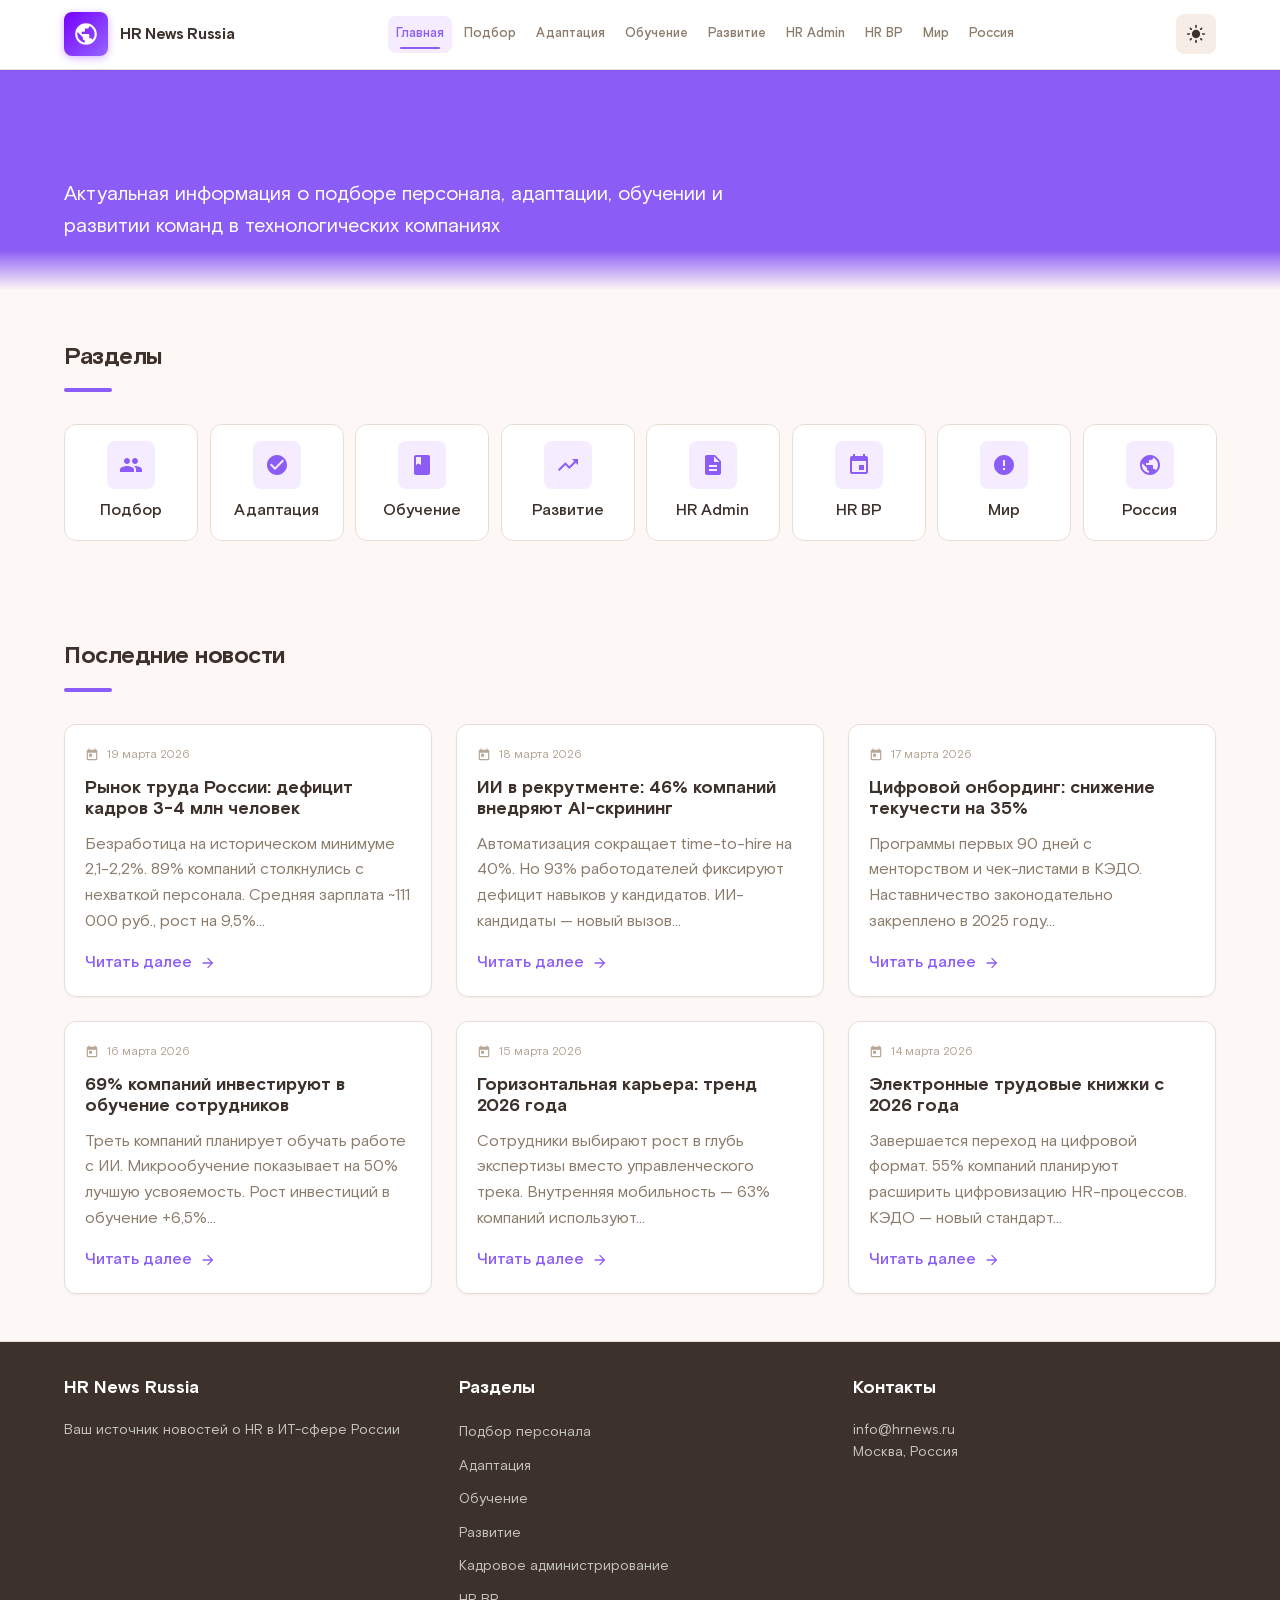
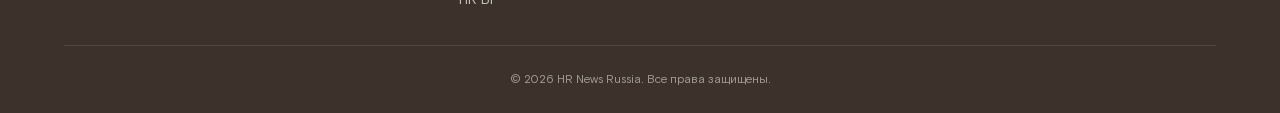
<file: index.html>
<!DOCTYPE html>
<html lang="ru">
<head>
    <meta charset="UTF-8">
    <meta name="viewport" content="width=device-width, initial-scale=1.0">
    <title>HR News Russia — Новости HR в ИТ</title>
    <link rel="stylesheet" href="styles/main.css">
    <link rel="stylesheet" href="styles/animations.css">
    <link rel="preconnect" href="https://fonts.googleapis.com">
    <link rel="preconnect" href="https://fonts.gstatic.com" crossorigin>
    <link href="https://fonts.googleapis.com/css2?family=Inter:wght@300;400;500;600;700&display=swap" rel="stylesheet">
</head>
<body>
    <!-- Header -->
    <header class="header">
        <div class="container">
            <div class="header-content">
                <div class="logo">
                    <div class="logo-icon">
                        <svg viewBox="0 0 24 24" xmlns="http://www.w3.org/2000/svg">
                            <path d="M12 2C6.48 2 2 6.48 2 12s4.48 10 10 10 10-4.48 10-10S17.52 2 12 2zm-1 17.93c-3.95-.49-7-3.85-7-7.93 0-.62.08-1.21.21-1.79L9 15v1c0 1.1.9 2 2 2v1.93zm6.9-2.54c-.26-.81-1-1.39-1.9-1.39h-1v-3c0-.55-.45-1-1-1H8v-2h2c.55 0 1-.45 1-1V7h2c1.1 0 2-.9 2-2v-.41c2.93 1.19 5 4.06 5 7.41 0 2.08-.8 3.97-2.1 5.39z"/>
                        </svg>
                    </div>
                    <span class="logo-text">HR News Russia</span>
                </div>
                <div class="nav-wrapper">
                    <nav class="nav">
                        <a href="index.html" class="nav-link active">Главная</a>
                        <a href="pages/recruitment.html" class="nav-link">Подбор</a>
                        <a href="pages/adaptation.html" class="nav-link">Адаптация</a>
                        <a href="pages/training.html" class="nav-link">Обучение</a>
                        <a href="pages/development.html" class="nav-link">Развитие</a>
                        <a href="pages/hr-admin.html" class="nav-link">HR Admin</a>
                        <a href="pages/hr-bp.html" class="nav-link">HR BP</a>
                        <a href="pages/research.html" class="nav-link">Мир</a>
                        <a href="pages/ru-research.html" class="nav-link">Россия</a>
                    </nav>
                </div>
                <div style="display: flex; gap: 8px; align-items: center;">
                    <button class="theme-toggle" id="themeToggle" aria-label="Переключить тему">
                        <svg class="sun-icon" viewBox="0 0 24 24" xmlns="http://www.w3.org/2000/svg">
                            <path d="M12 7c-2.76 0-5 2.24-5 5s2.24 5 5 5 5-2.24 5-5-2.24-5-5-5zM2 13h2c.55 0 1-.45 1-1s-.45-1-1-1H2c-.55 0-1 .45-1 1s.45 1 1 1zm18 0h2c.55 0 1-.45 1-1s-.45-1-1-1h-2c-.55 0-1 .45-1 1s.45 1 1 1zM11 2v2c0 .55.45 1 1 1s1-.45 1-1V2c0-.55-.45-1-1-1s-1 .45-1 1zm0 18v2c0 .55.45 1 1 1s1-.45 1-1v-2c0-.55-.45-1-1-1s-1 .45-1 1zM5.99 4.58c-.39-.39-1.03-.39-1.41 0-.39.39-.39 1.03 0 1.41l1.06 1.06c.39.39 1.03.39 1.41 0s.39-1.03 0-1.41L5.99 4.58zm12.37 12.37c-.39-.39-1.03-.39-1.41 0-.39.39-.39 1.03 0 1.41l1.06 1.06c.39.39 1.03.39 1.41 0 .39-.39.39-1.03 0-1.41l-1.06-1.06zm1.06-10.96c.39-.39.39-1.03 0-1.41-.39-.39-1.03-.39-1.41 0l-1.06 1.06c-.39.39-.39 1.03 0 1.41s1.03.39 1.41 0l1.06-1.06zM7.05 18.36c.39-.39.39-1.03 0-1.41-.39-.39-1.03-.39-1.41 0l-1.06 1.06c-.39.39-.39 1.03 0 1.41s1.03.39 1.41 0l1.06-1.06z"/>
                        </svg>
                        <svg class="moon-icon" viewBox="0 0 24 24" xmlns="http://www.w3.org/2000/svg" style="display: none;">
                            <path d="M12 3c-4.97 0-9 4.03-9 9s4.03 9 9 9 9-4.03 9-9c0-.46-.04-.92-.1-1.36-.98 1.37-2.58 2.26-4.4 2.26-2.98 0-5.4-2.42-5.4-5.4 0-1.81.89-3.42 2.26-4.4-.44-.06-.9-.1-1.36-.1z"/>
                        </svg>
                    </button>
                    <button class="mobile-menu-btn" aria-label="Меню">
                        <span></span>
                        <span></span>
                        <span></span>
                    </button>
                </div>
            </div>
        </div>
    </header>

    <!-- Hero Section -->
    <section class="hero scroll-animate">
        <div class="container">
            <div class="hero-content">
                <h1 class="hero-title animate-fade-in-up">Новости HR в ИТ-сфере России</h1>
                <p class="hero-subtitle animate-fade-in-up">Актуальная информация о подборе персонала, адаптации, обучении и развитии команд в технологических компаниях</p>
            </div>
        </div>
    </section>

    <!-- Categories Grid -->
    <section class="categories scroll-animate">
        <div class="container">
            <h2 class="section-title animate-fade-in-left">Разделы</h2>
            <div class="categories-grid grid-stagger">
                <a href="pages/recruitment.html" class="category-card">
                    <div class="category-icon">
                        <svg viewBox="0 0 24 24" xmlns="http://www.w3.org/2000/svg">
                            <path d="M16 11c1.66 0 2.99-1.34 2.99-3S17.66 5 16 5c-1.66 0-3 1.34-3 3s1.34 3 3 3zm-8 0c1.66 0 2.99-1.34 2.99-3S9.66 5 8 5C6.34 5 5 6.34 5 8s1.34 3 3 3zm0 2c-2.33 0-7 1.17-7 3.5V19h14v-2.5c0-2.33-4.67-3.5-7-3.5zm8 0c-.29 0-.62.02-.97.05 1.16.84 1.97 1.97 1.97 3.45V19h6v-2.5c0-2.33-4.67-3.5-7-3.5z"/>
                        </svg>
                    </div>
                    <h3 class="category-title">Подбор</h3>
                </a>
                <a href="pages/adaptation.html" class="category-card">
                    <div class="category-icon">
                        <svg viewBox="0 0 24 24" xmlns="http://www.w3.org/2000/svg">
                            <path d="M12 2C6.48 2 2 6.48 2 12s4.48 10 10 10 10-4.48 10-10S17.52 2 12 2zm-2 15l-5-5 1.41-1.41L10 14.17l7.59-7.59L19 8l-9 9z"/>
                        </svg>
                    </div>
                    <h3 class="category-title">Адаптация</h3>
                </a>
                <a href="pages/training.html" class="category-card">
                    <div class="category-icon">
                        <svg viewBox="0 0 24 24" xmlns="http://www.w3.org/2000/svg">
                            <path d="M18 2H6c-1.1 0-2 .9-2 2v16c0 1.1.9 2 2 2h12c1.1 0 2-.9 2-2V4c0-1.1-.9-2-2-2zM6 4h5v8l-2.5-1.5L6 12V4z"/>
                        </svg>
                    </div>
                    <h3 class="category-title">Обучение</h3>
                </a>
                <a href="pages/development.html" class="category-card">
                    <div class="category-icon">
                        <svg viewBox="0 0 24 24" xmlns="http://www.w3.org/2000/svg">
                            <path d="M16 6l2.29 2.29-4.88 4.88-4-4L2 16.59 3.41 18l6-6 4 4 6.3-6.29L22 12V6z"/>
                        </svg>
                    </div>
                    <h3 class="category-title">Развитие</h3>
                </a>
                <a href="pages/hr-admin.html" class="category-card">
                    <div class="category-icon">
                        <svg viewBox="0 0 24 24" xmlns="http://www.w3.org/2000/svg">
                            <path d="M14 2H6c-1.1 0-1.99.9-1.99 2L4 20c0 1.1.89 2 1.99 2H18c1.1 0 2-.9 2-2V8l-6-6zm2 16H8v-2h8v2zm0-4H8v-2h8v2zm-3-5V3.5L18.5 9H13z"/>
                        </svg>
                    </div>
                    <h3 class="category-title">HR Admin</h3>
                </a>
                <a href="pages/hr-bp.html" class="category-card">
                    <div class="category-icon">
                        <svg viewBox="0 0 24 24" xmlns="http://www.w3.org/2000/svg">
                            <path d="M17 12h-5v5h5v-5zM16 1v2H8V1H6v2H5c-1.11 0-1.99.9-1.99 2L3 19c0 1.1.89 2 2 2h14c1.1 0 2-.9 2-2V5c0-1.1-.9-2-2-2h-1V1h-2zm1 18H5V8h14v11z"/>
                        </svg>
                    </div>
                    <h3 class="category-title">HR BP</h3>
                </a>
                <a href="pages/research.html" class="category-card">
                    <div class="category-icon">
                        <svg viewBox="0 0 24 24" xmlns="http://www.w3.org/2000/svg">
                            <path d="M12 2C6.48 2 2 6.48 2 12s4.48 10 10 10 10-4.48 10-10S17.52 2 12 2zm1 15h-2v-2h2v2zm0-4h-2V7h2v6z"/>
                        </svg>
                    </div>
                    <h3 class="category-title">Мир</h3>
                </a>
                <a href="pages/ru-research.html" class="category-card">
                    <div class="category-icon">
                        <svg viewBox="0 0 24 24" xmlns="http://www.w3.org/2000/svg">
                            <path d="M12 2C6.48 2 2 6.48 2 12s4.48 10 10 10 10-4.48 10-10S17.52 2 12 2zm-1 17.93c-3.95-.49-7-3.85-7-7.93 0-.62.08-1.21.21-1.79L9 15v1c0 1.1.9 2 2 2v1.93zm6.9-2.54c-.26-.81-1-1.39-1.9-1.39h-1v-3c0-.55-.45-1-1-1H8v-2h2c.55 0 1-.45 1-1V7h2c1.1 0 2-.9 2-2v-.41c2.93 1.19 5 4.06 5 7.41 0 2.08-.8 3.97-2.1 5.39z"/>
                        </svg>
                    </div>
                    <h3 class="category-title">Россия</h3>
                </a>
            </div>
        </div>
    </section>

    <!-- Latest News -->
    <section class="latest-news scroll-animate">
        <div class="container">
            <h2 class="section-title animate-fade-in-left">Последние новости</h2>
            <div class="news-grid grid-stagger">
                <article class="news-card hover-lift">
                    <div class="news-date">
                        <svg viewBox="0 0 24 24" xmlns="http://www.w3.org/2000/svg">
                            <path d="M19 3h-1V1h-2v2H8V1H6v2H5c-1.11 0-1.99.9-1.99 2L3 19c0 1.1.89 2 2 2h14c1.1 0 2-.9 2-2V5c0-1.1-.9-2-2-2zm0 16H5V8h14v11zM7 10h5v5H7z"/>
                        </svg>
                        19 марта 2026
                    </div>
                    <h3 class="news-title hover-text-gradient">Рынок труда России: дефицит кадров 3-4 млн человек</h3>
                    <p class="news-excerpt">Безработица на историческом минимуме 2,1-2,2%. 89% компаний столкнулись с нехваткой персонала. Средняя зарплата ~111 000 руб., рост на 9,5%...</p>
                    <a href="pages/recruitment.html" class="news-link">
                        Читать далее
                        <svg viewBox="0 0 24 24" xmlns="http://www.w3.org/2000/svg">
                            <path d="M12 4l-1.41 1.41L16.17 11H4v2h12.17l-5.58 5.59L12 20l8-8z"/>
                        </svg>
                    </a>
                </article>
                <article class="news-card hover-lift">
                    <div class="news-date">
                        <svg viewBox="0 0 24 24" xmlns="http://www.w3.org/2000/svg">
                            <path d="M19 3h-1V1h-2v2H8V1H6v2H5c-1.11 0-1.99.9-1.99 2L3 19c0 1.1.89 2 2 2h14c1.1 0 2-.9 2-2V5c0-1.1-.9-2-2-2zm0 16H5V8h14v11zM7 10h5v5H7z"/>
                        </svg>
                        18 марта 2026
                    </div>
                    <h3 class="news-title hover-text-gradient">ИИ в рекрутменте: 46% компаний внедряют AI-скрининг</h3>
                    <p class="news-excerpt">Автоматизация сокращает time-to-hire на 40%. Но 93% работодателей фиксируют дефицит навыков у кандидатов. ИИ-кандидаты — новый вызов...</p>
                    <a href="pages/recruitment.html" class="news-link">
                        Читать далее
                        <svg viewBox="0 0 24 24" xmlns="http://www.w3.org/2000/svg">
                            <path d="M12 4l-1.41 1.41L16.17 11H4v2h12.17l-5.58 5.59L12 20l8-8z"/>
                        </svg>
                    </a>
                </article>
                <article class="news-card hover-lift">
                    <div class="news-date">
                        <svg viewBox="0 0 24 24" xmlns="http://www.w3.org/2000/svg">
                            <path d="M19 3h-1V1h-2v2H8V1H6v2H5c-1.11 0-1.99.9-1.99 2L3 19c0 1.1.89 2 2 2h14c1.1 0 2-.9 2-2V5c0-1.1-.9-2-2-2zm0 16H5V8h14v11zM7 10h5v5H7z"/>
                        </svg>
                        17 марта 2026
                    </div>
                    <h3 class="news-title hover-text-gradient">Цифровой онбординг: снижение текучести на 35%</h3>
                    <p class="news-excerpt">Программы первых 90 дней с менторством и чек-листами в КЭДО. Наставничество законодательно закреплено в 2025 году...</p>
                    <a href="pages/adaptation.html" class="news-link">
                        Читать далее
                        <svg viewBox="0 0 24 24" xmlns="http://www.w3.org/2000/svg">
                            <path d="M12 4l-1.41 1.41L16.17 11H4v2h12.17l-5.58 5.59L12 20l8-8z"/>
                        </svg>
                    </a>
                </article>
                <article class="news-card hover-lift">
                    <div class="news-date">
                        <svg viewBox="0 0 24 24" xmlns="http://www.w3.org/2000/svg">
                            <path d="M19 3h-1V1h-2v2H8V1H6v2H5c-1.11 0-1.99.9-1.99 2L3 19c0 1.1.89 2 2 2h14c1.1 0 2-.9 2-2V5c0-1.1-.9-2-2-2zm0 16H5V8h14v11zM7 10h5v5H7z"/>
                        </svg>
                        16 марта 2026
                    </div>
                    <h3 class="news-title hover-text-gradient">69% компаний инвестируют в обучение сотрудников</h3>
                    <p class="news-excerpt">Треть компаний планирует обучать работе с ИИ. Микрообучение показывает на 50% лучшую усвояемость. Рост инвестиций в обучение +6,5%...</p>
                    <a href="pages/training.html" class="news-link">
                        Читать далее
                        <svg viewBox="0 0 24 24" xmlns="http://www.w3.org/2000/svg">
                            <path d="M12 4l-1.41 1.41L16.17 11H4v2h12.17l-5.58 5.59L12 20l8-8z"/>
                        </svg>
                    </a>
                </article>
                <article class="news-card hover-lift">
                    <div class="news-date">
                        <svg viewBox="0 0 24 24" xmlns="http://www.w3.org/2000/svg">
                            <path d="M19 3h-1V1h-2v2H8V1H6v2H5c-1.11 0-1.99.9-1.99 2L3 19c0 1.1.89 2 2 2h14c1.1 0 2-.9 2-2V5c0-1.1-.9-2-2-2zm0 16H5V8h14v11zM7 10h5v5H7z"/>
                        </svg>
                        15 марта 2026
                    </div>
                    <h3 class="news-title hover-text-gradient">Горизонтальная карьера: тренд 2026 года</h3>
                    <p class="news-excerpt">Сотрудники выбирают рост в глубь экспертизы вместо управленческого трека. Внутренняя мобильность — 63% компаний используют...</p>
                    <a href="pages/development.html" class="news-link">
                        Читать далее
                        <svg viewBox="0 0 24 24" xmlns="http://www.w3.org/2000/svg">
                            <path d="M12 4l-1.41 1.41L16.17 11H4v2h12.17l-5.58 5.59L12 20l8-8z"/>
                        </svg>
                    </a>
                </article>
                <article class="news-card hover-lift">
                    <div class="news-date">
                        <svg viewBox="0 0 24 24" xmlns="http://www.w3.org/2000/svg">
                            <path d="M19 3h-1V1h-2v2H8V1H6v2H5c-1.11 0-1.99.9-1.99 2L3 19c0 1.1.89 2 2 2h14c1.1 0 2-.9 2-2V5c0-1.1-.9-2-2-2zm0 16H5V8h14v11zM7 10h5v5H7z"/>
                        </svg>
                        14 марта 2026
                    </div>
                    <h3 class="news-title hover-text-gradient">Электронные трудовые книжки с 2026 года</h3>
                    <p class="news-excerpt">Завершается переход на цифровой формат. 55% компаний планируют расширить цифровизацию HR-процессов. КЭДО — новый стандарт...</p>
                    <a href="pages/hr-admin.html" class="news-link">
                        Читать далее
                        <svg viewBox="0 0 24 24" xmlns="http://www.w3.org/2000/svg">
                            <path d="M12 4l-1.41 1.41L16.17 11H4v2h12.17l-5.58 5.59L12 20l8-8z"/>
                        </svg>
                    </a>
                </article>
            </div>
        </div>
    </section>

    <!-- Footer -->
    <footer class="footer">
        <div class="container">
            <div class="footer-content">
                <div class="footer-section">
                    <h4>HR News Russia</h4>
                    <p>Ваш источник новостей о HR в ИТ-сфере России</p>
                </div>
                <div class="footer-section">
                    <h4>Разделы</h4>
                    <ul>
                        <li><a href="pages/recruitment.html">Подбор персонала</a></li>
                        <li><a href="pages/adaptation.html">Адаптация</a></li>
                        <li><a href="pages/training.html">Обучение</a></li>
                        <li><a href="pages/development.html">Развитие</a></li>
                        <li><a href="pages/hr-admin.html">Кадровое администрирование</a></li>
                        <li><a href="pages/hr-bp.html">HR BP</a></li>
                    </ul>
                </div>
                <div class="footer-section">
                    <h4>Контакты</h4>
                    <p>info@hrnews.ru</p>
                    <p>Москва, Россия</p>
                </div>
            </div>
            <div class="footer-bottom">
                <p>&copy; 2026 HR News Russia. Все права защищены.</p>
            </div>
        </div>
    </footer>

    <script src="scripts/main.js"></script>
</body>
</html>
</file>
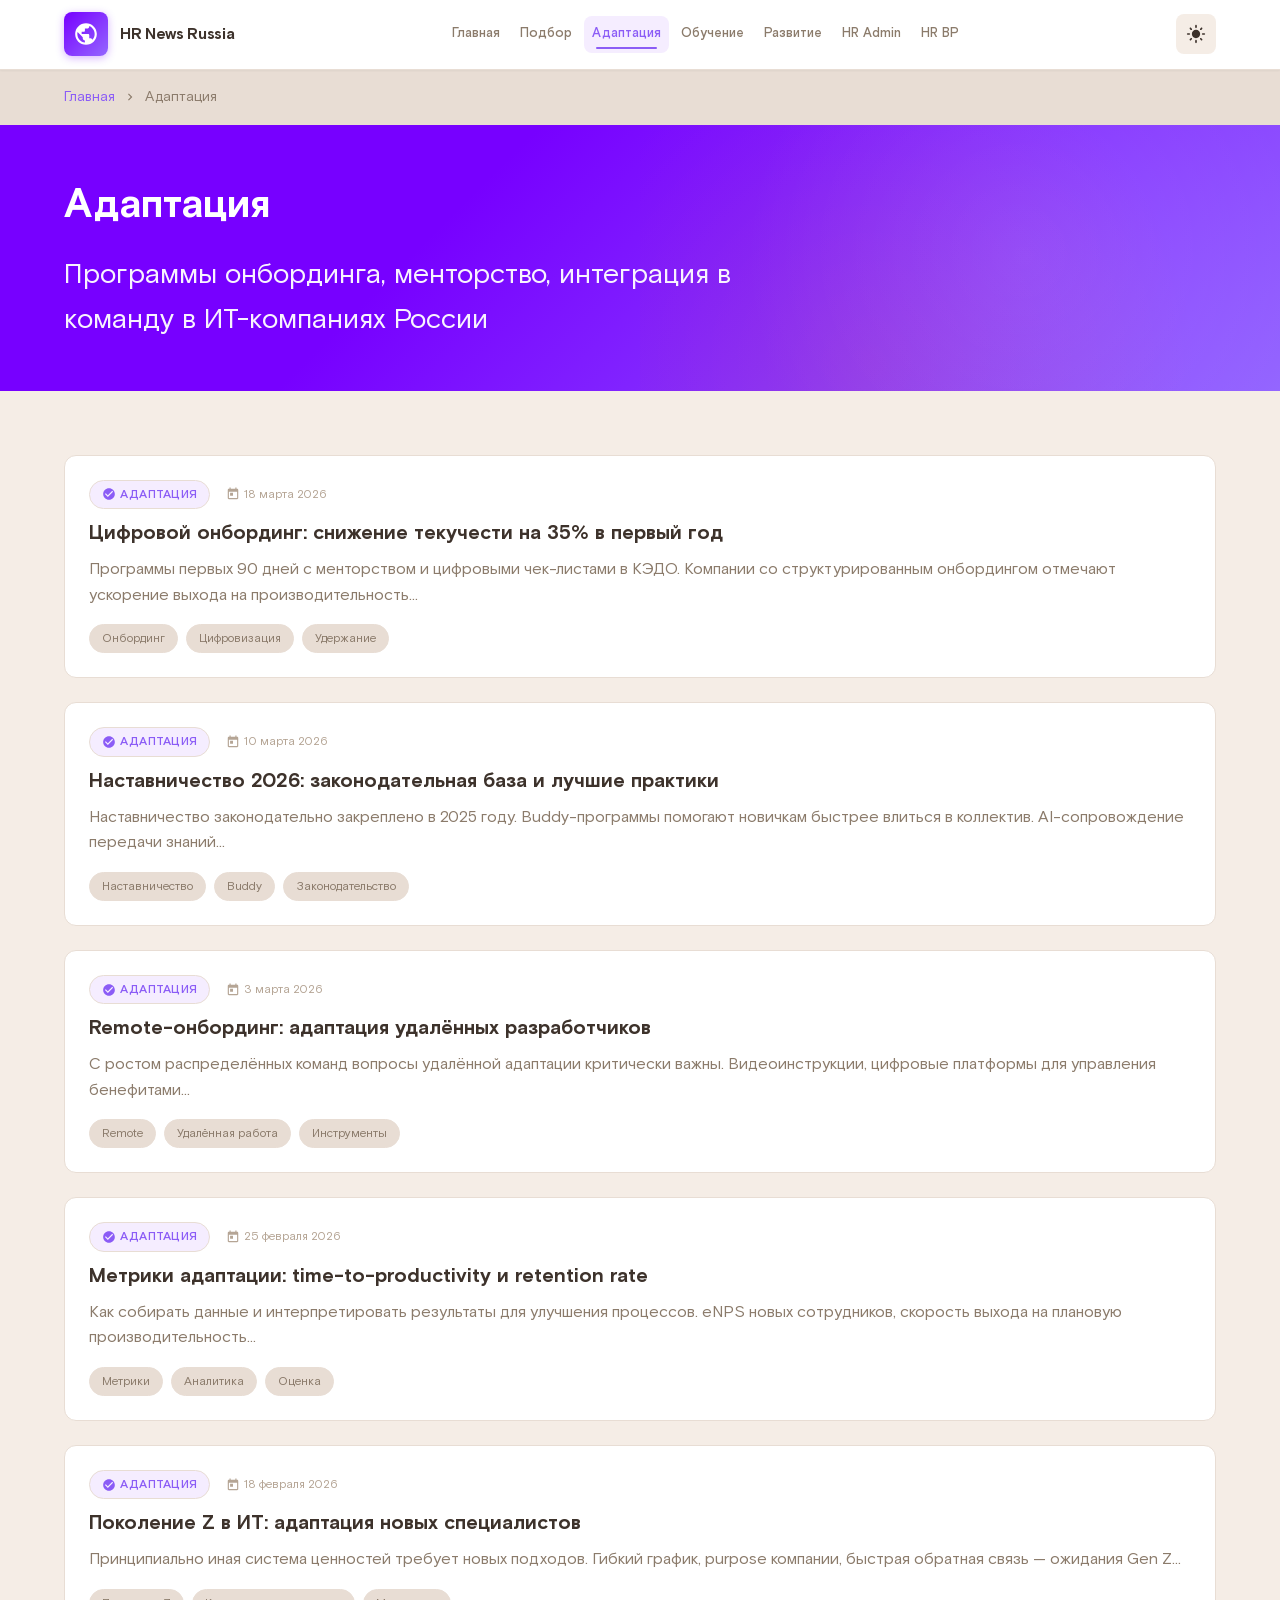
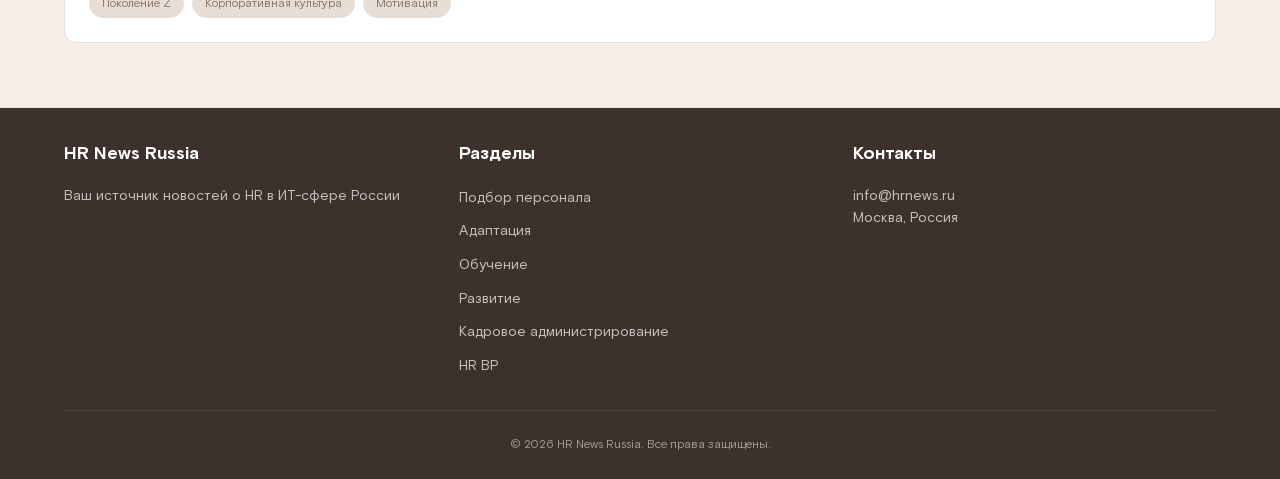
<file: pages/adaptation.html>
<!DOCTYPE html>
<html lang="ru">
<head>
    <meta charset="UTF-8">
    <meta name="viewport" content="width=device-width, initial-scale=1.0">
    <title>Адаптация — HR News Russia</title>
    <link rel="stylesheet" href="../styles/main.css">
    <link rel="preconnect" href="https://fonts.googleapis.com">
    <link rel="preconnect" href="https://fonts.gstatic.com" crossorigin>
    <link href="https://fonts.googleapis.com/css2?family=Inter:wght@300;400;500;600;700&display=swap" rel="stylesheet">
</head>
<body>
    <!-- Header -->
    <header class="header">
        <div class="container">
            <div class="header-content">
                <div class="logo" style="cursor: pointer;" onclick="window.location.href='../index.html'">
                    <div class="logo-icon">
                        <svg viewBox="0 0 24 24" xmlns="http://www.w3.org/2000/svg">
                            <path d="M12 2C6.48 2 2 6.48 2 12s4.48 10 10 10 10-4.48 10-10S17.52 2 12 2zm-1 17.93c-3.95-.49-7-3.85-7-7.93 0-.62.08-1.21.21-1.79L9 15v1c0 1.1.9 2 2 2v1.93zm6.9-2.54c-.26-.81-1-1.39-1.9-1.39h-1v-3c0-.55-.45-1-1-1H8v-2h2c.55 0 1-.45 1-1V7h2c1.1 0 2-.9 2-2v-.41c2.93 1.19 5 4.06 5 7.41 0 2.08-.8 3.97-2.1 5.39z"/>
                        </svg>
                    </div>
                    <span class="logo-text">HR News Russia</span>
                </div>
                <div class="nav-wrapper">
                    <nav class="nav">
                        <a href="../index.html" class="nav-link">Главная</a>
                        <a href="recruitment.html" class="nav-link">Подбор</a>
                        <a href="adaptation.html" class="nav-link active">Адаптация</a>
                        <a href="training.html" class="nav-link">Обучение</a>
                        <a href="development.html" class="nav-link">Развитие</a>
                        <a href="hr-admin.html" class="nav-link">HR Admin</a>
                        <a href="hr-bp.html" class="nav-link">HR BP</a>
                    </nav>
                </div>
                <div style="display: flex; gap: 8px; align-items: center;">
                    <button class="theme-toggle" id="themeToggle" aria-label="Переключить тему">
                        <svg class="sun-icon" viewBox="0 0 24 24" xmlns="http://www.w3.org/2000/svg">
                            <path d="M12 7c-2.76 0-5 2.24-5 5s2.24 5 5 5 5-2.24 5-5-2.24-5-5-5zM2 13h2c.55 0 1-.45 1-1s-.45-1-1-1H2c-.55 0-1 .45-1 1s.45 1 1 1zm18 0h2c.55 0 1-.45 1-1s-.45-1-1-1h-2c-.55 0-1 .45-1 1s.45 1 1 1zM11 2v2c0 .55.45 1 1 1s1-.45 1-1V2c0-.55-.45-1-1-1s-1 .45-1 1zm0 18v2c0 .55.45 1 1 1s1-.45 1-1v-2c0-.55-.45-1-1-1s-1 .45-1 1zM5.99 4.58c-.39-.39-1.03-.39-1.41 0-.39.39-.39 1.03 0 1.41l1.06 1.06c.39.39 1.03.39 1.41 0s.39-1.03 0-1.41L5.99 4.58zm12.37 12.37c-.39-.39-1.03-.39-1.41 0-.39.39-.39 1.03 0 1.41l1.06 1.06c.39.39 1.03.39 1.41 0 .39-.39.39-1.03 0-1.41l-1.06-1.06zm1.06-10.96c.39-.39.39-1.03 0-1.41-.39-.39-1.03-.39-1.41 0l-1.06 1.06c-.39.39-.39 1.03 0 1.41s1.03.39 1.41 0l1.06-1.06zM7.05 18.36c.39-.39.39-1.03 0-1.41-.39-.39-1.03-.39-1.41 0l-1.06 1.06c-.39.39-.39 1.03 0 1.41s1.03.39 1.41 0l1.06-1.06z"/>
                        </svg>
                        <svg class="moon-icon" viewBox="0 0 24 24" xmlns="http://www.w3.org/2000/svg" style="display: none;">
                            <path d="M12 3c-4.97 0-9 4.03-9 9s4.03 9 9 9 9-4.03 9-9c0-.46-.04-.92-.1-1.36-.98 1.37-2.58 2.26-4.4 2.26-2.98 0-5.4-2.42-5.4-5.4 0-1.81.89-3.42 2.26-4.4-.44-.06-.9-.1-1.36-.1z"/>
                        </svg>
                    </button>
                    <button class="mobile-menu-btn" aria-label="Меню">
                        <span></span>
                        <span></span>
                        <span></span>
                    </button>
                </div>
            </div>
        </div>
    </header>

    <!-- Breadcrumbs -->
    <div class="breadcrumbs">
        <div class="container">
            <ul class="breadcrumbs-list">
                <li><a href="../index.html">Главная</a></li>
                <li>
                    <svg viewBox="0 0 24 24" xmlns="http://www.w3.org/2000/svg">
                        <path d="M10 6L8.59 7.41 13.17 12l-4.58 4.59L10 18l6-6z"/>
                    </svg>
                </li>
                <li>Адаптация</li>
            </ul>
        </div>
    </div>

    <!-- Page Header -->
    <section class="page-header">
        <div class="container">
            <h1 class="page-title">Адаптация</h1>
            <p class="page-description">Программы онбординга, менторство, интеграция в команду в ИТ-компаниях России</p>
        </div>
    </section>

    <!-- Page Content -->
    <section class="page-content">
        <div class="container">
            <div class="articles-list">
                <article class="article-card animate-fade-in-up">
                    <div class="article-meta">
                        <span class="article-category">
                            <svg viewBox="0 0 24 24" xmlns="http://www.w3.org/2000/svg">
                                <path d="M12 2C6.48 2 2 6.48 2 12s4.48 10 10 10 10-4.48 10-10S17.52 2 12 2zm-2 15l-5-5 1.41-1.41L10 14.17l7.59-7.59L19 8l-9 9z"/>
                            </svg>
                            Адаптация
                        </span>
                        <span class="article-date">
                            <svg viewBox="0 0 24 24" xmlns="http://www.w3.org/2000/svg">
                                <path d="M19 3h-1V1h-2v2H8V1H6v2H5c-1.11 0-1.99.9-1.99 2L3 19c0 1.1.89 2 2 2h14c1.1 0 2-.9 2-2V5c0-1.1-.9-2-2-2zm0 16H5V8h14v11zM7 10h5v5H7z"/>
                            </svg>
                            18 марта 2026
                        </span>
                    </div>
                    <h2 class="article-title">Цифровой онбординг: снижение текучести на 35% в первый год</h2>
                    <p class="article-excerpt">Программы первых 90 дней с менторством и цифровыми чек-листами в КЭДО. Компании со структурированным онбордингом отмечают ускорение выхода на производительность...</p>
                    <div class="article-tags">
                        <span class="article-tag">Онбординг</span>
                        <span class="article-tag">Цифровизация</span>
                        <span class="article-tag">Удержание</span>
                    </div>
                </article>

                <article class="article-card animate-fade-in-up">
                    <div class="article-meta">
                        <span class="article-category">
                            <svg viewBox="0 0 24 24" xmlns="http://www.w3.org/2000/svg">
                                <path d="M12 2C6.48 2 2 6.48 2 12s4.48 10 10 10 10-4.48 10-10S17.52 2 12 2zm-2 15l-5-5 1.41-1.41L10 14.17l7.59-7.59L19 8l-9 9z"/>
                            </svg>
                            Адаптация
                        </span>
                        <span class="article-date">
                            <svg viewBox="0 0 24 24" xmlns="http://www.w3.org/2000/svg">
                                <path d="M19 3h-1V1h-2v2H8V1H6v2H5c-1.11 0-1.99.9-1.99 2L3 19c0 1.1.89 2 2 2h14c1.1 0 2-.9 2-2V5c0-1.1-.9-2-2-2zm0 16H5V8h14v11zM7 10h5v5H7z"/>
                            </svg>
                            10 марта 2026
                        </span>
                    </div>
                    <h2 class="article-title">Наставничество 2026: законодательная база и лучшие практики</h2>
                    <p class="article-excerpt">Наставничество законодательно закреплено в 2025 году. Buddy-программы помогают новичкам быстрее влиться в коллектив. AI-сопровождение передачи знаний...</p>
                    <div class="article-tags">
                        <span class="article-tag">Наставничество</span>
                        <span class="article-tag">Buddy</span>
                        <span class="article-tag">Законодательство</span>
                    </div>
                </article>

                <article class="article-card animate-fade-in-up">
                    <div class="article-meta">
                        <span class="article-category">
                            <svg viewBox="0 0 24 24" xmlns="http://www.w3.org/2000/svg">
                                <path d="M12 2C6.48 2 2 6.48 2 12s4.48 10 10 10 10-4.48 10-10S17.52 2 12 2zm-2 15l-5-5 1.41-1.41L10 14.17l7.59-7.59L19 8l-9 9z"/>
                            </svg>
                            Адаптация
                        </span>
                        <span class="article-date">
                            <svg viewBox="0 0 24 24" xmlns="http://www.w3.org/2000/svg">
                                <path d="M19 3h-1V1h-2v2H8V1H6v2H5c-1.11 0-1.99.9-1.99 2L3 19c0 1.1.89 2 2 2h14c1.1 0 2-.9 2-2V5c0-1.1-.9-2-2-2zm0 16H5V8h14v11zM7 10h5v5H7z"/>
                            </svg>
                            3 марта 2026
                        </span>
                    </div>
                    <h2 class="article-title">Remote-онбординг: адаптация удалённых разработчиков</h2>
                    <p class="article-excerpt">С ростом распределённых команд вопросы удалённой адаптации критически важны. Видеоинструкции, цифровые платформы для управления бенефитами...</p>
                    <div class="article-tags">
                        <span class="article-tag">Remote</span>
                        <span class="article-tag">Удалённая работа</span>
                        <span class="article-tag">Инструменты</span>
                    </div>
                </article>

                <article class="article-card animate-fade-in-up">
                    <div class="article-meta">
                        <span class="article-category">
                            <svg viewBox="0 0 24 24" xmlns="http://www.w3.org/2000/svg">
                                <path d="M12 2C6.48 2 2 6.48 2 12s4.48 10 10 10 10-4.48 10-10S17.52 2 12 2zm-2 15l-5-5 1.41-1.41L10 14.17l7.59-7.59L19 8l-9 9z"/>
                            </svg>
                            Адаптация
                        </span>
                        <span class="article-date">
                            <svg viewBox="0 0 24 24" xmlns="http://www.w3.org/2000/svg">
                                <path d="M19 3h-1V1h-2v2H8V1H6v2H5c-1.11 0-1.99.9-1.99 2L3 19c0 1.1.89 2 2 2h14c1.1 0 2-.9 2-2V5c0-1.1-.9-2-2-2zm0 16H5V8h14v11zM7 10h5v5H7z"/>
                            </svg>
                            25 февраля 2026
                        </span>
                    </div>
                    <h2 class="article-title">Метрики адаптации: time-to-productivity и retention rate</h2>
                    <p class="article-excerpt">Как собирать данные и интерпретировать результаты для улучшения процессов. eNPS новых сотрудников, скорость выхода на плановую производительность...</p>
                    <div class="article-tags">
                        <span class="article-tag">Метрики</span>
                        <span class="article-tag">Аналитика</span>
                        <span class="article-tag">Оценка</span>
                    </div>
                </article>

                <article class="article-card animate-fade-in-up">
                    <div class="article-meta">
                        <span class="article-category">
                            <svg viewBox="0 0 24 24" xmlns="http://www.w3.org/2000/svg">
                                <path d="M12 2C6.48 2 2 6.48 2 12s4.48 10 10 10 10-4.48 10-10S17.52 2 12 2zm-2 15l-5-5 1.41-1.41L10 14.17l7.59-7.59L19 8l-9 9z"/>
                            </svg>
                            Адаптация
                        </span>
                        <span class="article-date">
                            <svg viewBox="0 0 24 24" xmlns="http://www.w3.org/2000/svg">
                                <path d="M19 3h-1V1h-2v2H8V1H6v2H5c-1.11 0-1.99.9-1.99 2L3 19c0 1.1.89 2 2 2h14c1.1 0 2-.9 2-2V5c0-1.1-.9-2-2-2zm0 16H5V8h14v11zM7 10h5v5H7z"/>
                            </svg>
                            18 февраля 2026
                        </span>
                    </div>
                    <h2 class="article-title">Поколение Z в ИТ: адаптация новых специалистов</h2>
                    <p class="article-excerpt">Принципиально иная система ценностей требует новых подходов. Гибкий график, purpose компании, быстрая обратная связь — ожидания Gen Z...</p>
                    <div class="article-tags">
                        <span class="article-tag">Поколение Z</span>
                        <span class="article-tag">Корпоративная культура</span>
                        <span class="article-tag">Мотивация</span>
                    </div>
                </article>
            </div>
        </div>
    </section>

    <!-- Footer -->
    <footer class="footer">
        <div class="container">
            <div class="footer-content">
                <div class="footer-section">
                    <h4>HR News Russia</h4>
                    <p>Ваш источник новостей о HR в ИТ-сфере России</p>
                </div>
                <div class="footer-section">
                    <h4>Разделы</h4>
                    <ul>
                        <li><a href="recruitment.html">Подбор персонала</a></li>
                        <li><a href="adaptation.html">Адаптация</a></li>
                        <li><a href="training.html">Обучение</a></li>
                        <li><a href="development.html">Развитие</a></li>
                        <li><a href="hr-admin.html">Кадровое администрирование</a></li>
                        <li><a href="hr-bp.html">HR BP</a></li>
                    </ul>
                </div>
                <div class="footer-section">
                    <h4>Контакты</h4>
                    <p>info@hrnews.ru</p>
                    <p>Москва, Россия</p>
                </div>
            </div>
            <div class="footer-bottom">
                <p>&copy; 2026 HR News Russia. Все права защищены.</p>
            </div>
        </div>
    </footer>

    <script src="../scripts/main.js"></script>
</body>
</html>
</file>
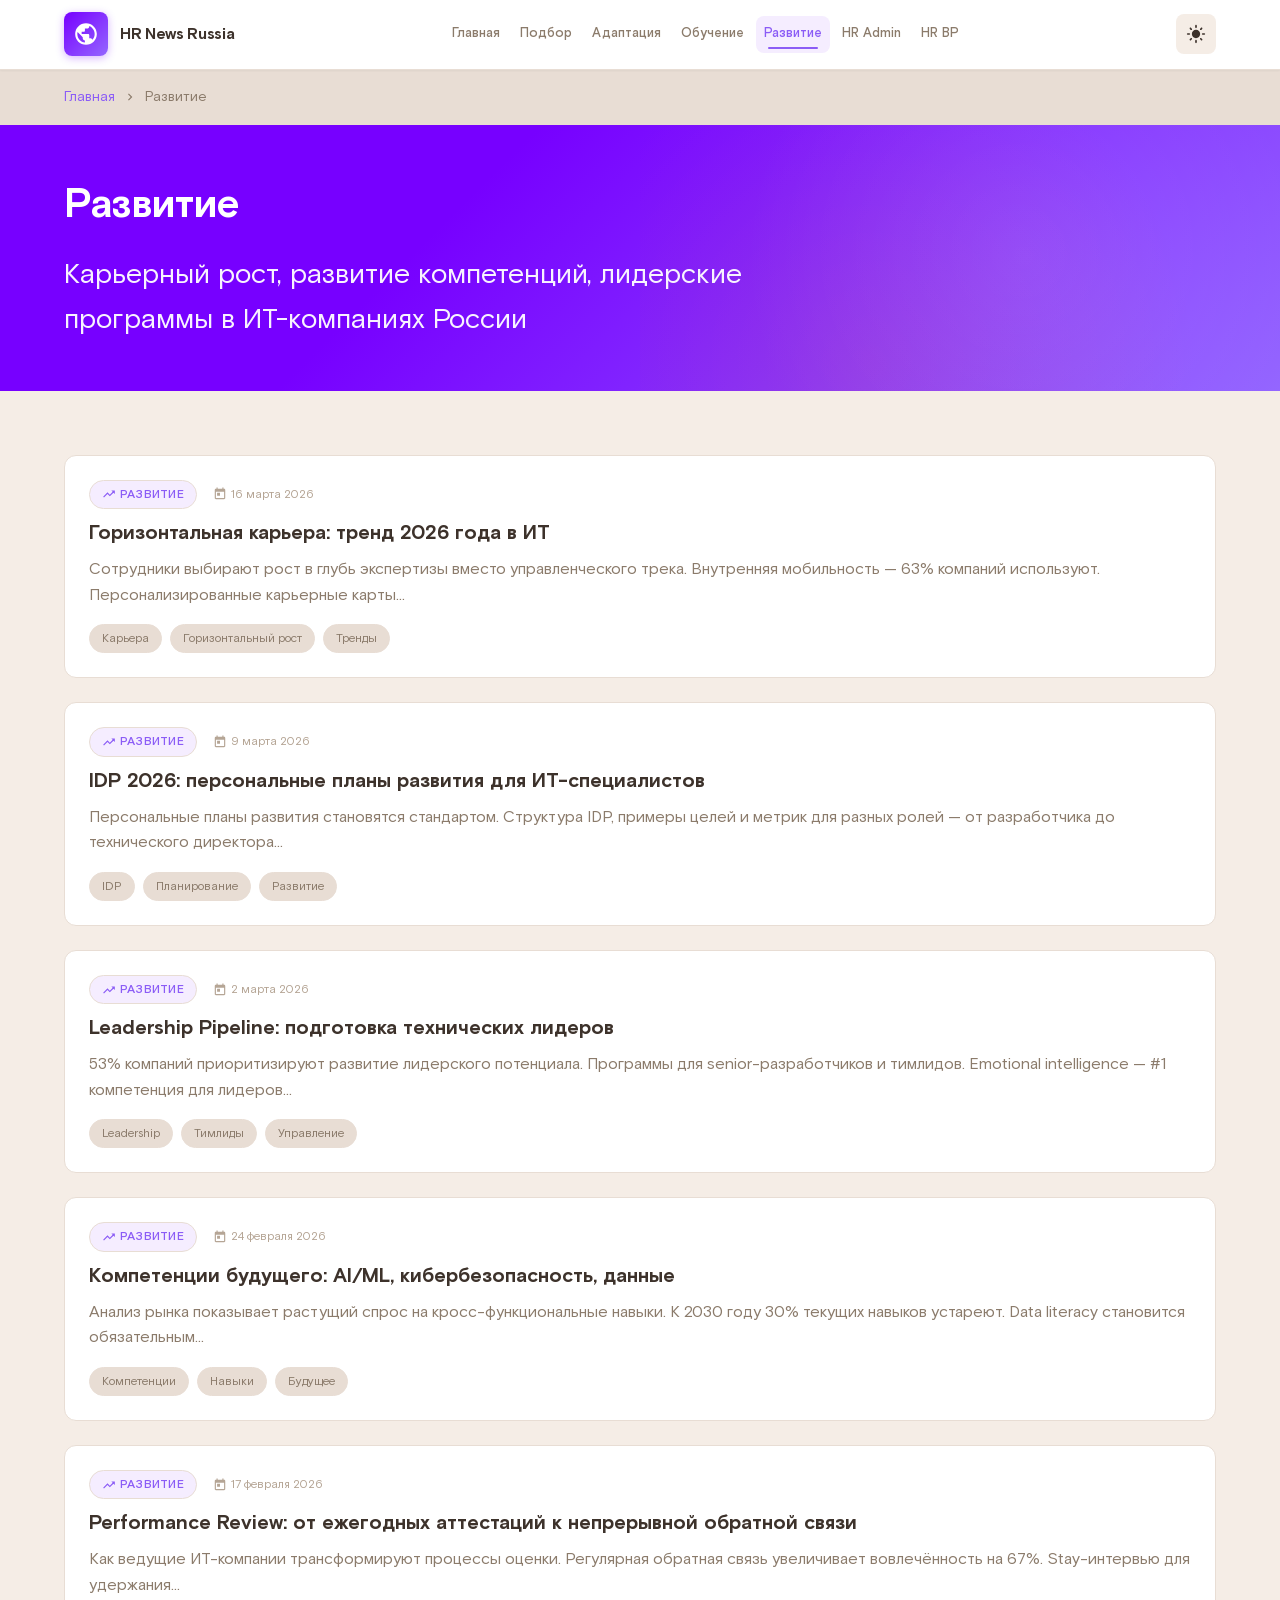
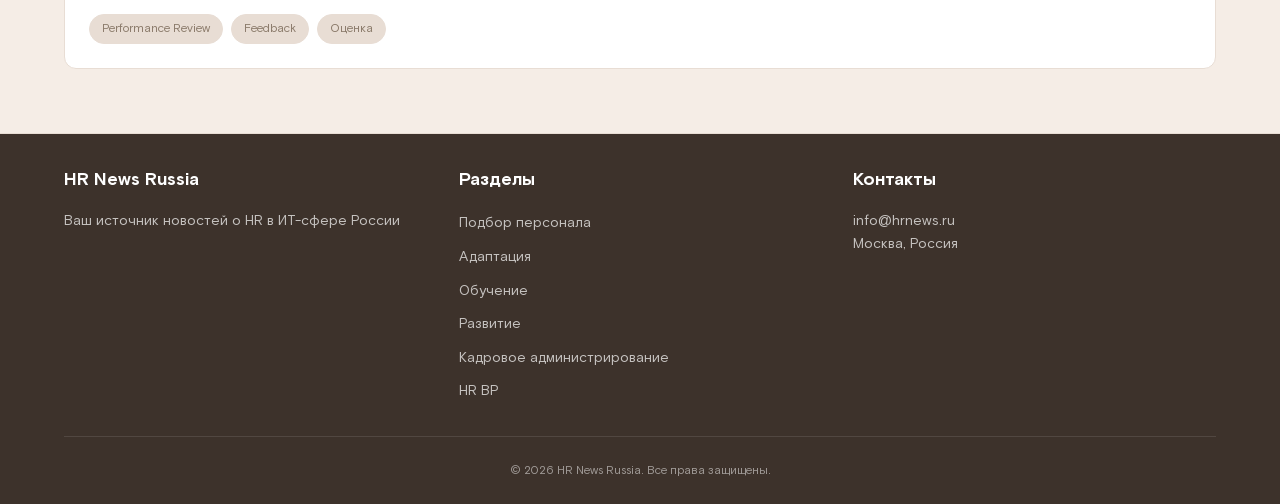
<file: pages/development.html>
<!DOCTYPE html>
<html lang="ru">
<head>
    <meta charset="UTF-8">
    <meta name="viewport" content="width=device-width, initial-scale=1.0">
    <title>Развитие — HR News Russia</title>
    <link rel="stylesheet" href="../styles/main.css">
    <link rel="preconnect" href="https://fonts.googleapis.com">
    <link rel="preconnect" href="https://fonts.gstatic.com" crossorigin>
    <link href="https://fonts.googleapis.com/css2?family=Inter:wght@300;400;500;600;700&display=swap" rel="stylesheet">
</head>
<body>
    <!-- Header -->
    <header class="header">
        <div class="container">
            <div class="header-content">
                <div class="logo" style="cursor: pointer;" onclick="window.location.href='../index.html'">
                    <div class="logo-icon">
                        <svg viewBox="0 0 24 24" xmlns="http://www.w3.org/2000/svg">
                            <path d="M12 2C6.48 2 2 6.48 2 12s4.48 10 10 10 10-4.48 10-10S17.52 2 12 2zm-1 17.93c-3.95-.49-7-3.85-7-7.93 0-.62.08-1.21.21-1.79L9 15v1c0 1.1.9 2 2 2v1.93zm6.9-2.54c-.26-.81-1-1.39-1.9-1.39h-1v-3c0-.55-.45-1-1-1H8v-2h2c.55 0 1-.45 1-1V7h2c1.1 0 2-.9 2-2v-.41c2.93 1.19 5 4.06 5 7.41 0 2.08-.8 3.97-2.1 5.39z"/>
                        </svg>
                    </div>
                    <span class="logo-text">HR News Russia</span>
                </div>
                <div class="nav-wrapper">
                    <nav class="nav">
                        <a href="../index.html" class="nav-link">Главная</a>
                        <a href="recruitment.html" class="nav-link">Подбор</a>
                        <a href="adaptation.html" class="nav-link">Адаптация</a>
                        <a href="training.html" class="nav-link">Обучение</a>
                        <a href="development.html" class="nav-link active">Развитие</a>
                        <a href="hr-admin.html" class="nav-link">HR Admin</a>
                        <a href="hr-bp.html" class="nav-link">HR BP</a>
                    </nav>
                </div>
                <div style="display: flex; gap: 8px; align-items: center;">
                    <button class="theme-toggle" id="themeToggle" aria-label="Переключить тему">
                        <svg class="sun-icon" viewBox="0 0 24 24" xmlns="http://www.w3.org/2000/svg">
                            <path d="M12 7c-2.76 0-5 2.24-5 5s2.24 5 5 5 5-2.24 5-5-2.24-5-5-5zM2 13h2c.55 0 1-.45 1-1s-.45-1-1-1H2c-.55 0-1 .45-1 1s.45 1 1 1zm18 0h2c.55 0 1-.45 1-1s-.45-1-1-1h-2c-.55 0-1 .45-1 1s.45 1 1 1zM11 2v2c0 .55.45 1 1 1s1-.45 1-1V2c0-.55-.45-1-1-1s-1 .45-1 1zm0 18v2c0 .55.45 1 1 1s1-.45 1-1v-2c0-.55-.45-1-1-1s-1 .45-1 1zM5.99 4.58c-.39-.39-1.03-.39-1.41 0-.39.39-.39 1.03 0 1.41l1.06 1.06c.39.39 1.03.39 1.41 0s.39-1.03 0-1.41L5.99 4.58zm12.37 12.37c-.39-.39-1.03-.39-1.41 0-.39.39-.39 1.03 0 1.41l1.06 1.06c.39.39 1.03.39 1.41 0 .39-.39.39-1.03 0-1.41l-1.06-1.06zm1.06-10.96c.39-.39.39-1.03 0-1.41-.39-.39-1.03-.39-1.41 0l-1.06 1.06c-.39.39-.39 1.03 0 1.41s1.03.39 1.41 0l1.06-1.06zM7.05 18.36c.39-.39.39-1.03 0-1.41-.39-.39-1.03-.39-1.41 0l-1.06 1.06c-.39.39-.39 1.03 0 1.41s1.03.39 1.41 0l1.06-1.06z"/>
                        </svg>
                        <svg class="moon-icon" viewBox="0 0 24 24" xmlns="http://www.w3.org/2000/svg" style="display: none;">
                            <path d="M12 3c-4.97 0-9 4.03-9 9s4.03 9 9 9 9-4.03 9-9c0-.46-.04-.92-.1-1.36-.98 1.37-2.58 2.26-4.4 2.26-2.98 0-5.4-2.42-5.4-5.4 0-1.81.89-3.42 2.26-4.4-.44-.06-.9-.1-1.36-.1z"/>
                        </svg>
                    </button>
                    <button class="mobile-menu-btn" aria-label="Меню">
                        <span></span>
                        <span></span>
                        <span></span>
                    </button>
                </div>
            </div>
        </div>
    </header>

    <!-- Breadcrumbs -->
    <div class="breadcrumbs">
        <div class="container">
            <ul class="breadcrumbs-list">
                <li><a href="../index.html">Главная</a></li>
                <li>
                    <svg viewBox="0 0 24 24" xmlns="http://www.w3.org/2000/svg">
                        <path d="M10 6L8.59 7.41 13.17 12l-4.58 4.59L10 18l6-6z"/>
                    </svg>
                </li>
                <li>Развитие</li>
            </ul>
        </div>
    </div>

    <!-- Page Header -->
    <section class="page-header">
        <div class="container">
            <h1 class="page-title">Развитие</h1>
            <p class="page-description">Карьерный рост, развитие компетенций, лидерские программы в ИТ-компаниях России</p>
        </div>
    </section>

    <!-- Page Content -->
    <section class="page-content">
        <div class="container">
            <div class="articles-list">
                <article class="article-card animate-fade-in-up">
                    <div class="article-meta">
                        <span class="article-category">
                            <svg viewBox="0 0 24 24" xmlns="http://www.w3.org/2000/svg">
                                <path d="M16 6l2.29 2.29-4.88 4.88-4-4L2 16.59 3.41 18l6-6 4 4 6.3-6.29L22 12V6z"/>
                            </svg>
                            Развитие
                        </span>
                        <span class="article-date">
                            <svg viewBox="0 0 24 24" xmlns="http://www.w3.org/2000/svg">
                                <path d="M19 3h-1V1h-2v2H8V1H6v2H5c-1.11 0-1.99.9-1.99 2L3 19c0 1.1.89 2 2 2h14c1.1 0 2-.9 2-2V5c0-1.1-.9-2-2-2zm0 16H5V8h14v11zM7 10h5v5H7z"/>
                            </svg>
                            16 марта 2026
                        </span>
                    </div>
                    <h2 class="article-title">Горизонтальная карьера: тренд 2026 года в ИТ</h2>
                    <p class="article-excerpt">Сотрудники выбирают рост в глубь экспертизы вместо управленческого трека. Внутренняя мобильность — 63% компаний используют. Персонализированные карьерные карты...</p>
                    <div class="article-tags">
                        <span class="article-tag">Карьера</span>
                        <span class="article-tag">Горизонтальный рост</span>
                        <span class="article-tag">Тренды</span>
                    </div>
                </article>

                <article class="article-card animate-fade-in-up">
                    <div class="article-meta">
                        <span class="article-category">
                            <svg viewBox="0 0 24 24" xmlns="http://www.w3.org/2000/svg">
                                <path d="M16 6l2.29 2.29-4.88 4.88-4-4L2 16.59 3.41 18l6-6 4 4 6.3-6.29L22 12V6z"/>
                            </svg>
                            Развитие
                        </span>
                        <span class="article-date">
                            <svg viewBox="0 0 24 24" xmlns="http://www.w3.org/2000/svg">
                                <path d="M19 3h-1V1h-2v2H8V1H6v2H5c-1.11 0-1.99.9-1.99 2L3 19c0 1.1.89 2 2 2h14c1.1 0 2-.9 2-2V5c0-1.1-.9-2-2-2zm0 16H5V8h14v11zM7 10h5v5H7z"/>
                            </svg>
                            9 марта 2026
                        </span>
                    </div>
                    <h2 class="article-title">IDP 2026: персональные планы развития для ИТ-специалистов</h2>
                    <p class="article-excerpt">Персональные планы развития становятся стандартом. Структура IDP, примеры целей и метрик для разных ролей — от разработчика до технического директора...</p>
                    <div class="article-tags">
                        <span class="article-tag">IDP</span>
                        <span class="article-tag">Планирование</span>
                        <span class="article-tag">Развитие</span>
                    </div>
                </article>

                <article class="article-card animate-fade-in-up">
                    <div class="article-meta">
                        <span class="article-category">
                            <svg viewBox="0 0 24 24" xmlns="http://www.w3.org/2000/svg">
                                <path d="M16 6l2.29 2.29-4.88 4.88-4-4L2 16.59 3.41 18l6-6 4 4 6.3-6.29L22 12V6z"/>
                            </svg>
                            Развитие
                        </span>
                        <span class="article-date">
                            <svg viewBox="0 0 24 24" xmlns="http://www.w3.org/2000/svg">
                                <path d="M19 3h-1V1h-2v2H8V1H6v2H5c-1.11 0-1.99.9-1.99 2L3 19c0 1.1.89 2 2 2h14c1.1 0 2-.9 2-2V5c0-1.1-.9-2-2-2zm0 16H5V8h14v11zM7 10h5v5H7z"/>
                            </svg>
                            2 марта 2026
                        </span>
                    </div>
                    <h2 class="article-title">Leadership Pipeline: подготовка технических лидеров</h2>
                    <p class="article-excerpt">53% компаний приоритизируют развитие лидерского потенциала. Программы для senior-разработчиков и тимлидов. Emotional intelligence — #1 компетенция для лидеров...</p>
                    <div class="article-tags">
                        <span class="article-tag">Leadership</span>
                        <span class="article-tag">Тимлиды</span>
                        <span class="article-tag">Управление</span>
                    </div>
                </article>

                <article class="article-card animate-fade-in-up">
                    <div class="article-meta">
                        <span class="article-category">
                            <svg viewBox="0 0 24 24" xmlns="http://www.w3.org/2000/svg">
                                <path d="M16 6l2.29 2.29-4.88 4.88-4-4L2 16.59 3.41 18l6-6 4 4 6.3-6.29L22 12V6z"/>
                            </svg>
                            Развитие
                        </span>
                        <span class="article-date">
                            <svg viewBox="0 0 24 24" xmlns="http://www.w3.org/2000/svg">
                                <path d="M19 3h-1V1h-2v2H8V1H6v2H5c-1.11 0-1.99.9-1.99 2L3 19c0 1.1.89 2 2 2h14c1.1 0 2-.9 2-2V5c0-1.1-.9-2-2-2zm0 16H5V8h14v11zM7 10h5v5H7z"/>
                            </svg>
                            24 февраля 2026
                        </span>
                    </div>
                    <h2 class="article-title">Компетенции будущего: AI/ML, кибербезопасность, данные</h2>
                    <p class="article-excerpt">Анализ рынка показывает растущий спрос на кросс-функциональные навыки. К 2030 году 30% текущих навыков устареют. Data literacy становится обязательным...</p>
                    <div class="article-tags">
                        <span class="article-tag">Компетенции</span>
                        <span class="article-tag">Навыки</span>
                        <span class="article-tag">Будущее</span>
                    </div>
                </article>

                <article class="article-card animate-fade-in-up">
                    <div class="article-meta">
                        <span class="article-category">
                            <svg viewBox="0 0 24 24" xmlns="http://www.w3.org/2000/svg">
                                <path d="M16 6l2.29 2.29-4.88 4.88-4-4L2 16.59 3.41 18l6-6 4 4 6.3-6.29L22 12V6z"/>
                            </svg>
                            Развитие
                        </span>
                        <span class="article-date">
                            <svg viewBox="0 0 24 24" xmlns="http://www.w3.org/2000/svg">
                                <path d="M19 3h-1V1h-2v2H8V1H6v2H5c-1.11 0-1.99.9-1.99 2L3 19c0 1.1.89 2 2 2h14c1.1 0 2-.9 2-2V5c0-1.1-.9-2-2-2zm0 16H5V8h14v11zM7 10h5v5H7z"/>
                            </svg>
                            17 февраля 2026
                        </span>
                    </div>
                    <h2 class="article-title">Performance Review: от ежегодных аттестаций к непрерывной обратной связи</h2>
                    <p class="article-excerpt">Как ведущие ИТ-компании трансформируют процессы оценки. Регулярная обратная связь увеличивает вовлечённость на 67%. Stay-интервью для удержания...</p>
                    <div class="article-tags">
                        <span class="article-tag">Performance Review</span>
                        <span class="article-tag">Feedback</span>
                        <span class="article-tag">Оценка</span>
                    </div>
                </article>
            </div>
        </div>
    </section>

    <!-- Footer -->
    <footer class="footer">
        <div class="container">
            <div class="footer-content">
                <div class="footer-section">
                    <h4>HR News Russia</h4>
                    <p>Ваш источник новостей о HR в ИТ-сфере России</p>
                </div>
                <div class="footer-section">
                    <h4>Разделы</h4>
                    <ul>
                        <li><a href="recruitment.html">Подбор персонала</a></li>
                        <li><a href="adaptation.html">Адаптация</a></li>
                        <li><a href="training.html">Обучение</a></li>
                        <li><a href="development.html">Развитие</a></li>
                        <li><a href="hr-admin.html">Кадровое администрирование</a></li>
                        <li><a href="hr-bp.html">HR BP</a></li>
                    </ul>
                </div>
                <div class="footer-section">
                    <h4>Контакты</h4>
                    <p>info@hrnews.ru</p>
                    <p>Москва, Россия</p>
                </div>
            </div>
            <div class="footer-bottom">
                <p>&copy; 2026 HR News Russia. Все права защищены.</p>
            </div>
        </div>
    </footer>

    <script src="../scripts/main.js"></script>
</body>
</html>
</file>
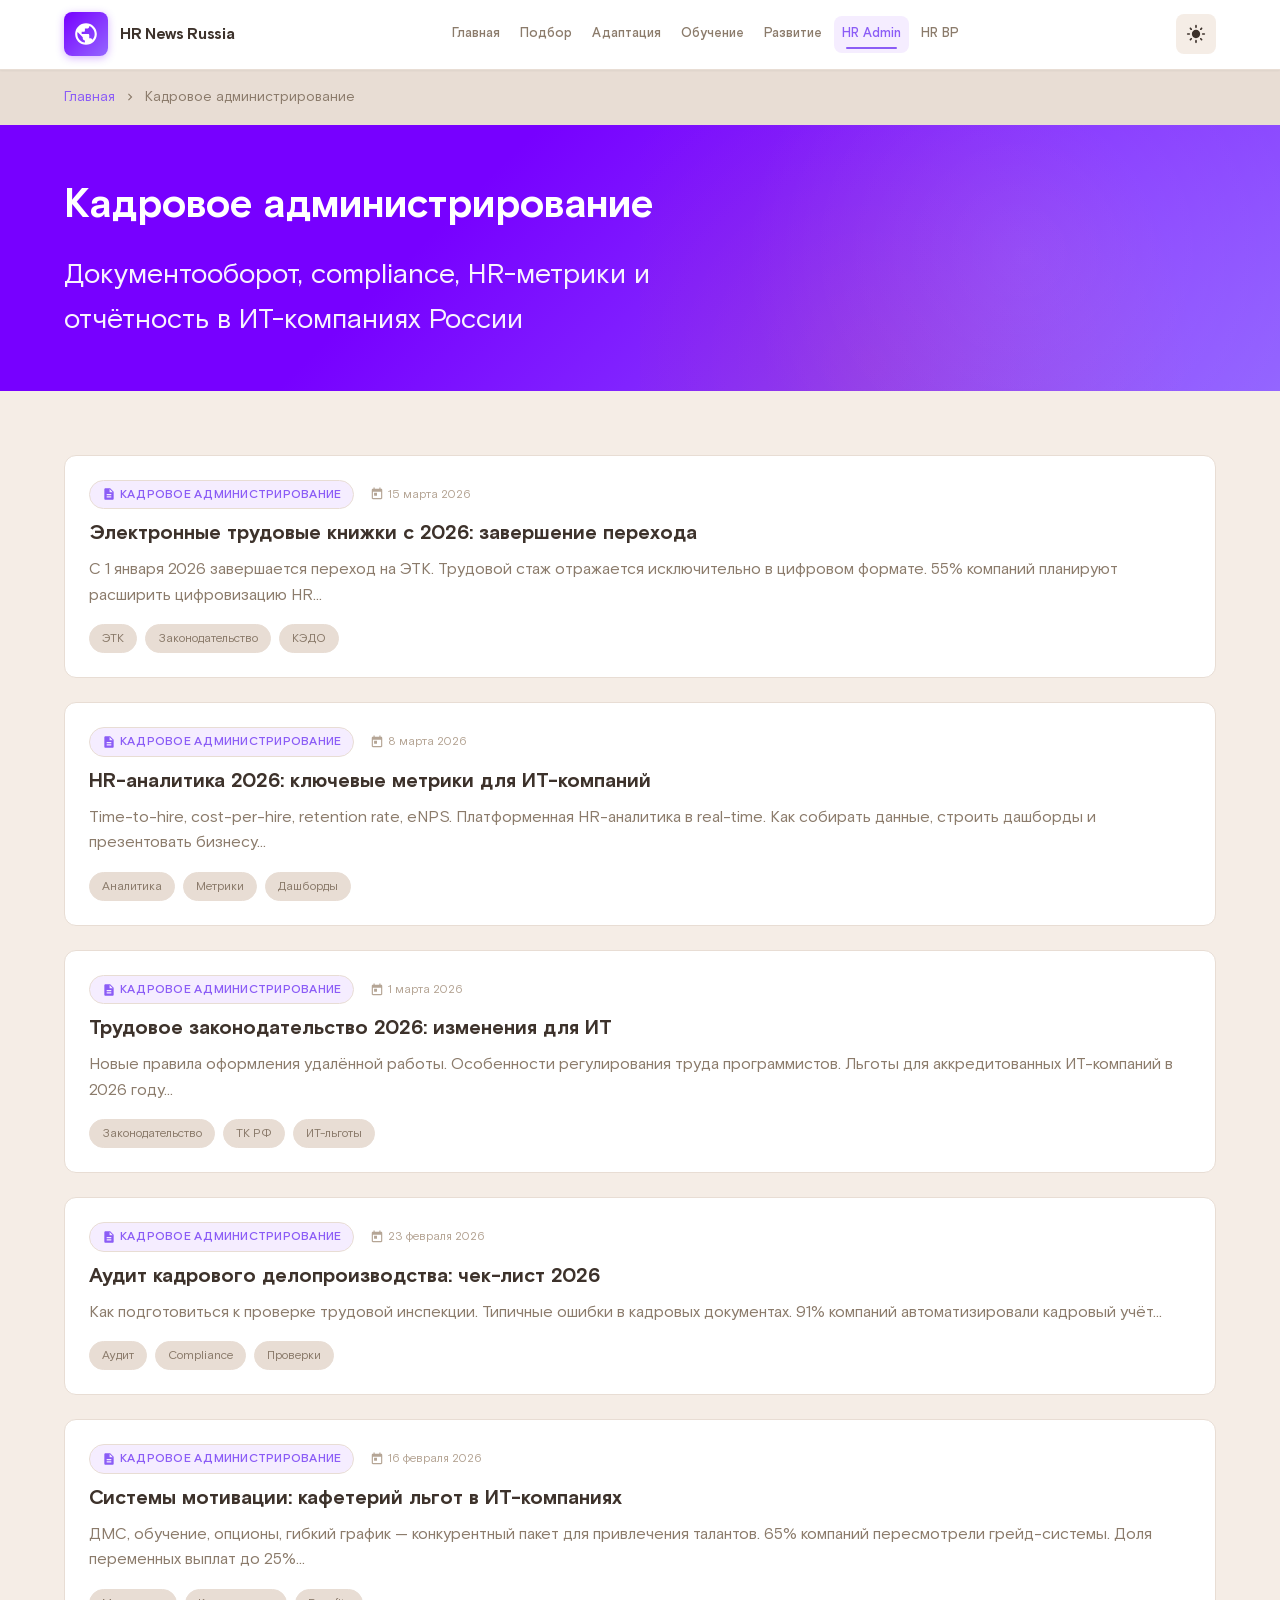
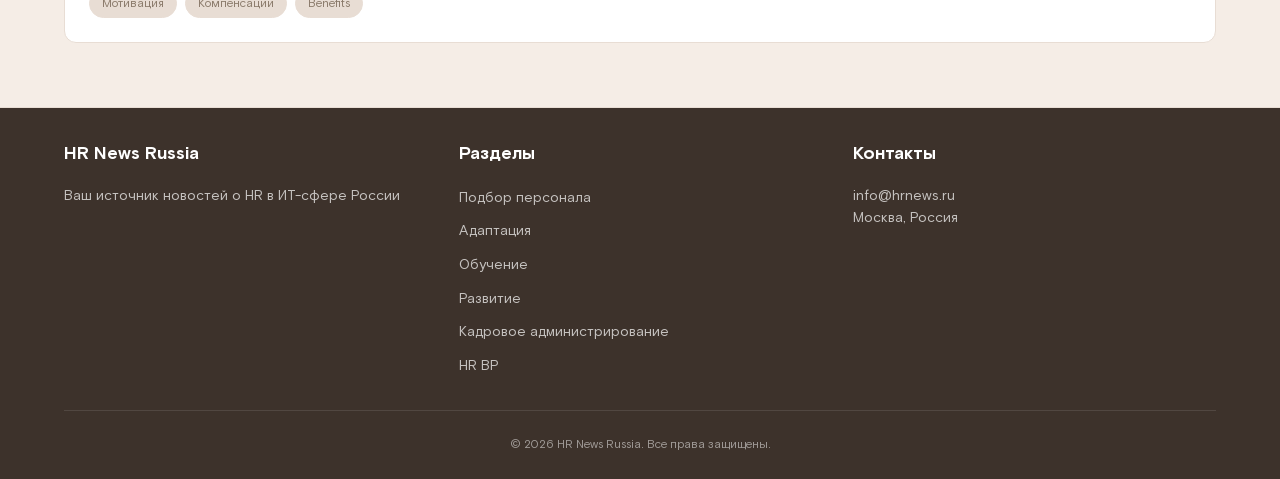
<file: pages/hr-admin.html>
<!DOCTYPE html>
<html lang="ru">
<head>
    <meta charset="UTF-8">
    <meta name="viewport" content="width=device-width, initial-scale=1.0">
    <title>Кадровое администрирование — HR News Russia</title>
    <link rel="stylesheet" href="../styles/main.css">
    <link rel="preconnect" href="https://fonts.googleapis.com">
    <link rel="preconnect" href="https://fonts.gstatic.com" crossorigin>
    <link href="https://fonts.googleapis.com/css2?family=Inter:wght@300;400;500;600;700&display=swap" rel="stylesheet">
</head>
<body>
    <!-- Header -->
    <header class="header">
        <div class="container">
            <div class="header-content">
                <div class="logo" style="cursor: pointer;" onclick="window.location.href='../index.html'">
                    <div class="logo-icon">
                        <svg viewBox="0 0 24 24" xmlns="http://www.w3.org/2000/svg">
                            <path d="M12 2C6.48 2 2 6.48 2 12s4.48 10 10 10 10-4.48 10-10S17.52 2 12 2zm-1 17.93c-3.95-.49-7-3.85-7-7.93 0-.62.08-1.21.21-1.79L9 15v1c0 1.1.9 2 2 2v1.93zm6.9-2.54c-.26-.81-1-1.39-1.9-1.39h-1v-3c0-.55-.45-1-1-1H8v-2h2c.55 0 1-.45 1-1V7h2c1.1 0 2-.9 2-2v-.41c2.93 1.19 5 4.06 5 7.41 0 2.08-.8 3.97-2.1 5.39z"/>
                        </svg>
                    </div>
                    <span class="logo-text">HR News Russia</span>
                </div>
                <div class="nav-wrapper">
                    <nav class="nav">
                        <a href="../index.html" class="nav-link">Главная</a>
                        <a href="recruitment.html" class="nav-link">Подбор</a>
                        <a href="adaptation.html" class="nav-link">Адаптация</a>
                        <a href="training.html" class="nav-link">Обучение</a>
                        <a href="development.html" class="nav-link">Развитие</a>
                        <a href="hr-admin.html" class="nav-link active">HR Admin</a>
                        <a href="hr-bp.html" class="nav-link">HR BP</a>
                    </nav>
                </div>
                <div style="display: flex; gap: 8px; align-items: center;">
                    <button class="theme-toggle" id="themeToggle" aria-label="Переключить тему">
                        <svg class="sun-icon" viewBox="0 0 24 24" xmlns="http://www.w3.org/2000/svg">
                            <path d="M12 7c-2.76 0-5 2.24-5 5s2.24 5 5 5 5-2.24 5-5-2.24-5-5-5zM2 13h2c.55 0 1-.45 1-1s-.45-1-1-1H2c-.55 0-1 .45-1 1s.45 1 1 1zm18 0h2c.55 0 1-.45 1-1s-.45-1-1-1h-2c-.55 0-1 .45-1 1s.45 1 1 1zM11 2v2c0 .55.45 1 1 1s1-.45 1-1V2c0-.55-.45-1-1-1s-1 .45-1 1zm0 18v2c0 .55.45 1 1 1s1-.45 1-1v-2c0-.55-.45-1-1-1s-1 .45-1 1zM5.99 4.58c-.39-.39-1.03-.39-1.41 0-.39.39-.39 1.03 0 1.41l1.06 1.06c.39.39 1.03.39 1.41 0s.39-1.03 0-1.41L5.99 4.58zm12.37 12.37c-.39-.39-1.03-.39-1.41 0-.39.39-.39 1.03 0 1.41l1.06 1.06c.39.39 1.03.39 1.41 0 .39-.39.39-1.03 0-1.41l-1.06-1.06zm1.06-10.96c.39-.39.39-1.03 0-1.41-.39-.39-1.03-.39-1.41 0l-1.06 1.06c-.39.39-.39 1.03 0 1.41s1.03.39 1.41 0l1.06-1.06zM7.05 18.36c.39-.39.39-1.03 0-1.41-.39-.39-1.03-.39-1.41 0l-1.06 1.06c-.39.39-.39 1.03 0 1.41s1.03.39 1.41 0l1.06-1.06z"/>
                        </svg>
                        <svg class="moon-icon" viewBox="0 0 24 24" xmlns="http://www.w3.org/2000/svg" style="display: none;">
                            <path d="M12 3c-4.97 0-9 4.03-9 9s4.03 9 9 9 9-4.03 9-9c0-.46-.04-.92-.1-1.36-.98 1.37-2.58 2.26-4.4 2.26-2.98 0-5.4-2.42-5.4-5.4 0-1.81.89-3.42 2.26-4.4-.44-.06-.9-.1-1.36-.1z"/>
                        </svg>
                    </button>
                    <button class="mobile-menu-btn" aria-label="Меню">
                        <span></span>
                        <span></span>
                        <span></span>
                    </button>
                </div>
            </div>
        </div>
    </header>

    <!-- Breadcrumbs -->
    <div class="breadcrumbs">
        <div class="container">
            <ul class="breadcrumbs-list">
                <li><a href="../index.html">Главная</a></li>
                <li>
                    <svg viewBox="0 0 24 24" xmlns="http://www.w3.org/2000/svg">
                        <path d="M10 6L8.59 7.41 13.17 12l-4.58 4.59L10 18l6-6z"/>
                    </svg>
                </li>
                <li>Кадровое администрирование</li>
            </ul>
        </div>
    </div>

    <!-- Page Header -->
    <section class="page-header">
        <div class="container">
            <h1 class="page-title">Кадровое администрирование</h1>
            <p class="page-description">Документооборот, compliance, HR-метрики и отчётность в ИТ-компаниях России</p>
        </div>
    </section>

    <!-- Page Content -->
    <section class="page-content">
        <div class="container">
            <div class="articles-list">
                <article class="article-card animate-fade-in-up">
                    <div class="article-meta">
                        <span class="article-category">
                            <svg viewBox="0 0 24 24" xmlns="http://www.w3.org/2000/svg">
                                <path d="M14 2H6c-1.1 0-1.99.9-1.99 2L4 20c0 1.1.89 2 1.99 2H18c1.1 0 2-.9 2-2V8l-6-6zm2 16H8v-2h8v2zm0-4H8v-2h8v2zm-3-5V3.5L18.5 9H13z"/>
                            </svg>
                            Кадровое администрирование
                        </span>
                        <span class="article-date">
                            <svg viewBox="0 0 24 24" xmlns="http://www.w3.org/2000/svg">
                                <path d="M19 3h-1V1h-2v2H8V1H6v2H5c-1.11 0-1.99.9-1.99 2L3 19c0 1.1.89 2 2 2h14c1.1 0 2-.9 2-2V5c0-1.1-.9-2-2-2zm0 16H5V8h14v11zM7 10h5v5H7z"/>
                            </svg>
                            15 марта 2026
                        </span>
                    </div>
                    <h2 class="article-title">Электронные трудовые книжки с 2026: завершение перехода</h2>
                    <p class="article-excerpt">С 1 января 2026 завершается переход на ЭТК. Трудовой стаж отражается исключительно в цифровом формате. 55% компаний планируют расширить цифровизацию HR...</p>
                    <div class="article-tags">
                        <span class="article-tag">ЭТК</span>
                        <span class="article-tag">Законодательство</span>
                        <span class="article-tag">КЭДО</span>
                    </div>
                </article>

                <article class="article-card animate-fade-in-up">
                    <div class="article-meta">
                        <span class="article-category">
                            <svg viewBox="0 0 24 24" xmlns="http://www.w3.org/2000/svg">
                                <path d="M14 2H6c-1.1 0-1.99.9-1.99 2L4 20c0 1.1.89 2 1.99 2H18c1.1 0 2-.9 2-2V8l-6-6zm2 16H8v-2h8v2zm0-4H8v-2h8v2zm-3-5V3.5L18.5 9H13z"/>
                            </svg>
                            Кадровое администрирование
                        </span>
                        <span class="article-date">
                            <svg viewBox="0 0 24 24" xmlns="http://www.w3.org/2000/svg">
                                <path d="M19 3h-1V1h-2v2H8V1H6v2H5c-1.11 0-1.99.9-1.99 2L3 19c0 1.1.89 2 2 2h14c1.1 0 2-.9 2-2V5c0-1.1-.9-2-2-2zm0 16H5V8h14v11zM7 10h5v5H7z"/>
                            </svg>
                            8 марта 2026
                        </span>
                    </div>
                    <h2 class="article-title">HR-аналитика 2026: ключевые метрики для ИТ-компаний</h2>
                    <p class="article-excerpt">Time-to-hire, cost-per-hire, retention rate, eNPS. Платформенная HR-аналитика в real-time. Как собирать данные, строить дашборды и презентовать бизнесу...</p>
                    <div class="article-tags">
                        <span class="article-tag">Аналитика</span>
                        <span class="article-tag">Метрики</span>
                        <span class="article-tag">Дашборды</span>
                    </div>
                </article>

                <article class="article-card animate-fade-in-up">
                    <div class="article-meta">
                        <span class="article-category">
                            <svg viewBox="0 0 24 24" xmlns="http://www.w3.org/2000/svg">
                                <path d="M14 2H6c-1.1 0-1.99.9-1.99 2L4 20c0 1.1.89 2 1.99 2H18c1.1 0 2-.9 2-2V8l-6-6zm2 16H8v-2h8v2zm0-4H8v-2h8v2zm-3-5V3.5L18.5 9H13z"/>
                            </svg>
                            Кадровое администрирование
                        </span>
                        <span class="article-date">
                            <svg viewBox="0 0 24 24" xmlns="http://www.w3.org/2000/svg">
                                <path d="M19 3h-1V1h-2v2H8V1H6v2H5c-1.11 0-1.99.9-1.99 2L3 19c0 1.1.89 2 2 2h14c1.1 0 2-.9 2-2V5c0-1.1-.9-2-2-2zm0 16H5V8h14v11zM7 10h5v5H7z"/>
                            </svg>
                            1 марта 2026
                        </span>
                    </div>
                    <h2 class="article-title">Трудовое законодательство 2026: изменения для ИТ</h2>
                    <p class="article-excerpt">Новые правила оформления удалённой работы. Особенности регулирования труда программистов. Льготы для аккредитованных ИТ-компаний в 2026 году...</p>
                    <div class="article-tags">
                        <span class="article-tag">Законодательство</span>
                        <span class="article-tag">ТК РФ</span>
                        <span class="article-tag">ИТ-льготы</span>
                    </div>
                </article>

                <article class="article-card animate-fade-in-up">
                    <div class="article-meta">
                        <span class="article-category">
                            <svg viewBox="0 0 24 24" xmlns="http://www.w3.org/2000/svg">
                                <path d="M14 2H6c-1.1 0-1.99.9-1.99 2L4 20c0 1.1.89 2 1.99 2H18c1.1 0 2-.9 2-2V8l-6-6zm2 16H8v-2h8v2zm0-4H8v-2h8v2zm-3-5V3.5L18.5 9H13z"/>
                            </svg>
                            Кадровое администрирование
                        </span>
                        <span class="article-date">
                            <svg viewBox="0 0 24 24" xmlns="http://www.w3.org/2000/svg">
                                <path d="M19 3h-1V1h-2v2H8V1H6v2H5c-1.11 0-1.99.9-1.99 2L3 19c0 1.1.89 2 2 2h14c1.1 0 2-.9 2-2V5c0-1.1-.9-2-2-2zm0 16H5V8h14v11zM7 10h5v5H7z"/>
                            </svg>
                            23 февраля 2026
                        </span>
                    </div>
                    <h2 class="article-title">Аудит кадрового делопроизводства: чек-лист 2026</h2>
                    <p class="article-excerpt">Как подготовиться к проверке трудовой инспекции. Типичные ошибки в кадровых документах. 91% компаний автоматизировали кадровый учёт...</p>
                    <div class="article-tags">
                        <span class="article-tag">Аудит</span>
                        <span class="article-tag">Compliance</span>
                        <span class="article-tag">Проверки</span>
                    </div>
                </article>

                <article class="article-card animate-fade-in-up">
                    <div class="article-meta">
                        <span class="article-category">
                            <svg viewBox="0 0 24 24" xmlns="http://www.w3.org/2000/svg">
                                <path d="M14 2H6c-1.1 0-1.99.9-1.99 2L4 20c0 1.1.89 2 1.99 2H18c1.1 0 2-.9 2-2V8l-6-6zm2 16H8v-2h8v2zm0-4H8v-2h8v2zm-3-5V3.5L18.5 9H13z"/>
                            </svg>
                            Кадровое администрирование
                        </span>
                        <span class="article-date">
                            <svg viewBox="0 0 24 24" xmlns="http://www.w3.org/2000/svg">
                                <path d="M19 3h-1V1h-2v2H8V1H6v2H5c-1.11 0-1.99.9-1.99 2L3 19c0 1.1.89 2 2 2h14c1.1 0 2-.9 2-2V5c0-1.1-.9-2-2-2zm0 16H5V8h14v11zM7 10h5v5H7z"/>
                            </svg>
                            16 февраля 2026
                        </span>
                    </div>
                    <h2 class="article-title">Системы мотивации: кафетерий льгот в ИТ-компаниях</h2>
                    <p class="article-excerpt">ДМС, обучение, опционы, гибкий график — конкурентный пакет для привлечения талантов. 65% компаний пересмотрели грейд-системы. Доля переменных выплат до 25%...</p>
                    <div class="article-tags">
                        <span class="article-tag">Мотивация</span>
                        <span class="article-tag">Компенсации</span>
                        <span class="article-tag">Benefits</span>
                    </div>
                </article>
            </div>
        </div>
    </section>

    <!-- Footer -->
    <footer class="footer">
        <div class="container">
            <div class="footer-content">
                <div class="footer-section">
                    <h4>HR News Russia</h4>
                    <p>Ваш источник новостей о HR в ИТ-сфере России</p>
                </div>
                <div class="footer-section">
                    <h4>Разделы</h4>
                    <ul>
                        <li><a href="recruitment.html">Подбор персонала</a></li>
                        <li><a href="adaptation.html">Адаптация</a></li>
                        <li><a href="training.html">Обучение</a></li>
                        <li><a href="development.html">Развитие</a></li>
                        <li><a href="hr-admin.html">Кадровое администрирование</a></li>
                        <li><a href="hr-bp.html">HR BP</a></li>
                    </ul>
                </div>
                <div class="footer-section">
                    <h4>Контакты</h4>
                    <p>info@hrnews.ru</p>
                    <p>Москва, Россия</p>
                </div>
            </div>
            <div class="footer-bottom">
                <p>&copy; 2026 HR News Russia. Все права защищены.</p>
            </div>
        </div>
    </footer>

    <script src="../scripts/main.js"></script>
</body>
</html>
</file>
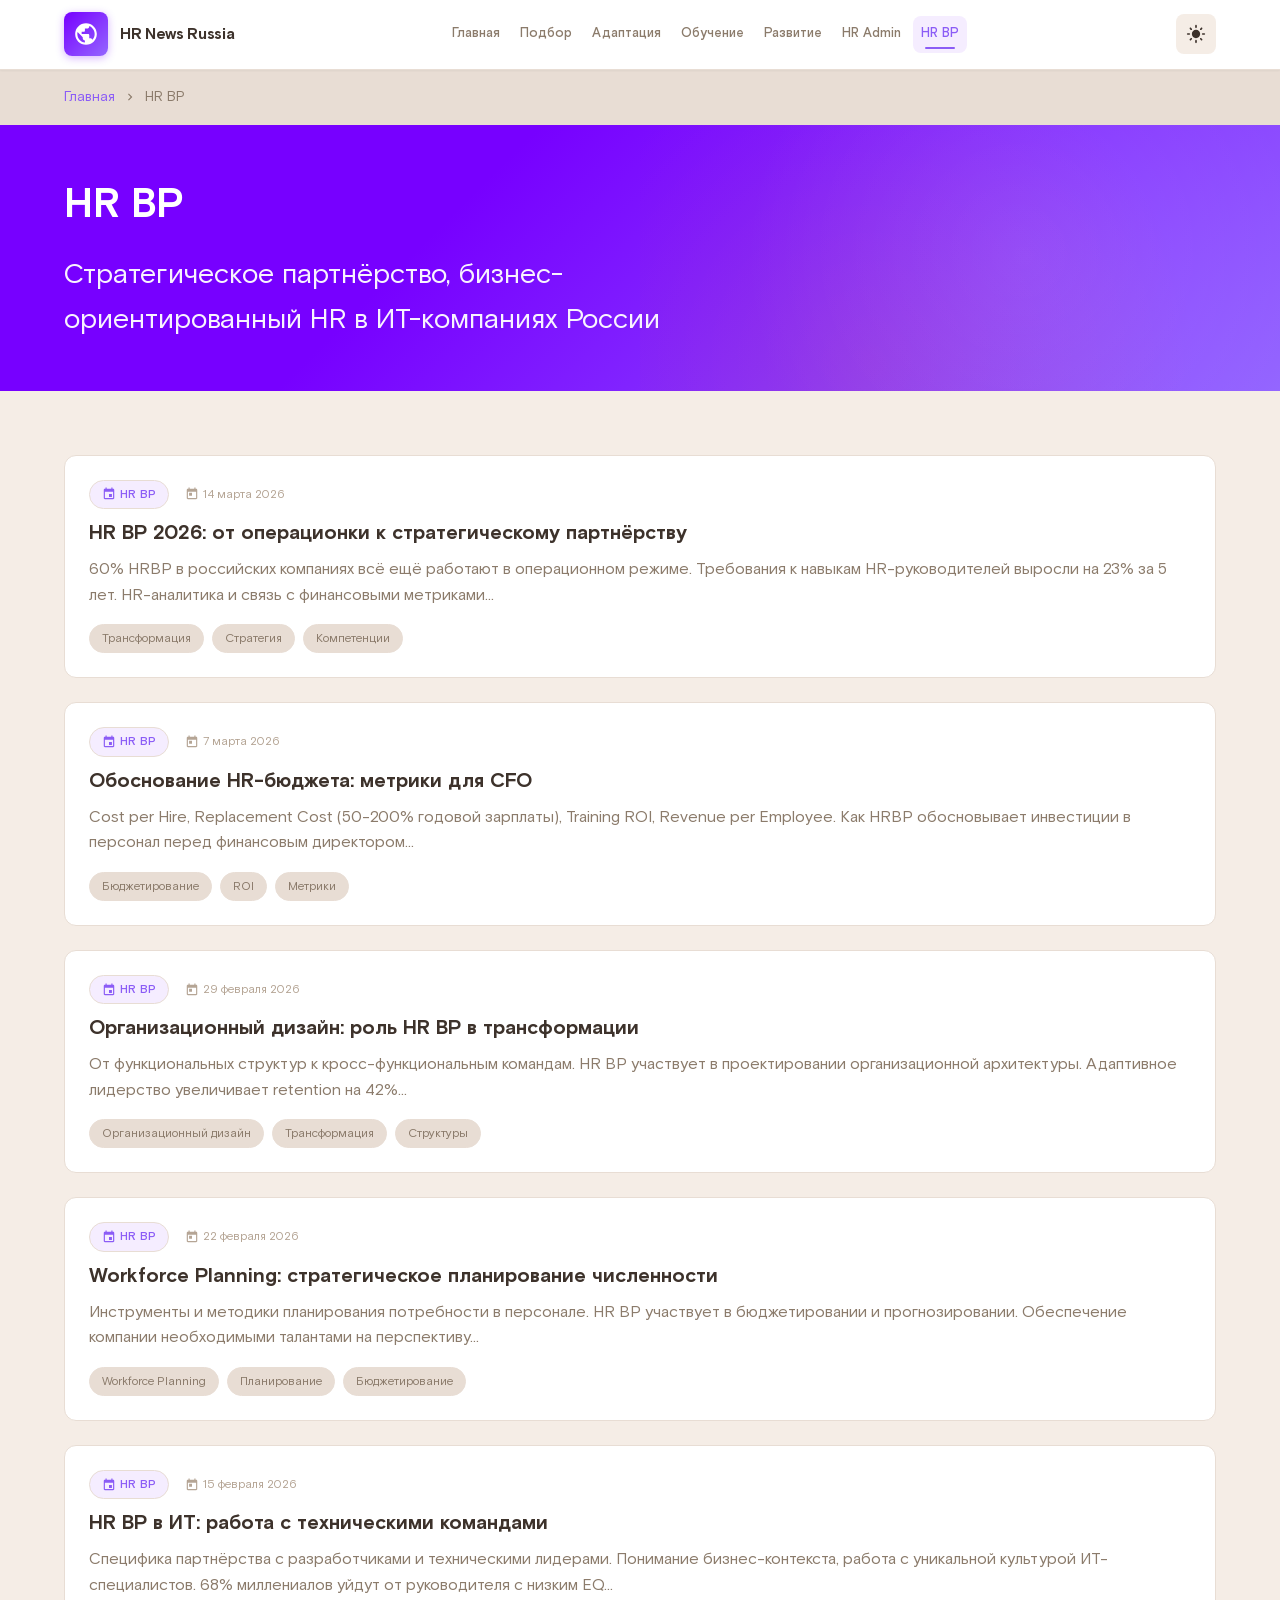
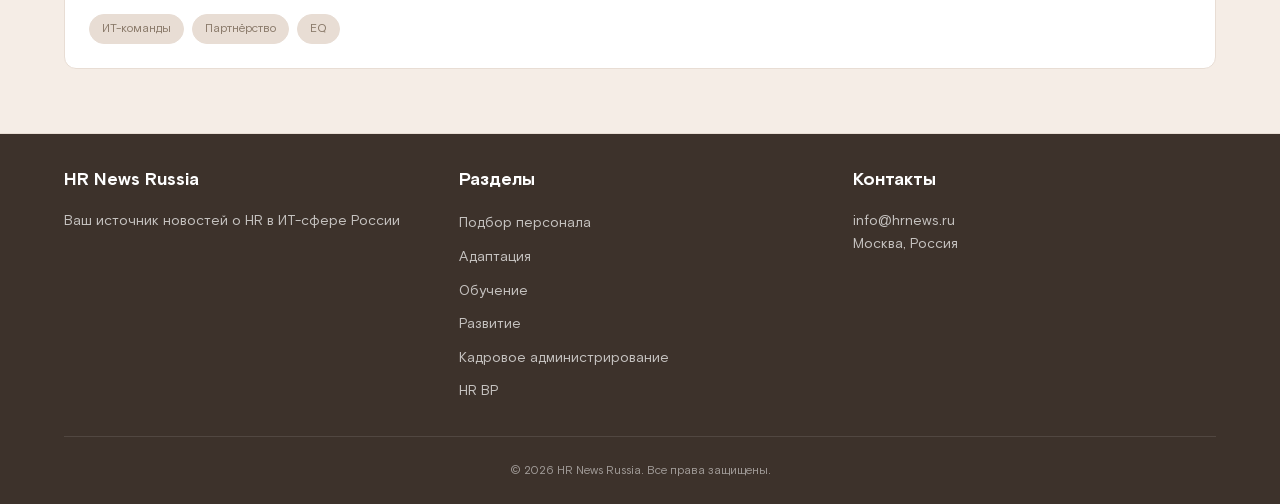
<file: pages/hr-bp.html>
<!DOCTYPE html>
<html lang="ru">
<head>
    <meta charset="UTF-8">
    <meta name="viewport" content="width=device-width, initial-scale=1.0">
    <title>HR BP — HR News Russia</title>
    <link rel="stylesheet" href="../styles/main.css">
    <link rel="preconnect" href="https://fonts.googleapis.com">
    <link rel="preconnect" href="https://fonts.gstatic.com" crossorigin>
    <link href="https://fonts.googleapis.com/css2?family=Inter:wght@300;400;500;600;700&display=swap" rel="stylesheet">
</head>
<body>
    <!-- Header -->
    <header class="header">
        <div class="container">
            <div class="header-content">
                <div class="logo" style="cursor: pointer;" onclick="window.location.href='../index.html'">
                    <div class="logo-icon">
                        <svg viewBox="0 0 24 24" xmlns="http://www.w3.org/2000/svg">
                            <path d="M12 2C6.48 2 2 6.48 2 12s4.48 10 10 10 10-4.48 10-10S17.52 2 12 2zm-1 17.93c-3.95-.49-7-3.85-7-7.93 0-.62.08-1.21.21-1.79L9 15v1c0 1.1.9 2 2 2v1.93zm6.9-2.54c-.26-.81-1-1.39-1.9-1.39h-1v-3c0-.55-.45-1-1-1H8v-2h2c.55 0 1-.45 1-1V7h2c1.1 0 2-.9 2-2v-.41c2.93 1.19 5 4.06 5 7.41 0 2.08-.8 3.97-2.1 5.39z"/>
                        </svg>
                    </div>
                    <span class="logo-text">HR News Russia</span>
                </div>
                <div class="nav-wrapper">
                    <nav class="nav">
                        <a href="../index.html" class="nav-link">Главная</a>
                        <a href="recruitment.html" class="nav-link">Подбор</a>
                        <a href="adaptation.html" class="nav-link">Адаптация</a>
                        <a href="training.html" class="nav-link">Обучение</a>
                        <a href="development.html" class="nav-link">Развитие</a>
                        <a href="hr-admin.html" class="nav-link">HR Admin</a>
                        <a href="hr-bp.html" class="nav-link active">HR BP</a>
                    </nav>
                </div>
                <div style="display: flex; gap: 8px; align-items: center;">
                    <button class="theme-toggle" id="themeToggle" aria-label="Переключить тему">
                        <svg class="sun-icon" viewBox="0 0 24 24" xmlns="http://www.w3.org/2000/svg">
                            <path d="M12 7c-2.76 0-5 2.24-5 5s2.24 5 5 5 5-2.24 5-5-2.24-5-5-5zM2 13h2c.55 0 1-.45 1-1s-.45-1-1-1H2c-.55 0-1 .45-1 1s.45 1 1 1zm18 0h2c.55 0 1-.45 1-1s-.45-1-1-1h-2c-.55 0-1 .45-1 1s.45 1 1 1zM11 2v2c0 .55.45 1 1 1s1-.45 1-1V2c0-.55-.45-1-1-1s-1 .45-1 1zm0 18v2c0 .55.45 1 1 1s1-.45 1-1v-2c0-.55-.45-1-1-1s-1 .45-1 1zM5.99 4.58c-.39-.39-1.03-.39-1.41 0-.39.39-.39 1.03 0 1.41l1.06 1.06c.39.39 1.03.39 1.41 0s.39-1.03 0-1.41L5.99 4.58zm12.37 12.37c-.39-.39-1.03-.39-1.41 0-.39.39-.39 1.03 0 1.41l1.06 1.06c.39.39 1.03.39 1.41 0 .39-.39.39-1.03 0-1.41l-1.06-1.06zm1.06-10.96c.39-.39.39-1.03 0-1.41-.39-.39-1.03-.39-1.41 0l-1.06 1.06c-.39.39-.39 1.03 0 1.41s1.03.39 1.41 0l1.06-1.06zM7.05 18.36c.39-.39.39-1.03 0-1.41-.39-.39-1.03-.39-1.41 0l-1.06 1.06c-.39.39-.39 1.03 0 1.41s1.03.39 1.41 0l1.06-1.06z"/>
                        </svg>
                        <svg class="moon-icon" viewBox="0 0 24 24" xmlns="http://www.w3.org/2000/svg" style="display: none;">
                            <path d="M12 3c-4.97 0-9 4.03-9 9s4.03 9 9 9 9-4.03 9-9c0-.46-.04-.92-.1-1.36-.98 1.37-2.58 2.26-4.4 2.26-2.98 0-5.4-2.42-5.4-5.4 0-1.81.89-3.42 2.26-4.4-.44-.06-.9-.1-1.36-.1z"/>
                        </svg>
                    </button>
                    <button class="mobile-menu-btn" aria-label="Меню">
                        <span></span>
                        <span></span>
                        <span></span>
                    </button>
                </div>
            </div>
        </div>
    </header>

    <!-- Breadcrumbs -->
    <div class="breadcrumbs">
        <div class="container">
            <ul class="breadcrumbs-list">
                <li><a href="../index.html">Главная</a></li>
                <li>
                    <svg viewBox="0 0 24 24" xmlns="http://www.w3.org/2000/svg">
                        <path d="M10 6L8.59 7.41 13.17 12l-4.58 4.59L10 18l6-6z"/>
                    </svg>
                </li>
                <li>HR BP</li>
            </ul>
        </div>
    </div>

    <!-- Page Header -->
    <section class="page-header">
        <div class="container">
            <h1 class="page-title">HR BP</h1>
            <p class="page-description">Стратегическое партнёрство, бизнес-ориентированный HR в ИТ-компаниях России</p>
        </div>
    </section>

    <!-- Page Content -->
    <section class="page-content">
        <div class="container">
            <div class="articles-list">
                <article class="article-card animate-fade-in-up">
                    <div class="article-meta">
                        <span class="article-category">
                            <svg viewBox="0 0 24 24" xmlns="http://www.w3.org/2000/svg">
                                <path d="M17 12h-5v5h5v-5zM16 1v2H8V1H6v2H5c-1.11 0-1.99.9-1.99 2L3 19c0 1.1.89 2 2 2h14c1.1 0 2-.9 2-2V5c0-1.1-.9-2-2-2h-1V1h-2zm1 18H5V8h14v11z"/>
                            </svg>
                            HR BP
                        </span>
                        <span class="article-date">
                            <svg viewBox="0 0 24 24" xmlns="http://www.w3.org/2000/svg">
                                <path d="M19 3h-1V1h-2v2H8V1H6v2H5c-1.11 0-1.99.9-1.99 2L3 19c0 1.1.89 2 2 2h14c1.1 0 2-.9 2-2V5c0-1.1-.9-2-2-2zm0 16H5V8h14v11zM7 10h5v5H7z"/>
                            </svg>
                            14 марта 2026
                        </span>
                    </div>
                    <h2 class="article-title">HR BP 2026: от операционки к стратегическому партнёрству</h2>
                    <p class="article-excerpt">60% HRBP в российских компаниях всё ещё работают в операционном режиме. Требования к навыкам HR-руководителей выросли на 23% за 5 лет. HR-аналитика и связь с финансовыми метриками...</p>
                    <div class="article-tags">
                        <span class="article-tag">Трансформация</span>
                        <span class="article-tag">Стратегия</span>
                        <span class="article-tag">Компетенции</span>
                    </div>
                </article>

                <article class="article-card animate-fade-in-up">
                    <div class="article-meta">
                        <span class="article-category">
                            <svg viewBox="0 0 24 24" xmlns="http://www.w3.org/2000/svg">
                                <path d="M17 12h-5v5h5v-5zM16 1v2H8V1H6v2H5c-1.11 0-1.99.9-1.99 2L3 19c0 1.1.89 2 2 2h14c1.1 0 2-.9 2-2V5c0-1.1-.9-2-2-2h-1V1h-2zm1 18H5V8h14v11z"/>
                            </svg>
                            HR BP
                        </span>
                        <span class="article-date">
                            <svg viewBox="0 0 24 24" xmlns="http://www.w3.org/2000/svg">
                                <path d="M19 3h-1V1h-2v2H8V1H6v2H5c-1.11 0-1.99.9-1.99 2L3 19c0 1.1.89 2 2 2h14c1.1 0 2-.9 2-2V5c0-1.1-.9-2-2-2zm0 16H5V8h14v11zM7 10h5v5H7z"/>
                            </svg>
                            7 марта 2026
                        </span>
                    </div>
                    <h2 class="article-title">Обоснование HR-бюджета: метрики для CFO</h2>
                    <p class="article-excerpt">Cost per Hire, Replacement Cost (50-200% годовой зарплаты), Training ROI, Revenue per Employee. Как HRBP обосновывает инвестиции в персонал перед финансовым директором...</p>
                    <div class="article-tags">
                        <span class="article-tag">Бюджетирование</span>
                        <span class="article-tag">ROI</span>
                        <span class="article-tag">Метрики</span>
                    </div>
                </article>

                <article class="article-card animate-fade-in-up">
                    <div class="article-meta">
                        <span class="article-category">
                            <svg viewBox="0 0 24 24" xmlns="http://www.w3.org/2000/svg">
                                <path d="M17 12h-5v5h5v-5zM16 1v2H8V1H6v2H5c-1.11 0-1.99.9-1.99 2L3 19c0 1.1.89 2 2 2h14c1.1 0 2-.9 2-2V5c0-1.1-.9-2-2-2h-1V1h-2zm1 18H5V8h14v11z"/>
                            </svg>
                            HR BP
                        </span>
                        <span class="article-date">
                            <svg viewBox="0 0 24 24" xmlns="http://www.w3.org/2000/svg">
                                <path d="M19 3h-1V1h-2v2H8V1H6v2H5c-1.11 0-1.99.9-1.99 2L3 19c0 1.1.89 2 2 2h14c1.1 0 2-.9 2-2V5c0-1.1-.9-2-2-2zm0 16H5V8h14v11zM7 10h5v5H7z"/>
                            </svg>
                            29 февраля 2026
                        </span>
                    </div>
                    <h2 class="article-title">Организационный дизайн: роль HR BP в трансформации</h2>
                    <p class="article-excerpt">От функциональных структур к кросс-функциональным командам. HR BP участвует в проектировании организационной архитектуры. Адаптивное лидерство увеличивает retention на 42%...</p>
                    <div class="article-tags">
                        <span class="article-tag">Организационный дизайн</span>
                        <span class="article-tag">Трансформация</span>
                        <span class="article-tag">Структуры</span>
                    </div>
                </article>

                <article class="article-card animate-fade-in-up">
                    <div class="article-meta">
                        <span class="article-category">
                            <svg viewBox="0 0 24 24" xmlns="http://www.w3.org/2000/svg">
                                <path d="M17 12h-5v5h5v-5zM16 1v2H8V1H6v2H5c-1.11 0-1.99.9-1.99 2L3 19c0 1.1.89 2 2 2h14c1.1 0 2-.9 2-2V5c0-1.1-.9-2-2-2h-1V1h-2zm1 18H5V8h14v11z"/>
                            </svg>
                            HR BP
                        </span>
                        <span class="article-date">
                            <svg viewBox="0 0 24 24" xmlns="http://www.w3.org/2000/svg">
                                <path d="M19 3h-1V1h-2v2H8V1H6v2H5c-1.11 0-1.99.9-1.99 2L3 19c0 1.1.89 2 2 2h14c1.1 0 2-.9 2-2V5c0-1.1-.9-2-2-2zm0 16H5V8h14v11zM7 10h5v5H7z"/>
                            </svg>
                            22 февраля 2026
                        </span>
                    </div>
                    <h2 class="article-title">Workforce Planning: стратегическое планирование численности</h2>
                    <p class="article-excerpt">Инструменты и методики планирования потребности в персонале. HR BP участвует в бюджетировании и прогнозировании. Обеспечение компании необходимыми талантами на перспективу...</p>
                    <div class="article-tags">
                        <span class="article-tag">Workforce Planning</span>
                        <span class="article-tag">Планирование</span>
                        <span class="article-tag">Бюджетирование</span>
                    </div>
                </article>

                <article class="article-card animate-fade-in-up">
                    <div class="article-meta">
                        <span class="article-category">
                            <svg viewBox="0 0 24 24" xmlns="http://www.w3.org/2000/svg">
                                <path d="M17 12h-5v5h5v-5zM16 1v2H8V1H6v2H5c-1.11 0-1.99.9-1.99 2L3 19c0 1.1.89 2 2 2h14c1.1 0 2-.9 2-2V5c0-1.1-.9-2-2-2h-1V1h-2zm1 18H5V8h14v11z"/>
                            </svg>
                            HR BP
                        </span>
                        <span class="article-date">
                            <svg viewBox="0 0 24 24" xmlns="http://www.w3.org/2000/svg">
                                <path d="M19 3h-1V1h-2v2H8V1H6v2H5c-1.11 0-1.99.9-1.99 2L3 19c0 1.1.89 2 2 2h14c1.1 0 2-.9 2-2V5c0-1.1-.9-2-2-2zm0 16H5V8h14v11zM7 10h5v5H7z"/>
                            </svg>
                            15 февраля 2026
                        </span>
                    </div>
                    <h2 class="article-title">HR BP в ИТ: работа с техническими командами</h2>
                    <p class="article-excerpt">Специфика партнёрства с разработчиками и техническими лидерами. Понимание бизнес-контекста, работа с уникальной культурой ИТ-специалистов. 68% миллениалов уйдут от руководителя с низким EQ...</p>
                    <div class="article-tags">
                        <span class="article-tag">ИТ-команды</span>
                        <span class="article-tag">Партнёрство</span>
                        <span class="article-tag">EQ</span>
                    </div>
                </article>
            </div>
        </div>
    </section>

    <!-- Footer -->
    <footer class="footer">
        <div class="container">
            <div class="footer-content">
                <div class="footer-section">
                    <h4>HR News Russia</h4>
                    <p>Ваш источник новостей о HR в ИТ-сфере России</p>
                </div>
                <div class="footer-section">
                    <h4>Разделы</h4>
                    <ul>
                        <li><a href="recruitment.html">Подбор персонала</a></li>
                        <li><a href="adaptation.html">Адаптация</a></li>
                        <li><a href="training.html">Обучение</a></li>
                        <li><a href="development.html">Развитие</a></li>
                        <li><a href="hr-admin.html">Кадровое администрирование</a></li>
                        <li><a href="hr-bp.html">HR BP</a></li>
                    </ul>
                </div>
                <div class="footer-section">
                    <h4>Контакты</h4>
                    <p>info@hrnews.ru</p>
                    <p>Москва, Россия</p>
                </div>
            </div>
            <div class="footer-bottom">
                <p>&copy; 2026 HR News Russia. Все права защищены.</p>
            </div>
        </div>
    </footer>

    <script src="../scripts/main.js"></script>
</body>
</html>
</file>
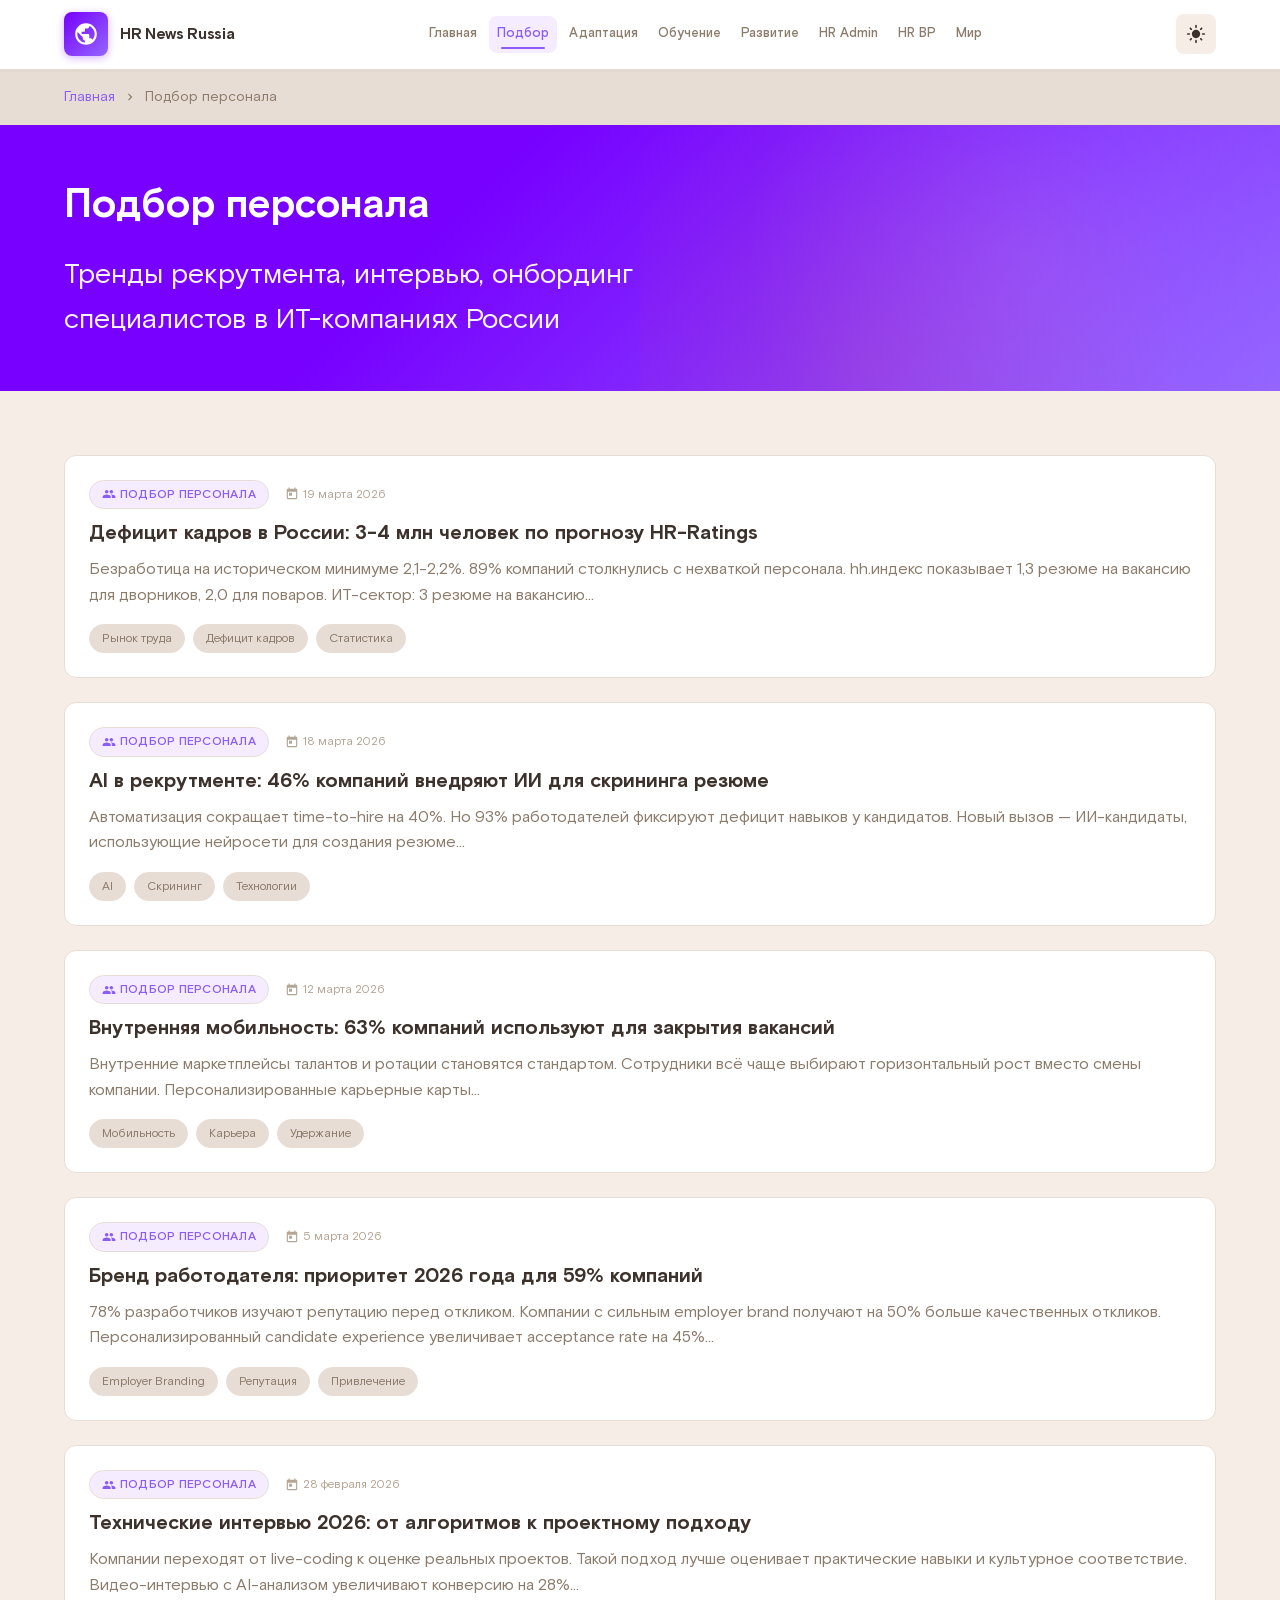
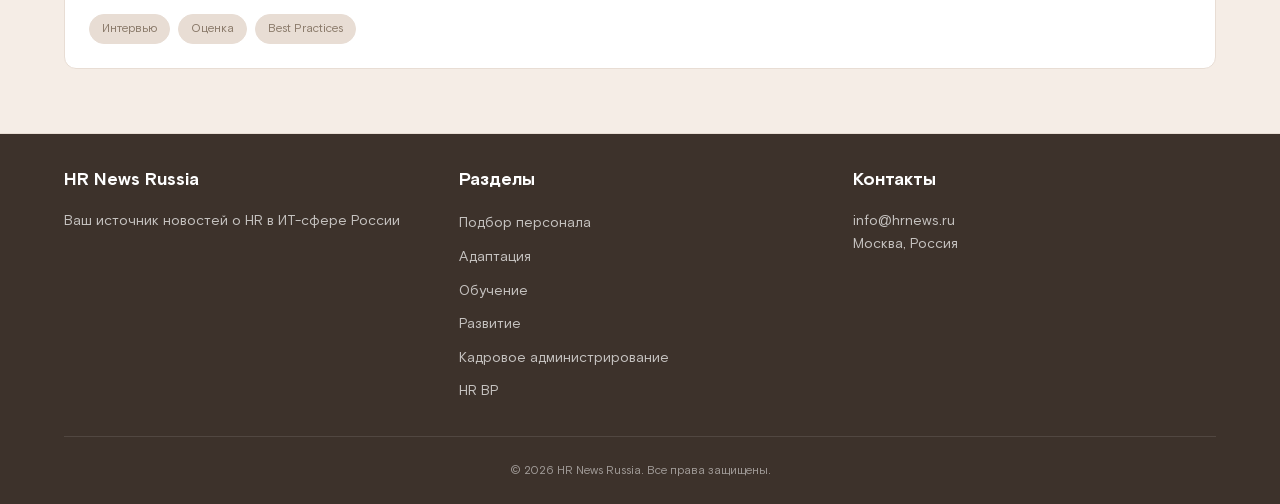
<file: pages/recruitment.html>
<!DOCTYPE html>
<html lang="ru">
<head>
    <meta charset="UTF-8">
    <meta name="viewport" content="width=device-width, initial-scale=1.0">
    <title>Подбор персонала — HR News Russia</title>
    <link rel="stylesheet" href="../styles/main.css">
    <link rel="preconnect" href="https://fonts.googleapis.com">
    <link rel="preconnect" href="https://fonts.gstatic.com" crossorigin>
    <link href="https://fonts.googleapis.com/css2?family=Inter:wght@300;400;500;600;700&display=swap" rel="stylesheet">
</head>
<body>
    <!-- Header -->
    <header class="header">
        <div class="container">
            <div class="header-content">
                <div class="logo" style="cursor: pointer;" onclick="window.location.href='../index.html'">
                    <div class="logo-icon">
                        <svg viewBox="0 0 24 24" xmlns="http://www.w3.org/2000/svg">
                            <path d="M12 2C6.48 2 2 6.48 2 12s4.48 10 10 10 10-4.48 10-10S17.52 2 12 2zm-1 17.93c-3.95-.49-7-3.85-7-7.93 0-.62.08-1.21.21-1.79L9 15v1c0 1.1.9 2 2 2v1.93zm6.9-2.54c-.26-.81-1-1.39-1.9-1.39h-1v-3c0-.55-.45-1-1-1H8v-2h2c.55 0 1-.45 1-1V7h2c1.1 0 2-.9 2-2v-.41c2.93 1.19 5 4.06 5 7.41 0 2.08-.8 3.97-2.1 5.39z"/>
                        </svg>
                    </div>
                    <span class="logo-text">HR News Russia</span>
                </div>
                <div class="nav-wrapper">
                    <nav class="nav">
                        <a href="../index.html" class="nav-link">Главная</a>
                        <a href="recruitment.html" class="nav-link active">Подбор</a>
                        <a href="adaptation.html" class="nav-link">Адаптация</a>
                        <a href="training.html" class="nav-link">Обучение</a>
                        <a href="development.html" class="nav-link">Развитие</a>
                        <a href="hr-admin.html" class="nav-link">HR Admin</a>
                        <a href="hr-bp.html" class="nav-link">HR BP</a>
                        <a href="research.html" class="nav-link">Мир</a>
                    </nav>
                </div>
                <div style="display: flex; gap: 8px; align-items: center;">
                    <button class="theme-toggle" id="themeToggle" aria-label="Переключить тему">
                        <svg class="sun-icon" viewBox="0 0 24 24" xmlns="http://www.w3.org/2000/svg">
                            <path d="M12 7c-2.76 0-5 2.24-5 5s2.24 5 5 5 5-2.24 5-5-2.24-5-5-5zM2 13h2c.55 0 1-.45 1-1s-.45-1-1-1H2c-.55 0-1 .45-1 1s.45 1 1 1zm18 0h2c.55 0 1-.45 1-1s-.45-1-1-1h-2c-.55 0-1 .45-1 1s.45 1 1 1zM11 2v2c0 .55.45 1 1 1s1-.45 1-1V2c0-.55-.45-1-1-1s-1 .45-1 1zm0 18v2c0 .55.45 1 1 1s1-.45 1-1v-2c0-.55-.45-1-1-1s-1 .45-1 1zM5.99 4.58c-.39-.39-1.03-.39-1.41 0-.39.39-.39 1.03 0 1.41l1.06 1.06c.39.39 1.03.39 1.41 0s.39-1.03 0-1.41L5.99 4.58zm12.37 12.37c-.39-.39-1.03-.39-1.41 0-.39.39-.39 1.03 0 1.41l1.06 1.06c.39.39 1.03.39 1.41 0 .39-.39.39-1.03 0-1.41l-1.06-1.06zm1.06-10.96c.39-.39.39-1.03 0-1.41-.39-.39-1.03-.39-1.41 0l-1.06 1.06c-.39.39-.39 1.03 0 1.41s1.03.39 1.41 0l1.06-1.06zM7.05 18.36c.39-.39.39-1.03 0-1.41-.39-.39-1.03-.39-1.41 0l-1.06 1.06c-.39.39-.39 1.03 0 1.41s1.03.39 1.41 0l1.06-1.06z"/>
                        </svg>
                        <svg class="moon-icon" viewBox="0 0 24 24" xmlns="http://www.w3.org/2000/svg" style="display: none;">
                            <path d="M12 3c-4.97 0-9 4.03-9 9s4.03 9 9 9 9-4.03 9-9c0-.46-.04-.92-.1-1.36-.98 1.37-2.58 2.26-4.4 2.26-2.98 0-5.4-2.42-5.4-5.4 0-1.81.89-3.42 2.26-4.4-.44-.06-.9-.1-1.36-.1z"/>
                        </svg>
                    </button>
                    <button class="mobile-menu-btn" aria-label="Меню">
                        <span></span>
                        <span></span>
                        <span></span>
                    </button>
                </div>
            </div>
        </div>
    </header>

    <!-- Breadcrumbs -->
    <div class="breadcrumbs">
        <div class="container">
            <ul class="breadcrumbs-list">
                <li>
                    <a href="../index.html">Главная</a>
                </li>
                <li>
                    <svg viewBox="0 0 24 24" xmlns="http://www.w3.org/2000/svg">
                        <path d="M10 6L8.59 7.41 13.17 12l-4.58 4.59L10 18l6-6z"/>
                    </svg>
                </li>
                <li>Подбор персонала</li>
            </ul>
        </div>
    </div>

    <!-- Page Header -->
    <section class="page-header">
        <div class="container">
            <h1 class="page-title">Подбор персонала</h1>
            <p class="page-description">Тренды рекрутмента, интервью, онбординг специалистов в ИТ-компаниях России</p>
        </div>
    </section>

    <!-- Page Content -->
    <section class="page-content">
        <div class="container">
            <div class="articles-list">
                <article class="article-card animate-fade-in-up">
                    <div class="article-meta">
                        <span class="article-category">
                            <svg viewBox="0 0 24 24" xmlns="http://www.w3.org/2000/svg">
                                <path d="M16 11c1.66 0 2.99-1.34 2.99-3S17.66 5 16 5c-1.66 0-3 1.34-3 3s1.34 3 3 3zm-8 0c1.66 0 2.99-1.34 2.99-3S9.66 5 8 5C6.34 5 5 6.34 5 8s1.34 3 3 3zm0 2c-2.33 0-7 1.17-7 3.5V19h14v-2.5c0-2.33-4.67-3.5-7-3.5zm8 0c-.29 0-.62.02-.97.05 1.16.84 1.97 1.97 1.97 3.45V19h6v-2.5c0-2.33-4.67-3.5-7-3.5z"/>
                            </svg>
                            Подбор персонала
                        </span>
                        <span class="article-date">
                            <svg viewBox="0 0 24 24" xmlns="http://www.w3.org/2000/svg">
                                <path d="M19 3h-1V1h-2v2H8V1H6v2H5c-1.11 0-1.99.9-1.99 2L3 19c0 1.1.89 2 2 2h14c1.1 0 2-.9 2-2V5c0-1.1-.9-2-2-2zm0 16H5V8h14v11zM7 10h5v5H7z"/>
                            </svg>
                            19 марта 2026
                        </span>
                    </div>
                    <h2 class="article-title">Дефицит кадров в России: 3-4 млн человек по прогнозу HR-Ratings</h2>
                    <p class="article-excerpt">Безработица на историческом минимуме 2,1-2,2%. 89% компаний столкнулись с нехваткой персонала. hh.индекс показывает 1,3 резюме на вакансию для дворников, 2,0 для поваров. ИТ-сектор: 3 резюме на вакансию...</p>
                    <div class="article-tags">
                        <span class="article-tag">Рынок труда</span>
                        <span class="article-tag">Дефицит кадров</span>
                        <span class="article-tag">Статистика</span>
                    </div>
                </article>

                <article class="article-card animate-fade-in-up">
                    <div class="article-meta">
                        <span class="article-category">
                            <svg viewBox="0 0 24 24" xmlns="http://www.w3.org/2000/svg">
                                <path d="M16 11c1.66 0 2.99-1.34 2.99-3S17.66 5 16 5c-1.66 0-3 1.34-3 3s1.34 3 3 3zm-8 0c1.66 0 2.99-1.34 2.99-3S9.66 5 8 5C6.34 5 5 6.34 5 8s1.34 3 3 3zm0 2c-2.33 0-7 1.17-7 3.5V19h14v-2.5c0-2.33-4.67-3.5-7-3.5zm8 0c-.29 0-.62.02-.97.05 1.16.84 1.97 1.97 1.97 3.45V19h6v-2.5c0-2.33-4.67-3.5-7-3.5z"/>
                            </svg>
                            Подбор персонала
                        </span>
                        <span class="article-date">
                            <svg viewBox="0 0 24 24" xmlns="http://www.w3.org/2000/svg">
                                <path d="M19 3h-1V1h-2v2H8V1H6v2H5c-1.11 0-1.99.9-1.99 2L3 19c0 1.1.89 2 2 2h14c1.1 0 2-.9 2-2V5c0-1.1-.9-2-2-2zm0 16H5V8h14v11zM7 10h5v5H7z"/>
                            </svg>
                            18 марта 2026
                        </span>
                    </div>
                    <h2 class="article-title">AI в рекрутменте: 46% компаний внедряют ИИ для скрининга резюме</h2>
                    <p class="article-excerpt">Автоматизация сокращает time-to-hire на 40%. Но 93% работодателей фиксируют дефицит навыков у кандидатов. Новый вызов — ИИ-кандидаты, использующие нейросети для создания резюме...</p>
                    <div class="article-tags">
                        <span class="article-tag">AI</span>
                        <span class="article-tag">Скрининг</span>
                        <span class="article-tag">Технологии</span>
                    </div>
                </article>

                <article class="article-card animate-fade-in-up">
                    <div class="article-meta">
                        <span class="article-category">
                            <svg viewBox="0 0 24 24" xmlns="http://www.w3.org/2000/svg">
                                <path d="M16 11c1.66 0 2.99-1.34 2.99-3S17.66 5 16 5c-1.66 0-3 1.34-3 3s1.34 3 3 3zm-8 0c1.66 0 2.99-1.34 2.99-3S9.66 5 8 5C6.34 5 5 6.34 5 8s1.34 3 3 3zm0 2c-2.33 0-7 1.17-7 3.5V19h14v-2.5c0-2.33-4.67-3.5-7-3.5zm8 0c-.29 0-.62.02-.97.05 1.16.84 1.97 1.97 1.97 3.45V19h6v-2.5c0-2.33-4.67-3.5-7-3.5z"/>
                            </svg>
                            Подбор персонала
                        </span>
                        <span class="article-date">
                            <svg viewBox="0 0 24 24" xmlns="http://www.w3.org/2000/svg">
                                <path d="M19 3h-1V1h-2v2H8V1H6v2H5c-1.11 0-1.99.9-1.99 2L3 19c0 1.1.89 2 2 2h14c1.1 0 2-.9 2-2V5c0-1.1-.9-2-2-2zm0 16H5V8h14v11zM7 10h5v5H7z"/>
                            </svg>
                            12 марта 2026
                        </span>
                    </div>
                    <h2 class="article-title">Внутренняя мобильность: 63% компаний используют для закрытия вакансий</h2>
                    <p class="article-excerpt">Внутренние маркетплейсы талантов и ротации становятся стандартом. Сотрудники всё чаще выбирают горизонтальный рост вместо смены компании. Персонализированные карьерные карты...</p>
                    <div class="article-tags">
                        <span class="article-tag">Мобильность</span>
                        <span class="article-tag">Карьера</span>
                        <span class="article-tag">Удержание</span>
                    </div>
                </article>

                <article class="article-card animate-fade-in-up">
                    <div class="article-meta">
                        <span class="article-category">
                            <svg viewBox="0 0 24 24" xmlns="http://www.w3.org/2000/svg">
                                <path d="M16 11c1.66 0 2.99-1.34 2.99-3S17.66 5 16 5c-1.66 0-3 1.34-3 3s1.34 3 3 3zm-8 0c1.66 0 2.99-1.34 2.99-3S9.66 5 8 5C6.34 5 5 6.34 5 8s1.34 3 3 3zm0 2c-2.33 0-7 1.17-7 3.5V19h14v-2.5c0-2.33-4.67-3.5-7-3.5zm8 0c-.29 0-.62.02-.97.05 1.16.84 1.97 1.97 1.97 3.45V19h6v-2.5c0-2.33-4.67-3.5-7-3.5z"/>
                            </svg>
                            Подбор персонала
                        </span>
                        <span class="article-date">
                            <svg viewBox="0 0 24 24" xmlns="http://www.w3.org/2000/svg">
                                <path d="M19 3h-1V1h-2v2H8V1H6v2H5c-1.11 0-1.99.9-1.99 2L3 19c0 1.1.89 2 2 2h14c1.1 0 2-.9 2-2V5c0-1.1-.9-2-2-2zm0 16H5V8h14v11zM7 10h5v5H7z"/>
                            </svg>
                            5 марта 2026
                        </span>
                    </div>
                    <h2 class="article-title">Бренд работодателя: приоритет 2026 года для 59% компаний</h2>
                    <p class="article-excerpt">78% разработчиков изучают репутацию перед откликом. Компании с сильным employer brand получают на 50% больше качественных откликов. Персонализированный candidate experience увеличивает acceptance rate на 45%...</p>
                    <div class="article-tags">
                        <span class="article-tag">Employer Branding</span>
                        <span class="article-tag">Репутация</span>
                        <span class="article-tag">Привлечение</span>
                    </div>
                </article>

                <article class="article-card animate-fade-in-up">
                    <div class="article-meta">
                        <span class="article-category">
                            <svg viewBox="0 0 24 24" xmlns="http://www.w3.org/2000/svg">
                                <path d="M16 11c1.66 0 2.99-1.34 2.99-3S17.66 5 16 5c-1.66 0-3 1.34-3 3s1.34 3 3 3zm-8 0c1.66 0 2.99-1.34 2.99-3S9.66 5 8 5C6.34 5 5 6.34 5 8s1.34 3 3 3zm0 2c-2.33 0-7 1.17-7 3.5V19h14v-2.5c0-2.33-4.67-3.5-7-3.5zm8 0c-.29 0-.62.02-.97.05 1.16.84 1.97 1.97 1.97 3.45V19h6v-2.5c0-2.33-4.67-3.5-7-3.5z"/>
                            </svg>
                            Подбор персонала
                        </span>
                        <span class="article-date">
                            <svg viewBox="0 0 24 24" xmlns="http://www.w3.org/2000/svg">
                                <path d="M19 3h-1V1h-2v2H8V1H6v2H5c-1.11 0-1.99.9-1.99 2L3 19c0 1.1.89 2 2 2h14c1.1 0 2-.9 2-2V5c0-1.1-.9-2-2-2zm0 16H5V8h14v11zM7 10h5v5H7z"/>
                            </svg>
                            28 февраля 2026
                        </span>
                    </div>
                    <h2 class="article-title">Технические интервью 2026: от алгоритмов к проектному подходу</h2>
                    <p class="article-excerpt">Компании переходят от live-coding к оценке реальных проектов. Такой подход лучше оценивает практические навыки и культурное соответствие. Видео-интервью с AI-анализом увеличивают конверсию на 28%...</p>
                    <div class="article-tags">
                        <span class="article-tag">Интервью</span>
                        <span class="article-tag">Оценка</span>
                        <span class="article-tag">Best Practices</span>
                    </div>
                </article>
            </div>
        </div>
    </section>

    <!-- Footer -->
    <footer class="footer">
        <div class="container">
            <div class="footer-content">
                <div class="footer-section">
                    <h4>HR News Russia</h4>
                    <p>Ваш источник новостей о HR в ИТ-сфере России</p>
                </div>
                <div class="footer-section">
                    <h4>Разделы</h4>
                    <ul>
                        <li><a href="recruitment.html">Подбор персонала</a></li>
                        <li><a href="adaptation.html">Адаптация</a></li>
                        <li><a href="training.html">Обучение</a></li>
                        <li><a href="development.html">Развитие</a></li>
                        <li><a href="hr-admin.html">Кадровое администрирование</a></li>
                        <li><a href="hr-bp.html">HR BP</a></li>
                    </ul>
                </div>
                <div class="footer-section">
                    <h4>Контакты</h4>
                    <p>info@hrnews.ru</p>
                    <p>Москва, Россия</p>
                </div>
            </div>
            <div class="footer-bottom">
                <p>&copy; 2026 HR News Russia. Все права защищены.</p>
            </div>
        </div>
    </footer>

    <script src="../scripts/main.js"></script>
</body>
</html>
</file>
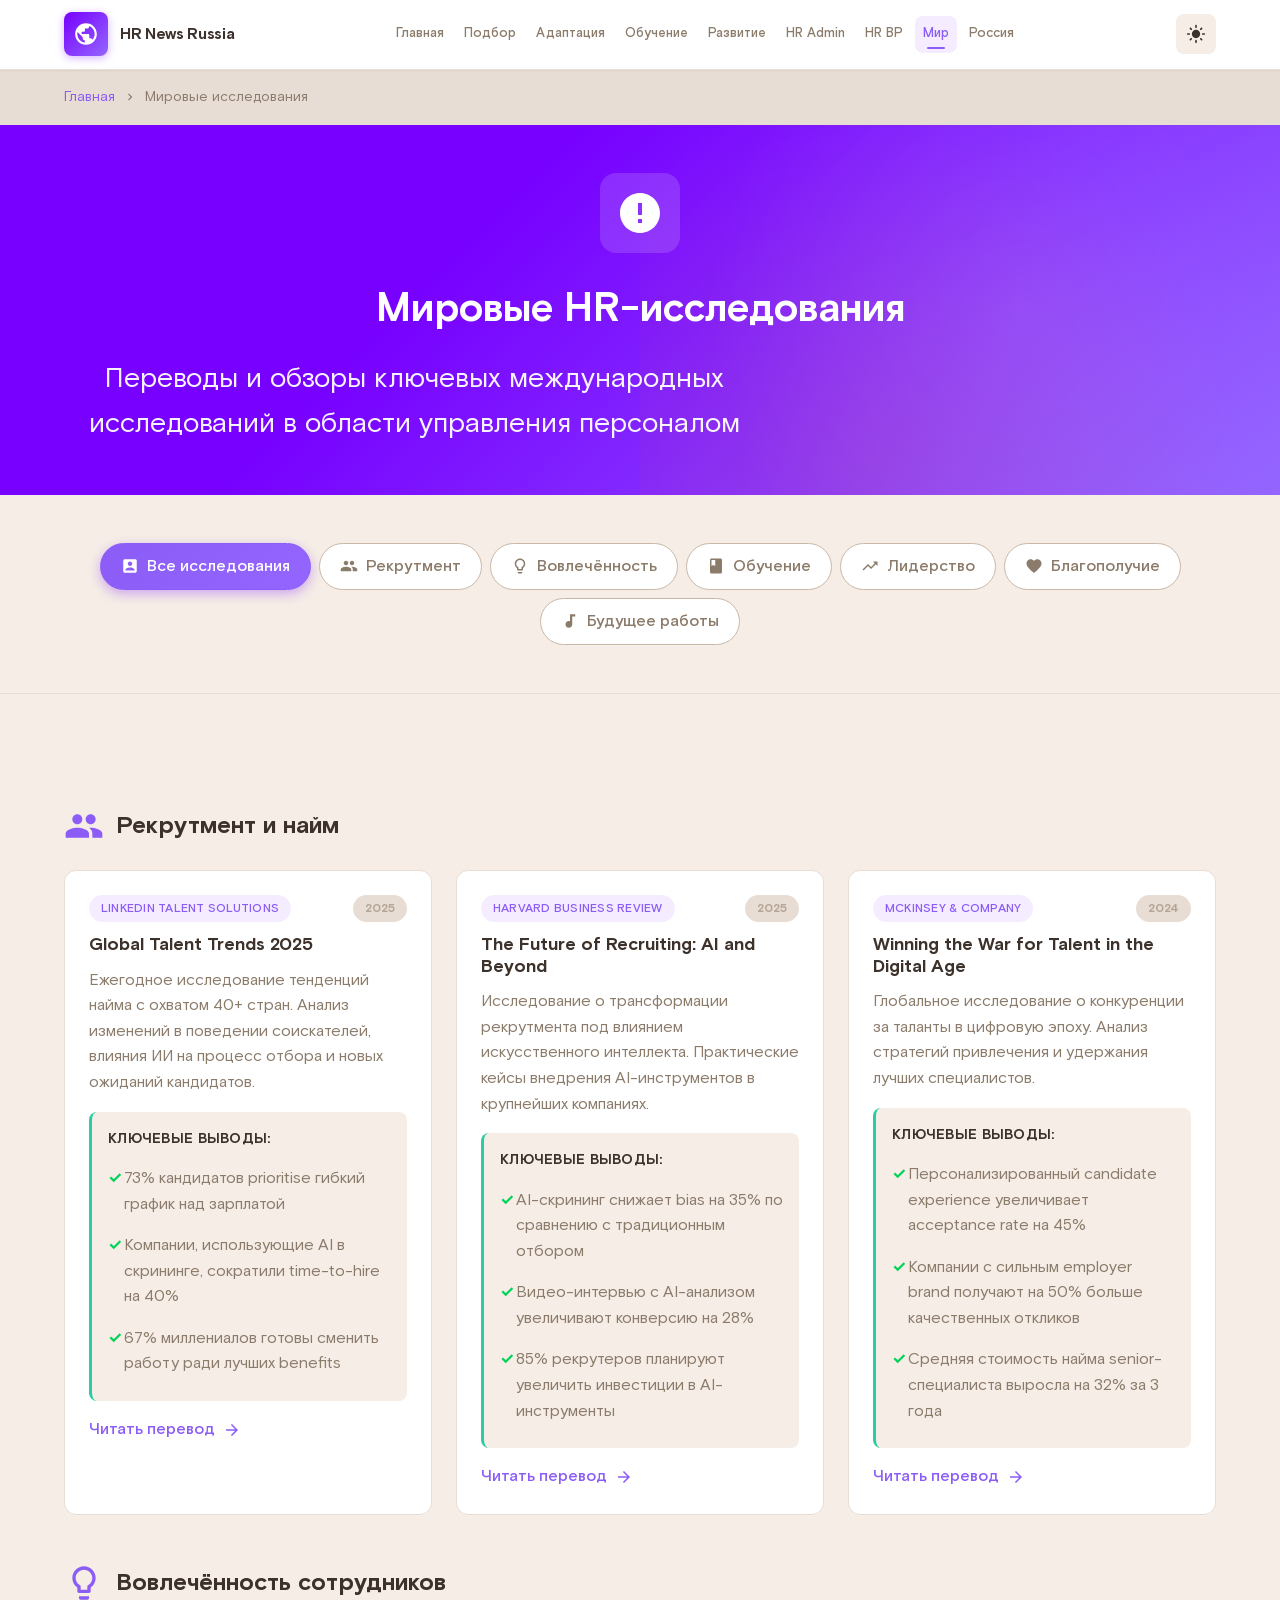
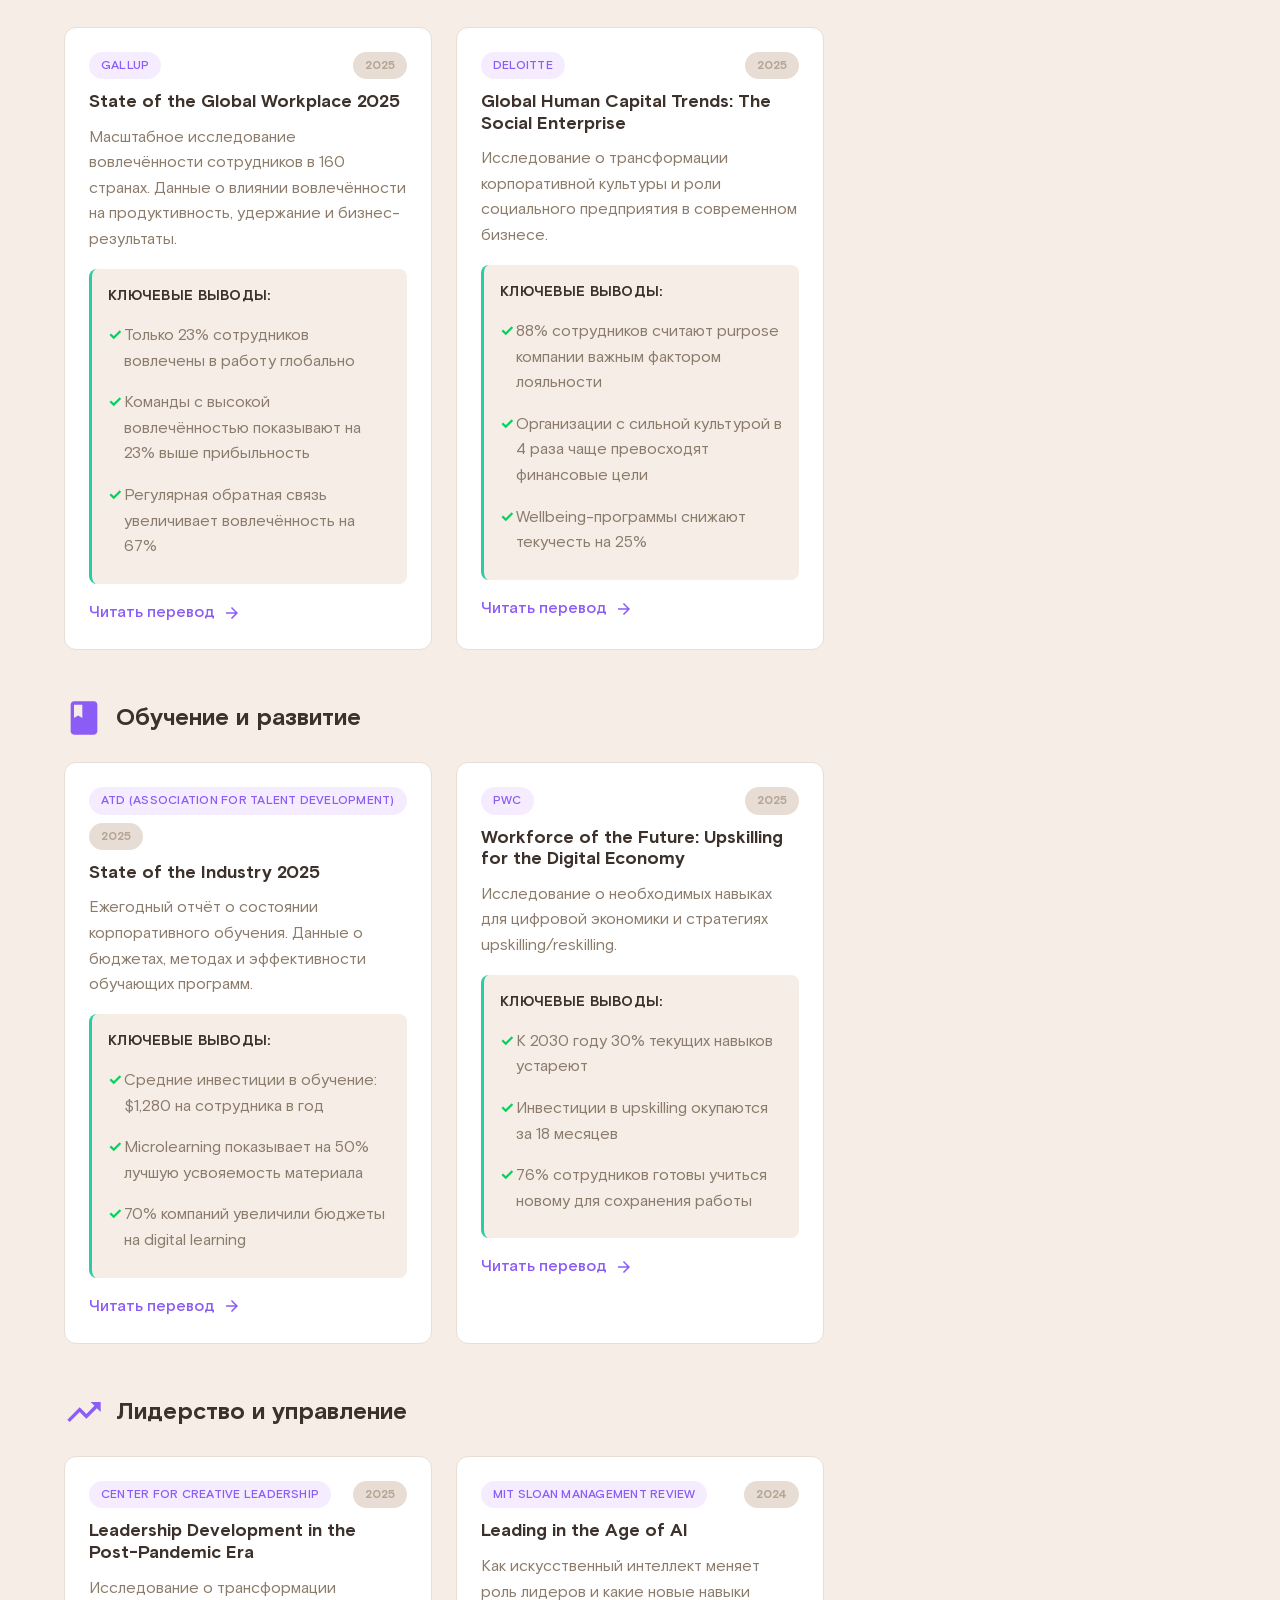
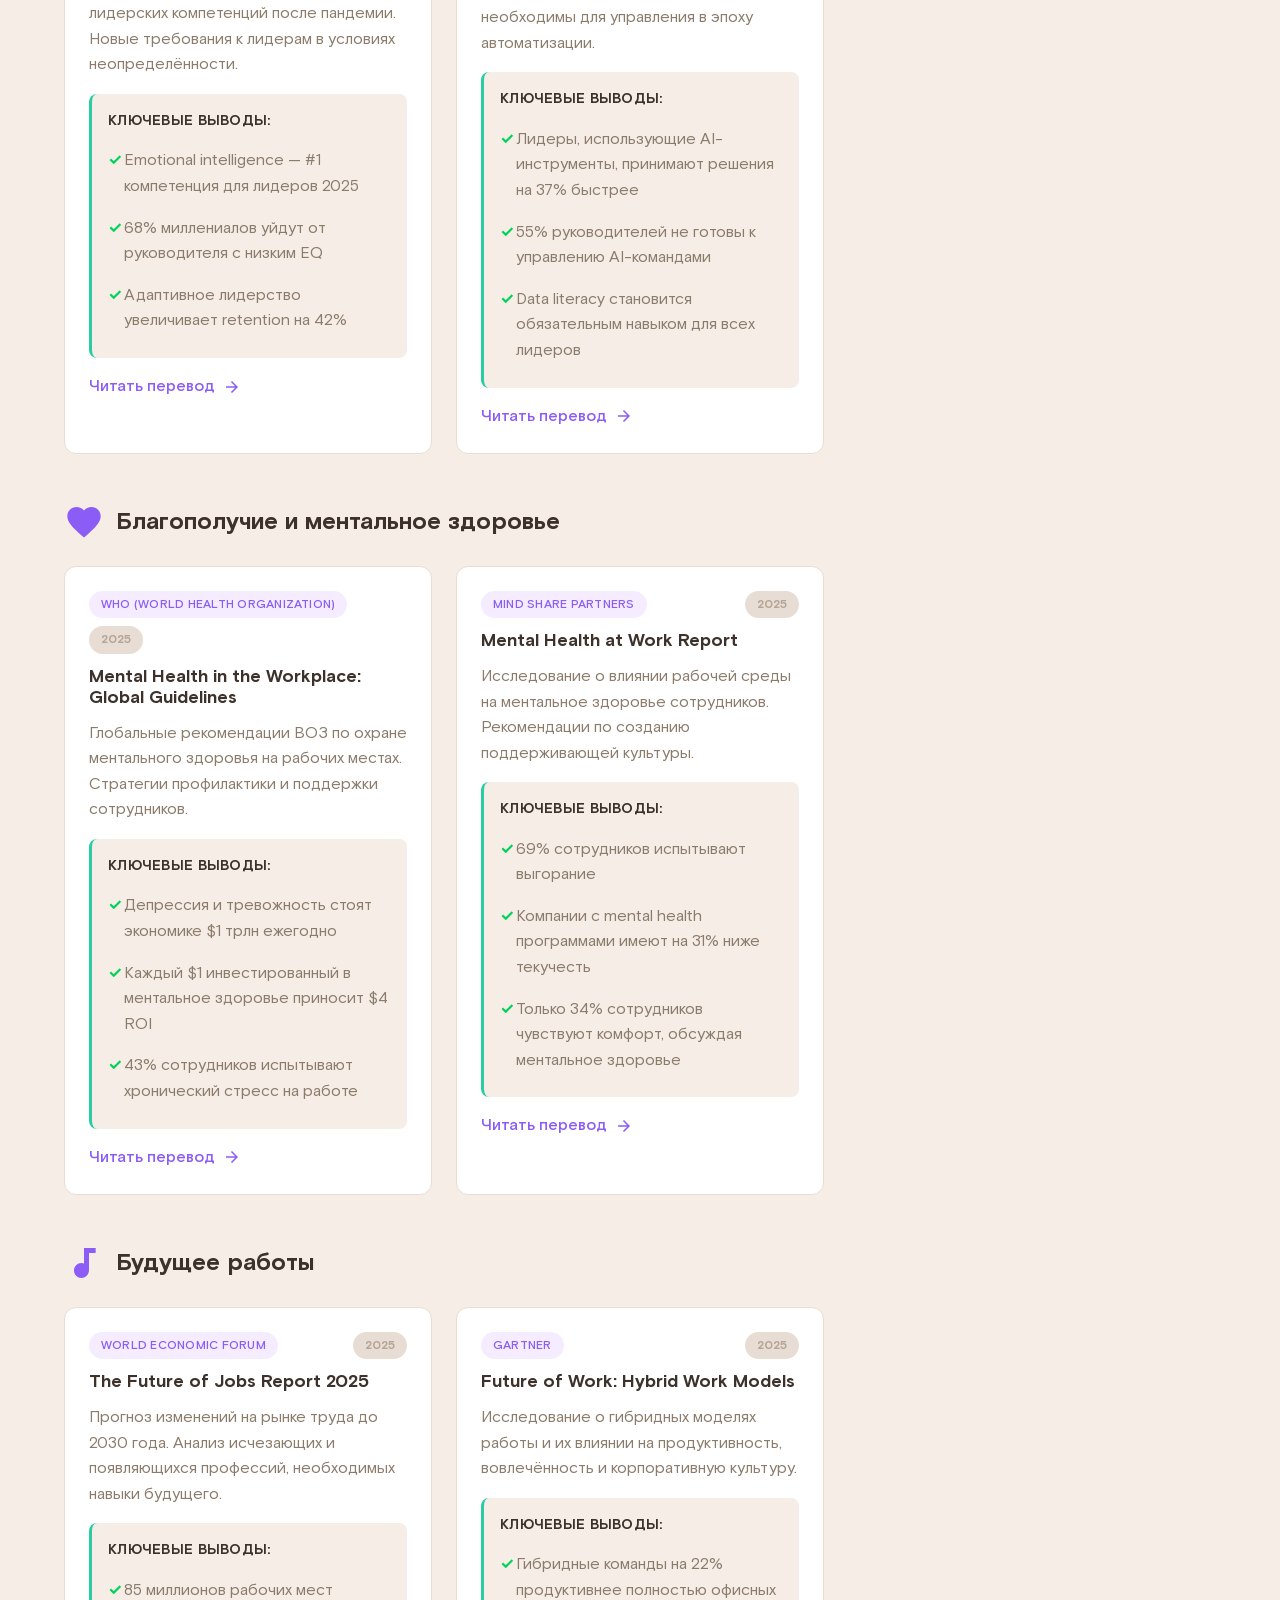
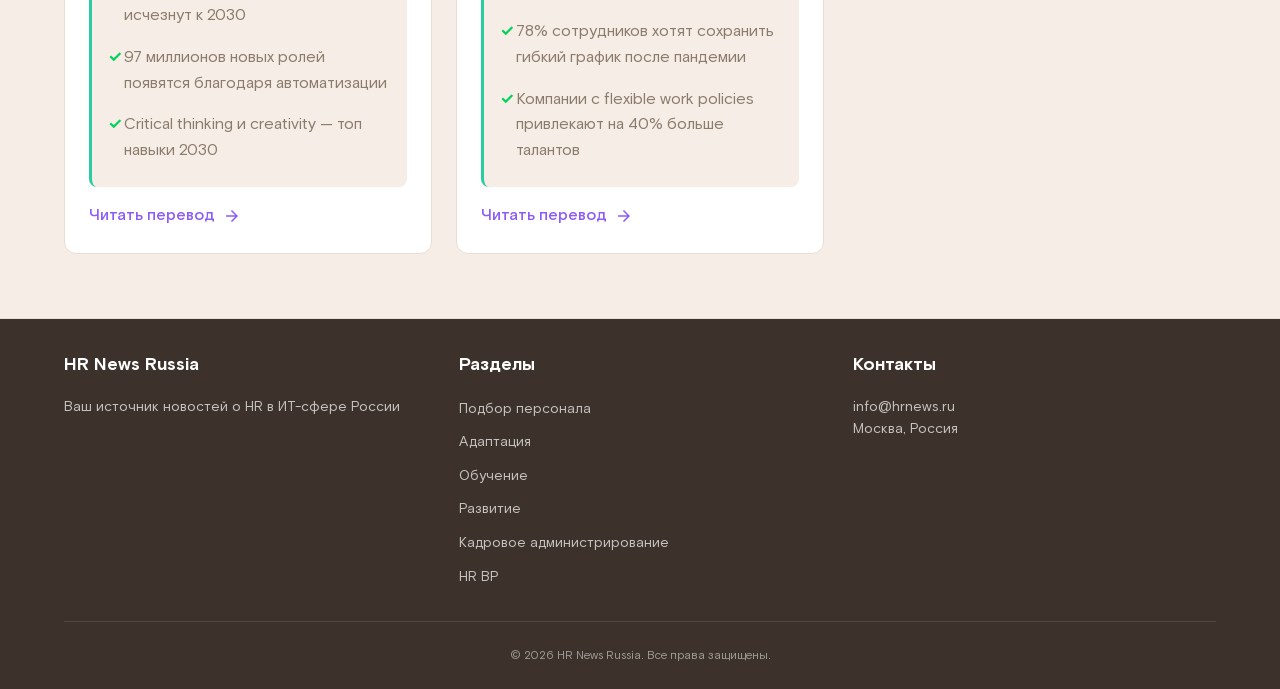
<file: pages/research.html>
<!DOCTYPE html>
<html lang="ru">
<head>
    <meta charset="UTF-8">
    <meta name="viewport" content="width=device-width, initial-scale=1.0">
    <title>Мировые HR-исследования — HR News Russia</title>
    <link rel="stylesheet" href="../styles/main.css">
    <link rel="stylesheet" href="../styles/animations.css">
    <link rel="preconnect" href="https://fonts.googleapis.com">
    <link rel="preconnect" href="https://fonts.gstatic.com" crossorigin>
    <link href="https://fonts.googleapis.com/css2?family=Inter:wght@300;400;500;600;700&display=swap" rel="stylesheet">
</head>
<body>
    <!-- Header -->
    <header class="header">
        <div class="container">
            <div class="header-content">
                <div class="logo" style="cursor: pointer;" onclick="window.location.href='../index.html'">
                    <div class="logo-icon">
                        <svg viewBox="0 0 24 24" xmlns="http://www.w3.org/2000/svg">
                            <path d="M12 2C6.48 2 2 6.48 2 12s4.48 10 10 10 10-4.48 10-10S17.52 2 12 2zm-1 17.93c-3.95-.49-7-3.85-7-7.93 0-.62.08-1.21.21-1.79L9 15v1c0 1.1.9 2 2 2v1.93zm6.9-2.54c-.26-.81-1-1.39-1.9-1.39h-1v-3c0-.55-.45-1-1-1H8v-2h2c.55 0 1-.45 1-1V7h2c1.1 0 2-.9 2-2v-.41c2.93 1.19 5 4.06 5 7.41 0 2.08-.8 3.97-2.1 5.39z"/>
                        </svg>
                    </div>
                    <span class="logo-text">HR News Russia</span>
                </div>
                <div class="nav-wrapper">
                    <nav class="nav">
                        <a href="../index.html" class="nav-link">Главная</a>
                        <a href="recruitment.html" class="nav-link">Подбор</a>
                        <a href="adaptation.html" class="nav-link">Адаптация</a>
                        <a href="training.html" class="nav-link">Обучение</a>
                        <a href="development.html" class="nav-link">Развитие</a>
                        <a href="hr-admin.html" class="nav-link">HR Admin</a>
                        <a href="hr-bp.html" class="nav-link">HR BP</a>
                        <a href="research.html" class="nav-link active">Мир</a>
                        <a href="ru-research.html" class="nav-link">Россия</a>
                    </nav>
                </div>
                <div style="display: flex; gap: 8px; align-items: center;">
                    <button class="theme-toggle" id="themeToggle" aria-label="Переключить тему">
                        <svg class="sun-icon" viewBox="0 0 24 24" xmlns="http://www.w3.org/2000/svg">
                            <path d="M12 7c-2.76 0-5 2.24-5 5s2.24 5 5 5 5-2.24 5-5-2.24-5-5-5zM2 13h2c.55 0 1-.45 1-1s-.45-1-1-1H2c-.55 0-1 .45-1 1s.45 1 1 1zm18 0h2c.55 0 1-.45 1-1s-.45-1-1-1h-2c-.55 0-1 .45-1 1s.45 1 1 1zM11 2v2c0 .55.45 1 1 1s1-.45 1-1V2c0-.55-.45-1-1-1s-1 .45-1 1zm0 18v2c0 .55.45 1 1 1s1-.45 1-1v-2c0-.55-.45-1-1-1s-1 .45-1 1zM5.99 4.58c-.39-.39-1.03-.39-1.41 0-.39.39-.39 1.03 0 1.41l1.06 1.06c.39.39 1.03.39 1.41 0s.39-1.03 0-1.41L5.99 4.58zm12.37 12.37c-.39-.39-1.03-.39-1.41 0-.39.39-.39 1.03 0 1.41l1.06 1.06c.39.39 1.03.39 1.41 0 .39-.39.39-1.03 0-1.41l-1.06-1.06zm1.06-10.96c.39-.39.39-1.03 0-1.41-.39-.39-1.03-.39-1.41 0l-1.06 1.06c-.39.39-.39 1.03 0 1.41s1.03.39 1.41 0l1.06-1.06zM7.05 18.36c.39-.39.39-1.03 0-1.41-.39-.39-1.03-.39-1.41 0l-1.06 1.06c-.39.39-.39 1.03 0 1.41s1.03.39 1.41 0l1.06-1.06z"/>
                        </svg>
                        <svg class="moon-icon" viewBox="0 0 24 24" xmlns="http://www.w3.org/2000/svg" style="display: none;">
                            <path d="M12 3c-4.97 0-9 4.03-9 9s4.03 9 9 9 9-4.03 9-9c0-.46-.04-.92-.1-1.36-.98 1.37-2.58 2.26-4.4 2.26-2.98 0-5.4-2.42-5.4-5.4 0-1.81.89-3.42 2.26-4.4-.44-.06-.9-.1-1.36-.1z"/>
                        </svg>
                    </button>
                    <button class="mobile-menu-btn" aria-label="Меню">
                        <span></span>
                        <span></span>
                        <span></span>
                    </button>
                </div>
            </div>
        </div>
    </header>

    <!-- Breadcrumbs -->
    <div class="breadcrumbs">
        <div class="container">
            <ul class="breadcrumbs-list">
                <li><a href="../index.html">Главная</a></li>
                <li>
                    <svg viewBox="0 0 24 24" xmlns="http://www.w3.org/2000/svg">
                        <path d="M10 6L8.59 7.41 13.17 12l-4.58 4.59L10 18l6-6z"/>
                    </svg>
                </li>
                <li>Мировые исследования</li>
            </ul>
        </div>
    </div>

    <!-- Page Header -->
    <section class="page-header scroll-animate">
        <div class="container">
            <div class="page-header-content">
                <div class="page-header-icon animate-float">
                    <svg viewBox="0 0 24 24" xmlns="http://www.w3.org/2000/svg">
                        <path d="M12 2C6.48 2 2 6.48 2 12s4.48 10 10 10 10-4.48 10-10S17.52 2 12 2zm1 15h-2v-2h2v2zm0-4h-2V7h2v6z"/>
                    </svg>
                </div>
                <h1 class="page-title animate-fade-in-up">Мировые HR-исследования</h1>
                <p class="page-description animate-fade-in-up">Переводы и обзоры ключевых международных исследований в области управления персоналом</p>
            </div>
        </div>
    </section>

    <!-- Topic Filter -->
    <section class="research-filter scroll-animate">
        <div class="container">
            <div class="filter-tabs" id="researchFilter">
                <button class="filter-tab active" data-filter="all">
                    <svg viewBox="0 0 24 24" xmlns="http://www.w3.org/2000/svg" width="18" height="18">
                        <path d="M3 5v14c0 1.1.89 2 2 2h14c1.1 0 2-.9 2-2V5c0-1.1-.9-2-2-2H5c-1.1 0-2 .9-2 2zm12 4c0 1.66-1.34 3-3 3s-3-1.34-3-3 1.34-3 3-3 3 1.34 3 3zm-9 8c0-2 4-3.1 6-3.1s6 1.1 6 3.1v1H6v-1z"/>
                    </svg>
                    Все исследования
                </button>
                <button class="filter-tab" data-filter="recruitment">
                    <svg viewBox="0 0 24 24" xmlns="http://www.w3.org/2000/svg" width="18" height="18">
                        <path d="M16 11c1.66 0 2.99-1.34 2.99-3S17.66 5 16 5c-1.66 0-3 1.34-3 3s1.34 3 3 3zm-8 0c1.66 0 2.99-1.34 2.99-3S9.66 5 8 5C6.34 5 5 6.34 5 8s1.34 3 3 3zm0 2c-2.33 0-7 1.17-7 3.5V19h14v-2.5c0-2.33-4.67-3.5-7-3.5zm8 0c-.29 0-.62.02-.97.05 1.16.84 1.97 1.97 1.97 3.45V19h6v-2.5c0-2.33-4.67-3.5-7-3.5z"/>
                    </svg>
                    Рекрутмент
                </button>
                <button class="filter-tab" data-filter="engagement">
                    <svg viewBox="0 0 24 24" xmlns="http://www.w3.org/2000/svg" width="18" height="18">
                        <path d="M9 21c0 .55.45 1 1 1h4c.55 0 1-.45 1-1v-1H9v1zm3-19C8.14 2 5 5.14 5 9c0 2.38 1.19 4.47 3 5.74V17c0 .55.45 1 1 1h6c.55 0 1-.45 1-1v-2.26c1.81-1.27 3-3.36 3-5.74 0-3.86-3.14-7-7-7zm2.85 11.1l-.85.6V16h-4v-2.3l-.85-.6C7.8 12.16 7 10.63 7 9c0-2.76 2.24-5 5-5s5 2.24 5 5c0 1.63-.8 3.16-2.15 4.1z"/>
                    </svg>
                    Вовлечённость
                </button>
                <button class="filter-tab" data-filter="learning">
                    <svg viewBox="0 0 24 24" xmlns="http://www.w3.org/2000/svg" width="18" height="18">
                        <path d="M18 2H6c-1.1 0-2 .9-2 2v16c0 1.1.9 2 2 2h12c1.1 0 2-.9 2-2V4c0-1.1-.9-2-2-2zM6 4h5v8l-2.5-1.5L6 12V4z"/>
                    </svg>
                    Обучение
                </button>
                <button class="filter-tab" data-filter="leadership">
                    <svg viewBox="0 0 24 24" xmlns="http://www.w3.org/2000/svg" width="18" height="18">
                        <path d="M16 6l2.29 2.29-4.88 4.88-4-4L2 16.59 3.41 18l6-6 4 4 6.3-6.29L22 12V6z"/>
                    </svg>
                    Лидерство
                </button>
                <button class="filter-tab" data-filter="wellbeing">
                    <svg viewBox="0 0 24 24" xmlns="http://www.w3.org/2000/svg" width="18" height="18">
                        <path d="M12 21.35l-1.45-1.32C5.4 15.36 2 12.28 2 8.5 2 5.42 4.42 3 7.5 3c1.74 0 3.41.81 4.5 2.09C13.09 3.81 14.76 3 16.5 3 19.58 3 22 5.42 22 8.5c0 3.78-3.4 6.86-8.55 11.54L12 21.35z"/>
                    </svg>
                    Благополучие
                </button>
                <button class="filter-tab" data-filter="future">
                    <svg viewBox="0 0 24 24" xmlns="http://www.w3.org/2000/svg" width="18" height="18">
                        <path d="M12 3v9.28c-.47-.17-.97-.28-1.5-.28C8.01 12 6 14.01 6 16.5S8.01 21 10.5 21c2.31 0 4.2-1.75 4.45-4H15V6h4V3h-7z"/>
                    </svg>
                    Будущее работы
                </button>
            </div>
        </div>
    </section>

    <!-- Page Content -->
    <section class="page-content">
        <div class="container">
            <!-- Recruitment Research -->
            <div class="research-category scroll-animate-left" data-category="recruitment">
                <h2 class="research-category-title">
                    <svg viewBox="0 0 24 24" xmlns="http://www.w3.org/2000/svg" width="32" height="32" class="category-icon-svg">
                        <path d="M16 11c1.66 0 2.99-1.34 2.99-3S17.66 5 16 5c-1.66 0-3 1.34-3 3s1.34 3 3 3zm-8 0c1.66 0 2.99-1.34 2.99-3S9.66 5 8 5C6.34 5 5 6.34 5 8s1.34 3 3 3zm0 2c-2.33 0-7 1.17-7 3.5V19h14v-2.5c0-2.33-4.67-3.5-7-3.5zm8 0c-.29 0-.62.02-.97.05 1.16.84 1.97 1.97 1.97 3.45V19h6v-2.5c0-2.33-4.67-3.5-7-3.5z"/>
                    </svg>
                    Рекрутмент и найм
                </h2>
                
                <div class="research-grid">
                    <article class="research-card hover-lift scroll-animate">
                        <div class="research-meta">
                            <span class="research-source">LinkedIn Talent Solutions</span>
                            <span class="research-year">2025</span>
                        </div>
                        <h3 class="research-title">Global Talent Trends 2025</h3>
                        <p class="research-excerpt">Ежегодное исследование тенденций найма с охватом 40+ стран. Анализ изменений в поведении соискателей, влияния ИИ на процесс отбора и новых ожиданий кандидатов.</p>
                        <div class="research-highlights">
                            <h4>Ключевые выводы:</h4>
                            <ul>
                                <li>73% кандидатов prioritise гибкий график над зарплатой</li>
                                <li>Компании, использующие AI в скрининге, сократили time-to-hire на 40%</li>
                                <li>67% миллениалов готовы сменить работу ради лучших benefits</li>
                            </ul>
                        </div>
                        <a href="#" class="research-link">
                            Читать перевод
                            <svg viewBox="0 0 24 24" xmlns="http://www.w3.org/2000/svg">
                                <path d="M12 4l-1.41 1.41L16.17 11H4v2h12.17l-5.58 5.59L12 20l8-8z"/>
                            </svg>
                        </a>
                    </article>

                    <article class="research-card hover-lift scroll-animate">
                        <div class="research-meta">
                            <span class="research-source">Harvard Business Review</span>
                            <span class="research-year">2025</span>
                        </div>
                        <h3 class="research-title">The Future of Recruiting: AI and Beyond</h3>
                        <p class="research-excerpt">Исследование о трансформации рекрутмента под влиянием искусственного интеллекта. Практические кейсы внедрения AI-инструментов в крупнейших компаниях.</p>
                        <div class="research-highlights">
                            <h4>Ключевые выводы:</h4>
                            <ul>
                                <li>AI-скрининг снижает bias на 35% по сравнению с традиционным отбором</li>
                                <li>Видео-интервью с AI-анализом увеличивают конверсию на 28%</li>
                                <li>85% рекрутеров планируют увеличить инвестиции в AI-инструменты</li>
                            </ul>
                        </div>
                        <a href="#" class="research-link">
                            Читать перевод
                            <svg viewBox="0 0 24 24" xmlns="http://www.w3.org/2000/svg">
                                <path d="M12 4l-1.41 1.41L16.17 11H4v2h12.17l-5.58 5.59L12 20l8-8z"/>
                            </svg>
                        </a>
                    </article>

                    <article class="research-card hover-lift scroll-animate">
                        <div class="research-meta">
                            <span class="research-source">McKinsey & Company</span>
                            <span class="research-year">2024</span>
                        </div>
                        <h3 class="research-title">Winning the War for Talent in the Digital Age</h3>
                        <p class="research-excerpt">Глобальное исследование о конкуренции за таланты в цифровую эпоху. Анализ стратегий привлечения и удержания лучших специалистов.</p>
                        <div class="research-highlights">
                            <h4>Ключевые выводы:</h4>
                            <ul>
                                <li>Персонализированный candidate experience увеличивает acceptance rate на 45%</li>
                                <li>Компании с сильным employer brand получают на 50% больше качественных откликов</li>
                                <li>Средняя стоимость найма senior-специалиста выросла на 32% за 3 года</li>
                            </ul>
                        </div>
                        <a href="#" class="research-link">
                            Читать перевод
                            <svg viewBox="0 0 24 24" xmlns="http://www.w3.org/2000/svg">
                                <path d="M12 4l-1.41 1.41L16.17 11H4v2h12.17l-5.58 5.59L12 20l8-8z"/>
                            </svg>
                        </a>
                    </article>
                </div>
            </div>

            <!-- Engagement Research -->
            <div class="research-category scroll-animate-left" data-category="engagement">
                <h2 class="research-category-title">
                    <svg viewBox="0 0 24 24" xmlns="http://www.w3.org/2000/svg" width="32" height="32" class="category-icon-svg">
                        <path d="M9 21c0 .55.45 1 1 1h4c.55 0 1-.45 1-1v-1H9v1zm3-19C8.14 2 5 5.14 5 9c0 2.38 1.19 4.47 3 5.74V17c0 .55.45 1 1 1h6c.55 0 1-.45 1-1v-2.26c1.81-1.27 3-3.36 3-5.74 0-3.86-3.14-7-7-7zm2.85 11.1l-.85.6V16h-4v-2.3l-.85-.6C7.8 12.16 7 10.63 7 9c0-2.76 2.24-5 5-5s5 2.24 5 5c0 1.63-.8 3.16-2.15 4.1z"/>
                    </svg>
                    Вовлечённость сотрудников
                </h2>
                
                <div class="research-grid">
                    <article class="research-card hover-lift scroll-animate">
                        <div class="research-meta">
                            <span class="research-source">Gallup</span>
                            <span class="research-year">2025</span>
                        </div>
                        <h3 class="research-title">State of the Global Workplace 2025</h3>
                        <p class="research-excerpt">Масштабное исследование вовлечённости сотрудников в 160 странах. Данные о влиянии вовлечённости на продуктивность, удержание и бизнес-результаты.</p>
                        <div class="research-highlights">
                            <h4>Ключевые выводы:</h4>
                            <ul>
                                <li>Только 23% сотрудников вовлечены в работу глобально</li>
                                <li>Команды с высокой вовлечённостью показывают на 23% выше прибыльность</li>
                                <li>Регулярная обратная связь увеличивает вовлечённость на 67%</li>
                            </ul>
                        </div>
                        <a href="#" class="research-link">
                            Читать перевод
                            <svg viewBox="0 0 24 24" xmlns="http://www.w3.org/2000/svg">
                                <path d="M12 4l-1.41 1.41L16.17 11H4v2h12.17l-5.58 5.59L12 20l8-8z"/>
                            </svg>
                        </a>
                    </article>

                    <article class="research-card hover-lift scroll-animate">
                        <div class="research-meta">
                            <span class="research-source">Deloitte</span>
                            <span class="research-year">2025</span>
                        </div>
                        <h3 class="research-title">Global Human Capital Trends: The Social Enterprise</h3>
                        <p class="research-excerpt">Исследование о трансформации корпоративной культуры и роли социального предприятия в современном бизнесе.</p>
                        <div class="research-highlights">
                            <h4>Ключевые выводы:</h4>
                            <ul>
                                <li>88% сотрудников считают purpose компании важным фактором лояльности</li>
                                <li>Организации с сильной культурой в 4 раза чаще превосходят финансовые цели</li>
                                <li>Wellbeing-программы снижают текучесть на 25%</li>
                            </ul>
                        </div>
                        <a href="#" class="research-link">
                            Читать перевод
                            <svg viewBox="0 0 24 24" xmlns="http://www.w3.org/2000/svg">
                                <path d="M12 4l-1.41 1.41L16.17 11H4v2h12.17l-5.58 5.59L12 20l8-8z"/>
                            </svg>
                        </a>
                    </article>
                </div>
            </div>

            <!-- Learning Research -->
            <div class="research-category scroll-animate-left" data-category="learning">
                <h2 class="research-category-title">
                    <svg viewBox="0 0 24 24" xmlns="http://www.w3.org/2000/svg" width="32" height="32" class="category-icon-svg">
                        <path d="M18 2H6c-1.1 0-2 .9-2 2v16c0 1.1.9 2 2 2h12c1.1 0 2-.9 2-2V4c0-1.1-.9-2-2-2zM6 4h5v8l-2.5-1.5L6 12V4z"/>
                    </svg>
                    Обучение и развитие
                </h2>
                
                <div class="research-grid">
                    <article class="research-card hover-lift scroll-animate">
                        <div class="research-meta">
                            <span class="research-source">ATD (Association for Talent Development)</span>
                            <span class="research-year">2025</span>
                        </div>
                        <h3 class="research-title">State of the Industry 2025</h3>
                        <p class="research-excerpt">Ежегодный отчёт о состоянии корпоративного обучения. Данные о бюджетах, методах и эффективности обучающих программ.</p>
                        <div class="research-highlights">
                            <h4>Ключевые выводы:</h4>
                            <ul>
                                <li>Средние инвестиции в обучение: $1,280 на сотрудника в год</li>
                                <li>Microlearning показывает на 50% лучшую усвояемость материала</li>
                                <li>70% компаний увеличили бюджеты на digital learning</li>
                            </ul>
                        </div>
                        <a href="#" class="research-link">
                            Читать перевод
                            <svg viewBox="0 0 24 24" xmlns="http://www.w3.org/2000/svg">
                                <path d="M12 4l-1.41 1.41L16.17 11H4v2h12.17l-5.58 5.59L12 20l8-8z"/>
                            </svg>
                        </a>
                    </article>

                    <article class="research-card hover-lift scroll-animate">
                        <div class="research-meta">
                            <span class="research-source">PwC</span>
                            <span class="research-year">2025</span>
                        </div>
                        <h3 class="research-title">Workforce of the Future: Upskilling for the Digital Economy</h3>
                        <p class="research-excerpt">Исследование о необходимых навыках для цифровой экономики и стратегиях upskilling/reskilling.</p>
                        <div class="research-highlights">
                            <h4>Ключевые выводы:</h4>
                            <ul>
                                <li>К 2030 году 30% текущих навыков устареют</li>
                                <li>Инвестиции в upskilling окупаются за 18 месяцев</li>
                                <li>76% сотрудников готовы учиться новому для сохранения работы</li>
                            </ul>
                        </div>
                        <a href="#" class="research-link">
                            Читать перевод
                            <svg viewBox="0 0 24 24" xmlns="http://www.w3.org/2000/svg">
                                <path d="M12 4l-1.41 1.41L16.17 11H4v2h12.17l-5.58 5.59L12 20l8-8z"/>
                            </svg>
                        </a>
                    </article>
                </div>
            </div>

            <!-- Leadership Research -->
            <div class="research-category scroll-animate-left" data-category="leadership">
                <h2 class="research-category-title">
                    <svg viewBox="0 0 24 24" xmlns="http://www.w3.org/2000/svg" width="32" height="32" class="category-icon-svg">
                        <path d="M16 6l2.29 2.29-4.88 4.88-4-4L2 16.59 3.41 18l6-6 4 4 6.3-6.29L22 12V6z"/>
                    </svg>
                    Лидерство и управление
                </h2>
                
                <div class="research-grid">
                    <article class="research-card hover-lift scroll-animate">
                        <div class="research-meta">
                            <span class="research-source">Center for Creative Leadership</span>
                            <span class="research-year">2025</span>
                        </div>
                        <h3 class="research-title">Leadership Development in the Post-Pandemic Era</h3>
                        <p class="research-excerpt">Исследование о трансформации лидерских компетенций после пандемии. Новые требования к лидерам в условиях неопределённости.</p>
                        <div class="research-highlights">
                            <h4>Ключевые выводы:</h4>
                            <ul>
                                <li>Emotional intelligence — #1 компетенция для лидеров 2025</li>
                                <li>68% миллениалов уйдут от руководителя с низким EQ</li>
                                <li>Адаптивное лидерство увеличивает retention на 42%</li>
                            </ul>
                        </div>
                        <a href="#" class="research-link">
                            Читать перевод
                            <svg viewBox="0 0 24 24" xmlns="http://www.w3.org/2000/svg">
                                <path d="M12 4l-1.41 1.41L16.17 11H4v2h12.17l-5.58 5.59L12 20l8-8z"/>
                            </svg>
                        </a>
                    </article>

                    <article class="research-card hover-lift scroll-animate">
                        <div class="research-meta">
                            <span class="research-source">MIT Sloan Management Review</span>
                            <span class="research-year">2024</span>
                        </div>
                        <h3 class="research-title">Leading in the Age of AI</h3>
                        <p class="research-excerpt">Как искусственный интеллект меняет роль лидеров и какие новые навыки необходимы для управления в эпоху автоматизации.</p>
                        <div class="research-highlights">
                            <h4>Ключевые выводы:</h4>
                            <ul>
                                <li>Лидеры, использующие AI-инструменты, принимают решения на 37% быстрее</li>
                                <li>55% руководителей не готовы к управлению AI-командами</li>
                                <li>Data literacy становится обязательным навыком для всех лидеров</li>
                            </ul>
                        </div>
                        <a href="#" class="research-link">
                            Читать перевод
                            <svg viewBox="0 0 24 24" xmlns="http://www.w3.org/2000/svg">
                                <path d="M12 4l-1.41 1.41L16.17 11H4v2h12.17l-5.58 5.59L12 20l8-8z"/>
                            </svg>
                        </a>
                    </article>
                </div>
            </div>

            <!-- Wellbeing Research -->
            <div class="research-category scroll-animate-left" data-category="wellbeing">
                <h2 class="research-category-title">
                    <svg viewBox="0 0 24 24" xmlns="http://www.w3.org/2000/svg" width="32" height="32" class="category-icon-svg">
                        <path d="M12 21.35l-1.45-1.32C5.4 15.36 2 12.28 2 8.5 2 5.42 4.42 3 7.5 3c1.74 0 3.41.81 4.5 2.09C13.09 3.81 14.76 3 16.5 3 19.58 3 22 5.42 22 8.5c0 3.78-3.4 6.86-8.55 11.54L12 21.35z"/>
                    </svg>
                    Благополучие и ментальное здоровье
                </h2>
                
                <div class="research-grid">
                    <article class="research-card hover-lift scroll-animate">
                        <div class="research-meta">
                            <span class="research-source">WHO (World Health Organization)</span>
                            <span class="research-year">2025</span>
                        </div>
                        <h3 class="research-title">Mental Health in the Workplace: Global Guidelines</h3>
                        <p class="research-excerpt">Глобальные рекомендации ВОЗ по охране ментального здоровья на рабочих местах. Стратегии профилактики и поддержки сотрудников.</p>
                        <div class="research-highlights">
                            <h4>Ключевые выводы:</h4>
                            <ul>
                                <li>Депрессия и тревожность стоят экономике $1 трлн ежегодно</li>
                                <li>Каждый $1 инвестированный в ментальное здоровье приносит $4 ROI</li>
                                <li>43% сотрудников испытывают хронический стресс на работе</li>
                            </ul>
                        </div>
                        <a href="#" class="research-link">
                            Читать перевод
                            <svg viewBox="0 0 24 24" xmlns="http://www.w3.org/2000/svg">
                                <path d="M12 4l-1.41 1.41L16.17 11H4v2h12.17l-5.58 5.59L12 20l8-8z"/>
                            </svg>
                        </a>
                    </article>

                    <article class="research-card hover-lift scroll-animate">
                        <div class="research-meta">
                            <span class="research-source">Mind Share Partners</span>
                            <span class="research-year">2025</span>
                        </div>
                        <h3 class="research-title">Mental Health at Work Report</h3>
                        <p class="research-excerpt">Исследование о влиянии рабочей среды на ментальное здоровье сотрудников. Рекомендации по созданию поддерживающей культуры.</p>
                        <div class="research-highlights">
                            <h4>Ключевые выводы:</h4>
                            <ul>
                                <li>69% сотрудников испытывают выгорание</li>
                                <li>Компании с mental health программами имеют на 31% ниже текучесть</li>
                                <li>Только 34% сотрудников чувствуют комфорт, обсуждая ментальное здоровье</li>
                            </ul>
                        </div>
                        <a href="#" class="research-link">
                            Читать перевод
                            <svg viewBox="0 0 24 24" xmlns="http://www.w3.org/2000/svg">
                                <path d="M12 4l-1.41 1.41L16.17 11H4v2h12.17l-5.58 5.59L12 20l8-8z"/>
                            </svg>
                        </a>
                    </article>
                </div>
            </div>

            <!-- Future of Work Research -->
            <div class="research-category scroll-animate-left" data-category="future">
                <h2 class="research-category-title">
                    <svg viewBox="0 0 24 24" xmlns="http://www.w3.org/2000/svg" width="32" height="32" class="category-icon-svg">
                        <path d="M12 3v9.28c-.47-.17-.97-.28-1.5-.28C8.01 12 6 14.01 6 16.5S8.01 21 10.5 21c2.31 0 4.2-1.75 4.45-4H15V6h4V3h-7z"/>
                    </svg>
                    Будущее работы
                </h2>
                
                <div class="research-grid">
                    <article class="research-card hover-lift scroll-animate">
                        <div class="research-meta">
                            <span class="research-source">World Economic Forum</span>
                            <span class="research-year">2025</span>
                        </div>
                        <h3 class="research-title">The Future of Jobs Report 2025</h3>
                        <p class="research-excerpt">Прогноз изменений на рынке труда до 2030 года. Анализ исчезающих и появляющихся профессий, необходимых навыки будущего.</p>
                        <div class="research-highlights">
                            <h4>Ключевые выводы:</h4>
                            <ul>
                                <li>85 миллионов рабочих мест исчезнут к 2030</li>
                                <li>97 миллионов новых ролей появятся благодаря автоматизации</li>
                                <li>Critical thinking и creativity — топ навыки 2030</li>
                            </ul>
                        </div>
                        <a href="#" class="research-link">
                            Читать перевод
                            <svg viewBox="0 0 24 24" xmlns="http://www.w3.org/2000/svg">
                                <path d="M12 4l-1.41 1.41L16.17 11H4v2h12.17l-5.58 5.59L12 20l8-8z"/>
                            </svg>
                        </a>
                    </article>

                    <article class="research-card hover-lift scroll-animate">
                        <div class="research-meta">
                            <span class="research-source">Gartner</span>
                            <span class="research-year">2025</span>
                        </div>
                        <h3 class="research-title">Future of Work: Hybrid Work Models</h3>
                        <p class="research-excerpt">Исследование о гибридных моделях работы и их влиянии на продуктивность, вовлечённость и корпоративную культуру.</p>
                        <div class="research-highlights">
                            <h4>Ключевые выводы:</h4>
                            <ul>
                                <li>Гибридные команды на 22% продуктивнее полностью офисных</li>
                                <li>78% сотрудников хотят сохранить гибкий график после пандемии</li>
                                <li>Компании с flexible work policies привлекают на 40% больше талантов</li>
                            </ul>
                        </div>
                        <a href="#" class="research-link">
                            Читать перевод
                            <svg viewBox="0 0 24 24" xmlns="http://www.w3.org/2000/svg">
                                <path d="M12 4l-1.41 1.41L16.17 11H4v2h12.17l-5.58 5.59L12 20l8-8z"/>
                            </svg>
                        </a>
                    </article>
                </div>
            </div>
        </div>
    </section>

    <!-- Footer -->
    <footer class="footer">
        <div class="container">
            <div class="footer-content">
                <div class="footer-section">
                    <h4>HR News Russia</h4>
                    <p>Ваш источник новостей о HR в ИТ-сфере России</p>
                </div>
                <div class="footer-section">
                    <h4>Разделы</h4>
                    <ul>
                        <li><a href="recruitment.html">Подбор персонала</a></li>
                        <li><a href="adaptation.html">Адаптация</a></li>
                        <li><a href="training.html">Обучение</a></li>
                        <li><a href="development.html">Развитие</a></li>
                        <li><a href="hr-admin.html">Кадровое администрирование</a></li>
                        <li><a href="hr-bp.html">HR BP</a></li>
                    </ul>
                </div>
                <div class="footer-section">
                    <h4>Контакты</h4>
                    <p>info@hrnews.ru</p>
                    <p>Москва, Россия</p>
                </div>
            </div>
            <div class="footer-bottom">
                <p>&copy; 2026 HR News Russia. Все права защищены.</p>
            </div>
        </div>
    </footer>

    <script src="../scripts/main.js"></script>
    <script src="../scripts/research-filter.js"></script>
</body>
</html>
</file>
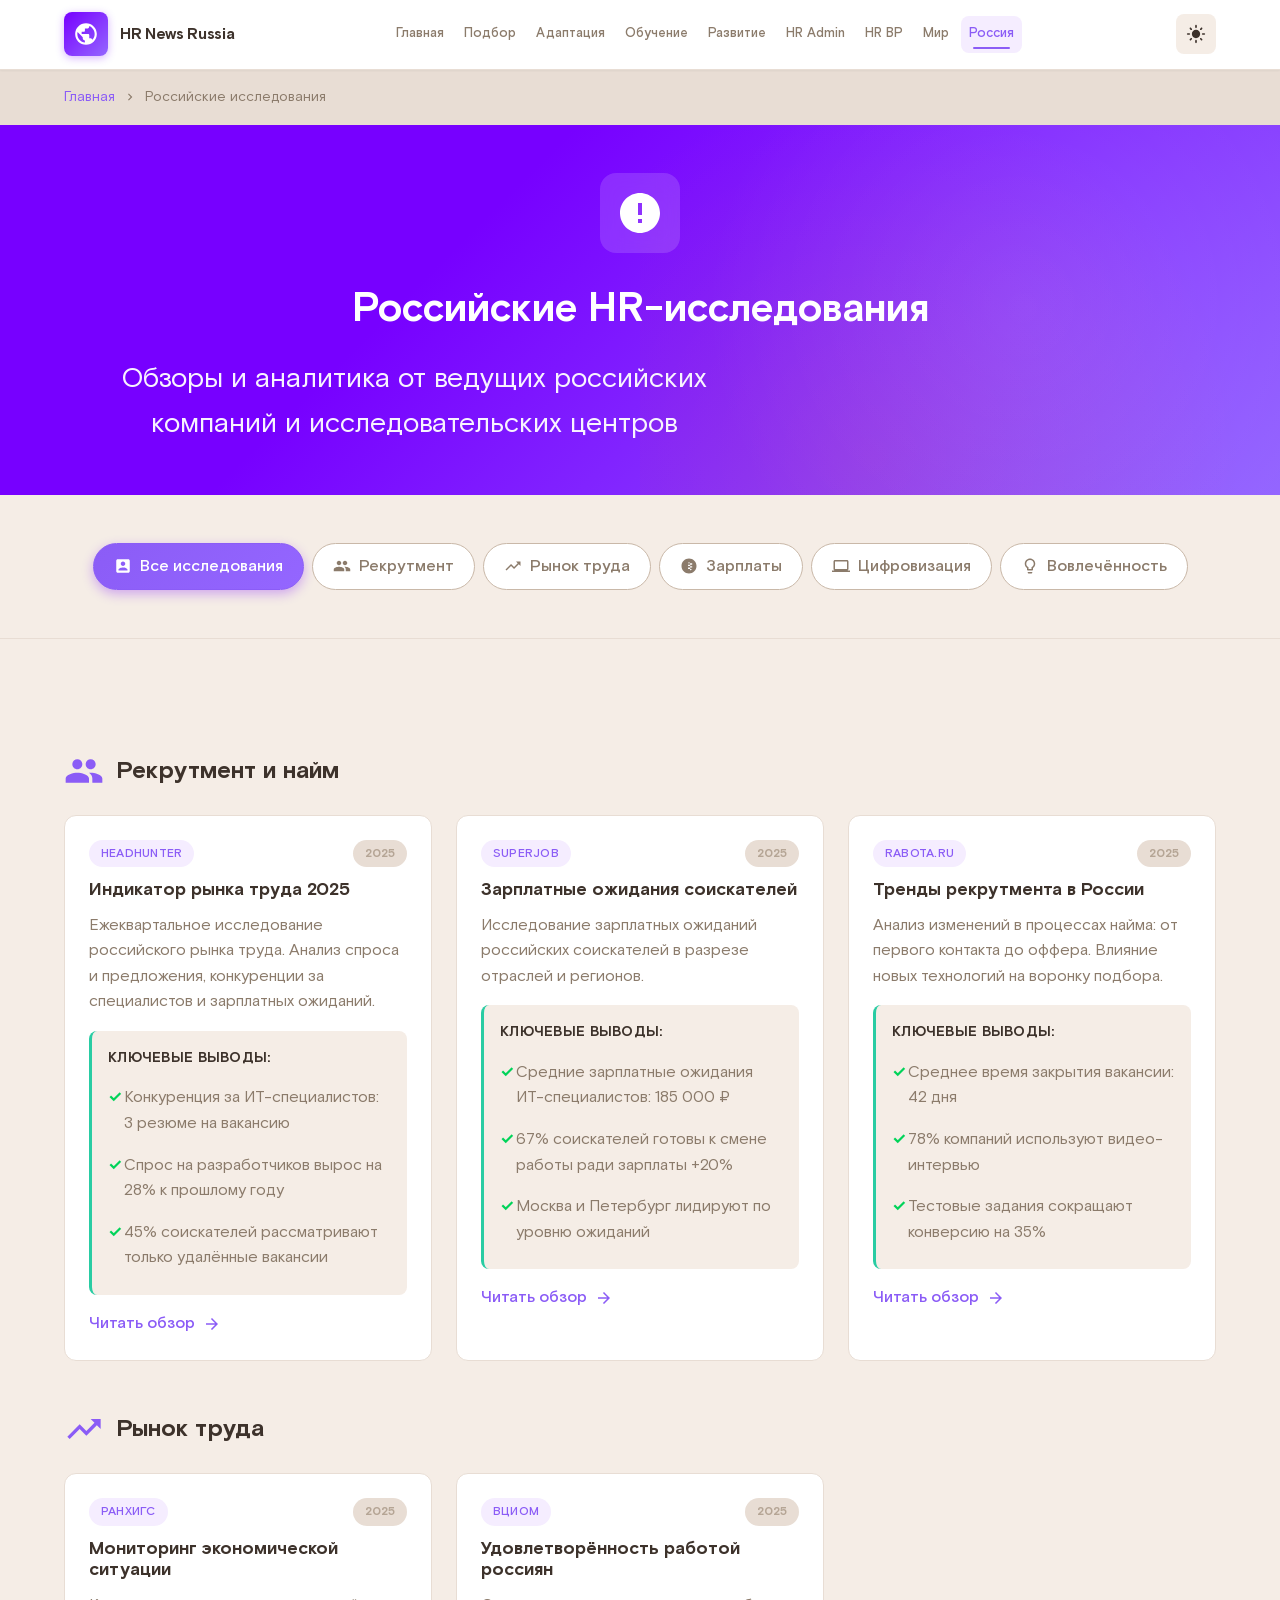
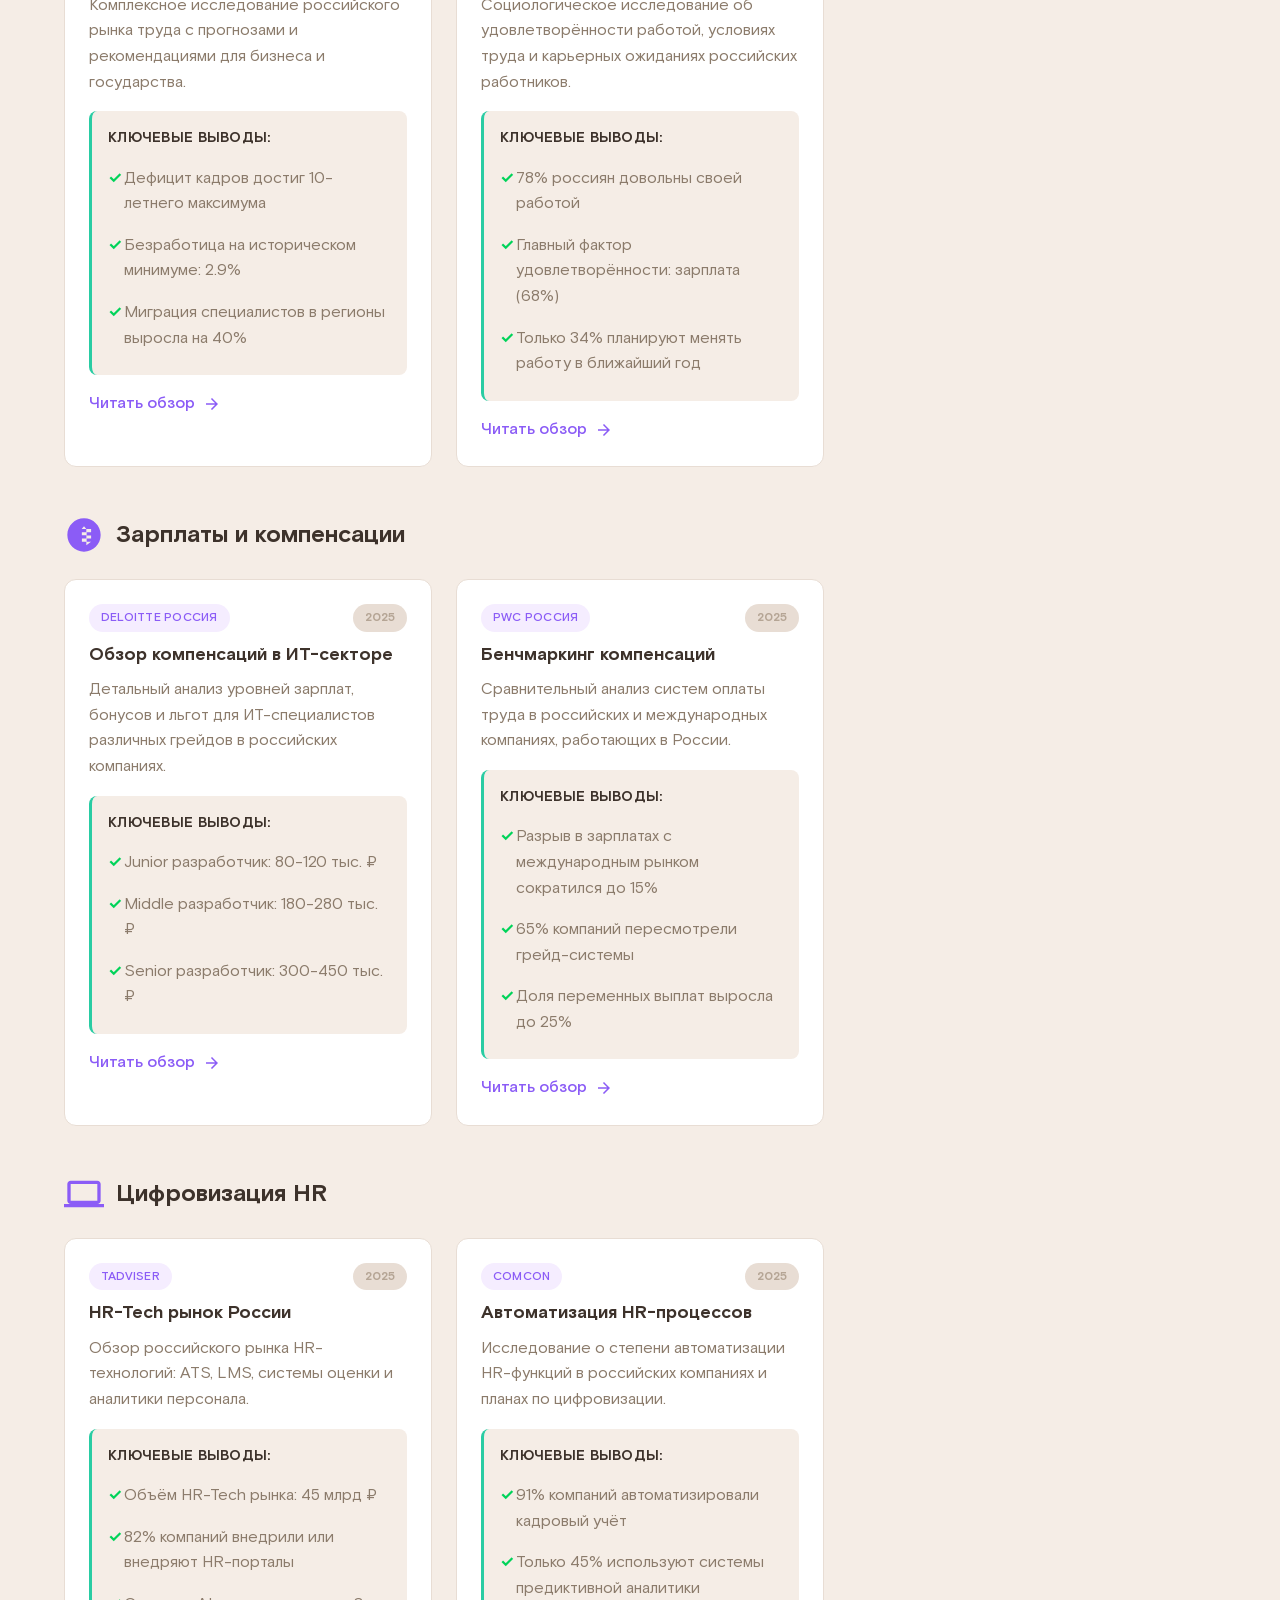
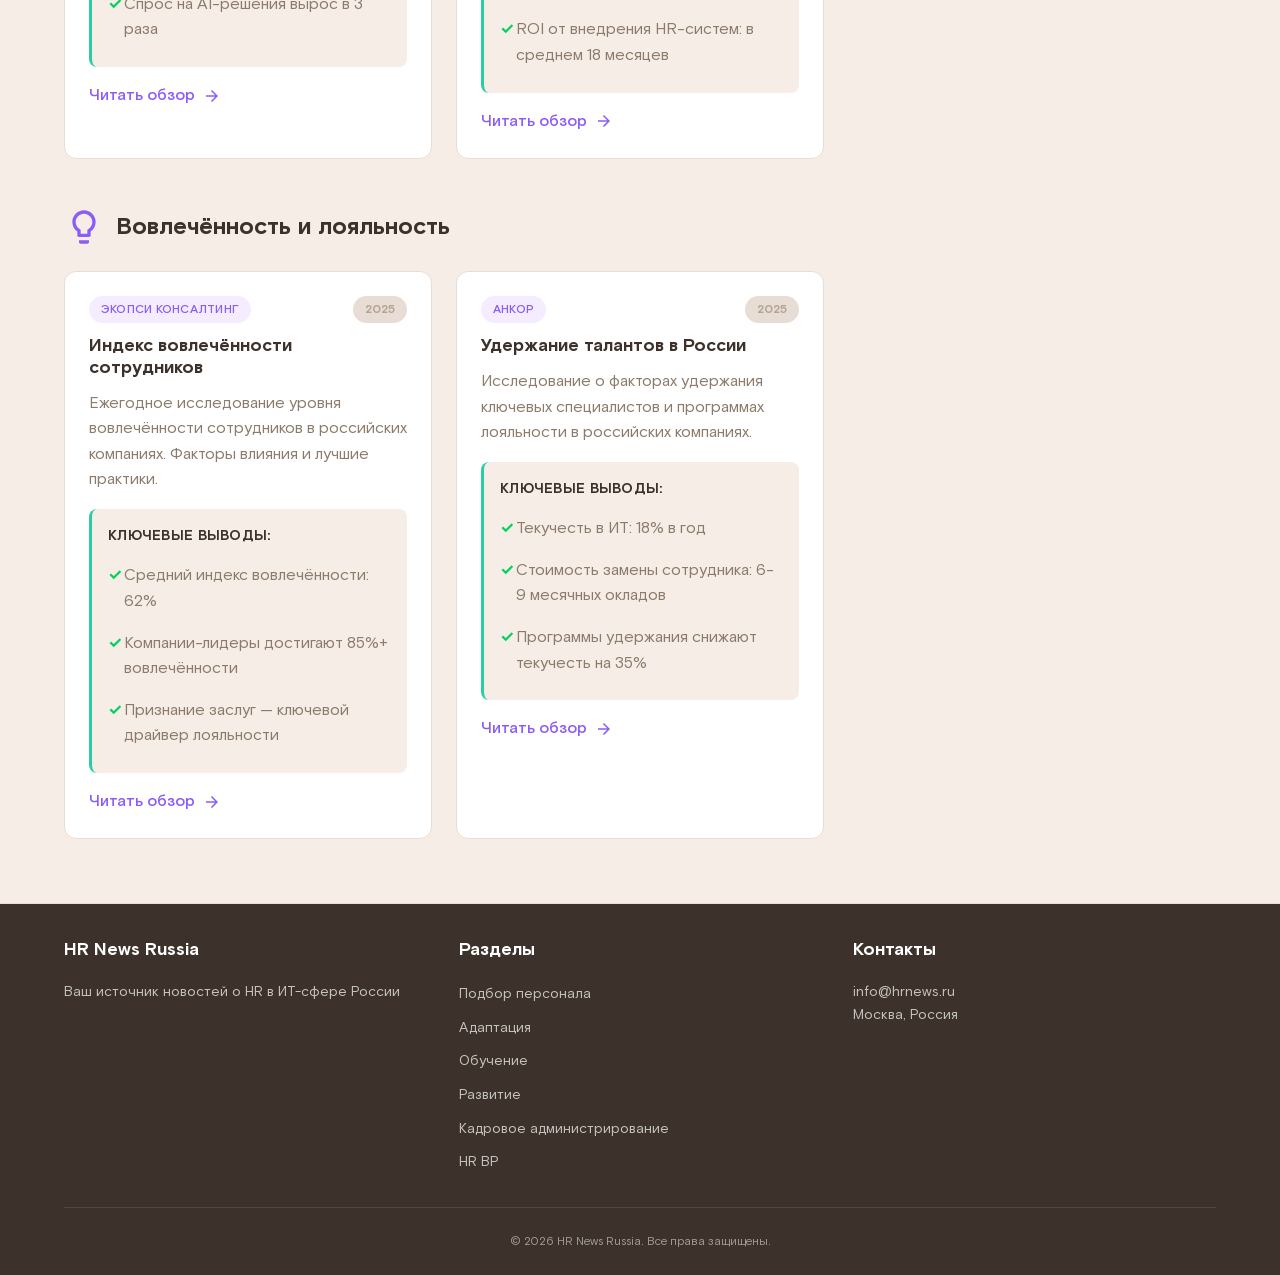
<file: pages/ru-research.html>
<!DOCTYPE html>
<html lang="ru">
<head>
    <meta charset="UTF-8">
    <meta name="viewport" content="width=device-width, initial-scale=1.0">
    <title>Российские HR-исследования — HR News Russia</title>
    <link rel="stylesheet" href="../styles/main.css">
    <link rel="stylesheet" href="../styles/animations.css">
    <link rel="preconnect" href="https://fonts.googleapis.com">
    <link rel="preconnect" href="https://fonts.gstatic.com" crossorigin>
    <link href="https://fonts.googleapis.com/css2?family=Inter:wght@300;400;500;600;700&display=swap" rel="stylesheet">
</head>
<body>
    <!-- Header -->
    <header class="header">
        <div class="container">
            <div class="header-content">
                <div class="logo" style="cursor: pointer;" onclick="window.location.href='../index.html'">
                    <div class="logo-icon">
                        <svg viewBox="0 0 24 24" xmlns="http://www.w3.org/2000/svg">
                            <path d="M12 2C6.48 2 2 6.48 2 12s4.48 10 10 10 10-4.48 10-10S17.52 2 12 2zm-1 17.93c-3.95-.49-7-3.85-7-7.93 0-.62.08-1.21.21-1.79L9 15v1c0 1.1.9 2 2 2v1.93zm6.9-2.54c-.26-.81-1-1.39-1.9-1.39h-1v-3c0-.55-.45-1-1-1H8v-2h2c.55 0 1-.45 1-1V7h2c1.1 0 2-.9 2-2v-.41c2.93 1.19 5 4.06 5 7.41 0 2.08-.8 3.97-2.1 5.39z"/>
                        </svg>
                    </div>
                    <span class="logo-text">HR News Russia</span>
                </div>
                <div class="nav-wrapper">
                    <nav class="nav">
                        <a href="../index.html" class="nav-link">Главная</a>
                        <a href="recruitment.html" class="nav-link">Подбор</a>
                        <a href="adaptation.html" class="nav-link">Адаптация</a>
                        <a href="training.html" class="nav-link">Обучение</a>
                        <a href="development.html" class="nav-link">Развитие</a>
                        <a href="hr-admin.html" class="nav-link">HR Admin</a>
                        <a href="hr-bp.html" class="nav-link">HR BP</a>
                        <a href="research.html" class="nav-link">Мир</a>
                        <a href="ru-research.html" class="nav-link active">Россия</a>
                    </nav>
                </div>
                <div style="display: flex; gap: 8px; align-items: center;">
                    <button class="theme-toggle" id="themeToggle" aria-label="Переключить тему">
                        <svg class="sun-icon" viewBox="0 0 24 24" xmlns="http://www.w3.org/2000/svg">
                            <path d="M12 7c-2.76 0-5 2.24-5 5s2.24 5 5 5 5-2.24 5-5-2.24-5-5-5zM2 13h2c.55 0 1-.45 1-1s-.45-1-1-1H2c-.55 0-1 .45-1 1s.45 1 1 1zm18 0h2c.55 0 1-.45 1-1s-.45-1-1-1h-2c-.55 0-1 .45-1 1s.45 1 1 1zM11 2v2c0 .55.45 1 1 1s1-.45 1-1V2c0-.55-.45-1-1-1s-1 .45-1 1zm0 18v2c0 .55.45 1 1 1s1-.45 1-1v-2c0-.55-.45-1-1-1s-1 .45-1 1zM5.99 4.58c-.39-.39-1.03-.39-1.41 0-.39.39-.39 1.03 0 1.41l1.06 1.06c.39.39 1.03.39 1.41 0s.39-1.03 0-1.41L5.99 4.58zm12.37 12.37c-.39-.39-1.03-.39-1.41 0-.39.39-.39 1.03 0 1.41l1.06 1.06c.39.39 1.03.39 1.41 0 .39-.39.39-1.03 0-1.41l-1.06-1.06zm1.06-10.96c.39-.39.39-1.03 0-1.41-.39-.39-1.03-.39-1.41 0l-1.06 1.06c-.39.39-.39 1.03 0 1.41s1.03.39 1.41 0l1.06-1.06zM7.05 18.36c.39-.39.39-1.03 0-1.41-.39-.39-1.03-.39-1.41 0l-1.06 1.06c-.39.39-.39 1.03 0 1.41s1.03.39 1.41 0l1.06-1.06z"/>
                        </svg>
                        <svg class="moon-icon" viewBox="0 0 24 24" xmlns="http://www.w3.org/2000/svg" style="display: none;">
                            <path d="M12 3c-4.97 0-9 4.03-9 9s4.03 9 9 9 9-4.03 9-9c0-.46-.04-.92-.1-1.36-.98 1.37-2.58 2.26-4.4 2.26-2.98 0-5.4-2.42-5.4-5.4 0-1.81.89-3.42 2.26-4.4-.44-.06-.9-.1-1.36-.1z"/>
                        </svg>
                    </button>
                    <button class="mobile-menu-btn" aria-label="Меню">
                        <span></span>
                        <span></span>
                        <span></span>
                    </button>
                </div>
            </div>
        </div>
    </header>

    <!-- Breadcrumbs -->
    <div class="breadcrumbs">
        <div class="container">
            <ul class="breadcrumbs-list">
                <li><a href="../index.html">Главная</a></li>
                <li>
                    <svg viewBox="0 0 24 24" xmlns="http://www.w3.org/2000/svg">
                        <path d="M10 6L8.59 7.41 13.17 12l-4.58 4.59L10 18l6-6z"/>
                    </svg>
                </li>
                <li>Российские исследования</li>
            </ul>
        </div>
    </div>

    <!-- Page Header -->
    <section class="page-header scroll-animate">
        <div class="container">
            <div class="page-header-content">
                <div class="page-header-icon animate-float">
                    <svg viewBox="0 0 24 24" xmlns="http://www.w3.org/2000/svg">
                        <path d="M12 2C6.48 2 2 6.48 2 12s4.48 10 10 10 10-4.48 10-10S17.52 2 12 2zm1 15h-2v-2h2v2zm0-4h-2V7h2v6z"/>
                    </svg>
                </div>
                <h1 class="page-title animate-fade-in-up">Российские HR-исследования</h1>
                <p class="page-description animate-fade-in-up">Обзоры и аналитика от ведущих российских компаний и исследовательских центров</p>
            </div>
        </div>
    </section>

    <!-- Topic Filter -->
    <section class="research-filter scroll-animate">
        <div class="container">
            <div class="filter-tabs" id="researchFilter">
                <button class="filter-tab active" data-filter="all">
                    <svg viewBox="0 0 24 24" xmlns="http://www.w3.org/2000/svg" width="18" height="18">
                        <path d="M3 5v14c0 1.1.89 2 2 2h14c1.1 0 2-.9 2-2V5c0-1.1-.9-2-2-2H5c-1.1 0-2 .9-2 2zm12 4c0 1.66-1.34 3-3 3s-3-1.34-3-3 1.34-3 3-3 3 1.34 3 3zm-9 8c0-2 4-3.1 6-3.1s6 1.1 6 3.1v1H6v-1z"/>
                    </svg>
                    Все исследования
                </button>
                <button class="filter-tab" data-filter="recruitment">
                    <svg viewBox="0 0 24 24" xmlns="http://www.w3.org/2000/svg" width="18" height="18">
                        <path d="M16 11c1.66 0 2.99-1.34 2.99-3S17.66 5 16 5c-1.66 0-3 1.34-3 3s1.34 3 3 3zm-8 0c1.66 0 2.99-1.34 2.99-3S9.66 5 8 5C6.34 5 5 6.34 5 8s1.34 3 3 3zm0 2c-2.33 0-7 1.17-7 3.5V19h14v-2.5c0-2.33-4.67-3.5-7-3.5zm8 0c-.29 0-.62.02-.97.05 1.16.84 1.97 1.97 1.97 3.45V19h6v-2.5c0-2.33-4.67-3.5-7-3.5z"/>
                    </svg>
                    Рекрутмент
                </button>
                <button class="filter-tab" data-filter="market">
                    <svg viewBox="0 0 24 24" xmlns="http://www.w3.org/2000/svg" width="18" height="18">
                        <path d="M16 6l2.29 2.29-4.88 4.88-4-4L2 16.59 3.41 18l6-6 4 4 6.3-6.29L22 12V6z"/>
                    </svg>
                    Рынок труда
                </button>
                <button class="filter-tab" data-filter="salary">
                    <svg viewBox="0 0 24 24" xmlns="http://www.w3.org/2000/svg" width="18" height="18">
                        <path d="M12 2C6.48 2 2 6.48 2 12s4.48 10 10 10 10-4.48 10-10S17.52 2 12 2zm1.41 16.09V16h-2.67v-1.93h2.69v-1.94H10.7v-1.8h2.69V8.4h-2.8L12 6.8l1.4 1.6h2.86v1.93h-2.68v1.94h2.69v1.8h-2.68v1.93h2.62z"/>
                    </svg>
                    Зарплаты
                </button>
                <button class="filter-tab" data-filter="digital">
                    <svg viewBox="0 0 24 24" xmlns="http://www.w3.org/2000/svg" width="18" height="18">
                        <path d="M20 18c1.1 0 1.99-.9 1.99-2L22 6c0-1.1-.9-2-2-2H4c-1.1 0-2 .9-2 2v10c0 1.1.9 2 2 2H0v2h24v-2h-4zM4 6h16v10H4V6z"/>
                    </svg>
                    Цифровизация
                </button>
                <button class="filter-tab" data-filter="engagement">
                    <svg viewBox="0 0 24 24" xmlns="http://www.w3.org/2000/svg" width="18" height="18">
                        <path d="M9 21c0 .55.45 1 1 1h4c.55 0 1-.45 1-1v-1H9v1zm3-19C8.14 2 5 5.14 5 9c0 2.38 1.19 4.47 3 5.74V17c0 .55.45 1 1 1h6c.55 0 1-.45 1-1v-2.26c1.81-1.27 3-3.36 3-5.74 0-3.86-3.14-7-7-7zm2.85 11.1l-.85.6V16h-4v-2.3l-.85-.6C7.8 12.16 7 10.63 7 9c0-2.76 2.24-5 5-5s5 2.24 5 5c0 1.63-.8 3.16-2.15 4.1z"/>
                    </svg>
                    Вовлечённость
                </button>
            </div>
        </div>
    </section>

    <!-- Page Content -->
    <section class="page-content">
        <div class="container">
            <!-- Recruitment Research -->
            <div class="research-category scroll-animate-left" data-category="recruitment">
                <h2 class="research-category-title">
                    <svg viewBox="0 0 24 24" xmlns="http://www.w3.org/2000/svg" width="32" height="32" class="category-icon-svg">
                        <path d="M16 11c1.66 0 2.99-1.34 2.99-3S17.66 5 16 5c-1.66 0-3 1.34-3 3s1.34 3 3 3zm-8 0c1.66 0 2.99-1.34 2.99-3S9.66 5 8 5C6.34 5 5 6.34 5 8s1.34 3 3 3zm0 2c-2.33 0-7 1.17-7 3.5V19h14v-2.5c0-2.33-4.67-3.5-7-3.5zm8 0c-.29 0-.62.02-.97.05 1.16.84 1.97 1.97 1.97 3.45V19h6v-2.5c0-2.33-4.67-3.5-7-3.5z"/>
                    </svg>
                    Рекрутмент и найм
                </h2>
                
                <div class="research-grid">
                    <article class="research-card hover-lift scroll-animate">
                        <div class="research-meta">
                            <span class="research-source">HeadHunter</span>
                            <span class="research-year">2025</span>
                        </div>
                        <h3 class="research-title">Индикатор рынка труда 2025</h3>
                        <p class="research-excerpt">Ежеквартальное исследование российского рынка труда. Анализ спроса и предложения, конкуренции за специалистов и зарплатных ожиданий.</p>
                        <div class="research-highlights">
                            <h4>Ключевые выводы:</h4>
                            <ul>
                                <li>Конкуренция за ИТ-специалистов: 3 резюме на вакансию</li>
                                <li>Спрос на разработчиков вырос на 28% к прошлому году</li>
                                <li>45% соискателей рассматривают только удалённые вакансии</li>
                            </ul>
                        </div>
                        <a href="#" class="research-link">
                            Читать обзор
                            <svg viewBox="0 0 24 24" xmlns="http://www.w3.org/2000/svg">
                                <path d="M12 4l-1.41 1.41L16.17 11H4v2h12.17l-5.58 5.59L12 20l8-8z"/>
                            </svg>
                        </a>
                    </article>

                    <article class="research-card hover-lift scroll-animate">
                        <div class="research-meta">
                            <span class="research-source">SuperJob</span>
                            <span class="research-year">2025</span>
                        </div>
                        <h3 class="research-title">Зарплатные ожидания соискателей</h3>
                        <p class="research-excerpt">Исследование зарплатных ожиданий российских соискателей в разрезе отраслей и регионов.</p>
                        <div class="research-highlights">
                            <h4>Ключевые выводы:</h4>
                            <ul>
                                <li>Средние зарплатные ожидания ИТ-специалистов: 185 000 ₽</li>
                                <li>67% соискателей готовы к смене работы ради зарплаты +20%</li>
                                <li>Москва и Петербург лидируют по уровню ожиданий</li>
                            </ul>
                        </div>
                        <a href="#" class="research-link">
                            Читать обзор
                            <svg viewBox="0 0 24 24" xmlns="http://www.w3.org/2000/svg">
                                <path d="M12 4l-1.41 1.41L16.17 11H4v2h12.17l-5.58 5.59L12 20l8-8z"/>
                            </svg>
                        </a>
                    </article>

                    <article class="research-card hover-lift scroll-animate">
                        <div class="research-meta">
                            <span class="research-source">Rabota.ru</span>
                            <span class="research-year">2025</span>
                        </div>
                        <h3 class="research-title">Тренды рекрутмента в России</h3>
                        <p class="research-excerpt">Анализ изменений в процессах найма: от первого контакта до оффера. Влияние новых технологий на воронку подбора.</p>
                        <div class="research-highlights">
                            <h4>Ключевые выводы:</h4>
                            <ul>
                                <li>Среднее время закрытия вакансии: 42 дня</li>
                                <li>78% компаний используют видео-интервью</li>
                                <li>Тестовые задания сокращают конверсию на 35%</li>
                            </ul>
                        </div>
                        <a href="#" class="research-link">
                            Читать обзор
                            <svg viewBox="0 0 24 24" xmlns="http://www.w3.org/2000/svg">
                                <path d="M12 4l-1.41 1.41L16.17 11H4v2h12.17l-5.58 5.59L12 20l8-8z"/>
                            </svg>
                        </a>
                    </article>
                </div>
            </div>

            <!-- Market Research -->
            <div class="research-category scroll-animate-left" data-category="market">
                <h2 class="research-category-title">
                    <svg viewBox="0 0 24 24" xmlns="http://www.w3.org/2000/svg" width="32" height="32" class="category-icon-svg">
                        <path d="M16 6l2.29 2.29-4.88 4.88-4-4L2 16.59 3.41 18l6-6 4 4 6.3-6.29L22 12V6z"/>
                    </svg>
                    Рынок труда
                </h2>
                
                <div class="research-grid">
                    <article class="research-card hover-lift scroll-animate">
                        <div class="research-meta">
                            <span class="research-source">РАНХиГС</span>
                            <span class="research-year">2025</span>
                        </div>
                        <h3 class="research-title">Мониторинг экономической ситуации</h3>
                        <p class="research-excerpt">Комплексное исследование российского рынка труда с прогнозами и рекомендациями для бизнеса и государства.</p>
                        <div class="research-highlights">
                            <h4>Ключевые выводы:</h4>
                            <ul>
                                <li>Дефицит кадров достиг 10-летнего максимума</li>
                                <li>Безработица на историческом минимуме: 2.9%</li>
                                <li>Миграция специалистов в регионы выросла на 40%</li>
                            </ul>
                        </div>
                        <a href="#" class="research-link">
                            Читать обзор
                            <svg viewBox="0 0 24 24" xmlns="http://www.w3.org/2000/svg">
                                <path d="M12 4l-1.41 1.41L16.17 11H4v2h12.17l-5.58 5.59L12 20l8-8z"/>
                            </svg>
                        </a>
                    </article>

                    <article class="research-card hover-lift scroll-animate">
                        <div class="research-meta">
                            <span class="research-source">ВЦИОМ</span>
                            <span class="research-year">2025</span>
                        </div>
                        <h3 class="research-title">Удовлетворённость работой россиян</h3>
                        <p class="research-excerpt">Социологическое исследование об удовлетворённости работой, условиях труда и карьерных ожиданиях российских работников.</p>
                        <div class="research-highlights">
                            <h4>Ключевые выводы:</h4>
                            <ul>
                                <li>78% россиян довольны своей работой</li>
                                <li>Главный фактор удовлетворённости: зарплата (68%)</li>
                                <li>Только 34% планируют менять работу в ближайший год</li>
                            </ul>
                        </div>
                        <a href="#" class="research-link">
                            Читать обзор
                            <svg viewBox="0 0 24 24" xmlns="http://www.w3.org/2000/svg">
                                <path d="M12 4l-1.41 1.41L16.17 11H4v2h12.17l-5.58 5.59L12 20l8-8z"/>
                            </svg>
                        </a>
                    </article>
                </div>
            </div>

            <!-- Salary Research -->
            <div class="research-category scroll-animate-left" data-category="salary">
                <h2 class="research-category-title">
                    <svg viewBox="0 0 24 24" xmlns="http://www.w3.org/2000/svg" width="32" height="32" class="category-icon-svg">
                        <path d="M12 2C6.48 2 2 6.48 2 12s4.48 10 10 10 10-4.48 10-10S17.52 2 12 2zm1.41 16.09V16h-2.67v-1.93h2.69v-1.94H10.7v-1.8h2.69V8.4h-2.8L12 6.8l1.4 1.6h2.86v1.93h-2.68v1.94h2.69v1.8h-2.68v1.93h2.62z"/>
                    </svg>
                    Зарплаты и компенсации
                </h2>
                
                <div class="research-grid">
                    <article class="research-card hover-lift scroll-animate">
                        <div class="research-meta">
                            <span class="research-source">Deloitte Россия</span>
                            <span class="research-year">2025</span>
                        </div>
                        <h3 class="research-title">Обзор компенсаций в ИТ-секторе</h3>
                        <p class="research-excerpt">Детальный анализ уровней зарплат, бонусов и льгот для ИТ-специалистов различных грейдов в российских компаниях.</p>
                        <div class="research-highlights">
                            <h4>Ключевые выводы:</h4>
                            <ul>
                                <li>Junior разработчик: 80-120 тыс. ₽</li>
                                <li>Middle разработчик: 180-280 тыс. ₽</li>
                                <li>Senior разработчик: 300-450 тыс. ₽</li>
                            </ul>
                        </div>
                        <a href="#" class="research-link">
                            Читать обзор
                            <svg viewBox="0 0 24 24" xmlns="http://www.w3.org/2000/svg">
                                <path d="M12 4l-1.41 1.41L16.17 11H4v2h12.17l-5.58 5.59L12 20l8-8z"/>
                            </svg>
                        </a>
                    </article>

                    <article class="research-card hover-lift scroll-animate">
                        <div class="research-meta">
                            <span class="research-source">PwC Россия</span>
                            <span class="research-year">2025</span>
                        </div>
                        <h3 class="research-title">Бенчмаркинг компенсаций</h3>
                        <p class="research-excerpt">Сравнительный анализ систем оплаты труда в российских и международных компаниях, работающих в России.</p>
                        <div class="research-highlights">
                            <h4>Ключевые выводы:</h4>
                            <ul>
                                <li>Разрыв в зарплатах с международным рынком сократился до 15%</li>
                                <li>65% компаний пересмотрели грейд-системы</li>
                                <li>Доля переменных выплат выросла до 25%</li>
                            </ul>
                        </div>
                        <a href="#" class="research-link">
                            Читать обзор
                            <svg viewBox="0 0 24 24" xmlns="http://www.w3.org/2000/svg">
                                <path d="M12 4l-1.41 1.41L16.17 11H4v2h12.17l-5.58 5.59L12 20l8-8z"/>
                            </svg>
                        </a>
                    </article>
                </div>
            </div>

            <!-- Digital Research -->
            <div class="research-category scroll-animate-left" data-category="digital">
                <h2 class="research-category-title">
                    <svg viewBox="0 0 24 24" xmlns="http://www.w3.org/2000/svg" width="32" height="32" class="category-icon-svg">
                        <path d="M20 18c1.1 0 1.99-.9 1.99-2L22 6c0-1.1-.9-2-2-2H4c-1.1 0-2 .9-2 2v10c0 1.1.9 2 2 2H0v2h24v-2h-4zM4 6h16v10H4V6z"/>
                    </svg>
                    Цифровизация HR
                </h2>
                
                <div class="research-grid">
                    <article class="research-card hover-lift scroll-animate">
                        <div class="research-meta">
                            <span class="research-source">Tadviser</span>
                            <span class="research-year">2025</span>
                        </div>
                        <h3 class="research-title">HR-Tech рынок России</h3>
                        <p class="research-excerpt">Обзор российского рынка HR-технологий: ATS, LMS, системы оценки и аналитики персонала.</p>
                        <div class="research-highlights">
                            <h4>Ключевые выводы:</h4>
                            <ul>
                                <li>Объём HR-Tech рынка: 45 млрд ₽</li>
                                <li>82% компаний внедрили или внедряют HR-порталы</li>
                                <li>Спрос на AI-решения вырос в 3 раза</li>
                            </ul>
                        </div>
                        <a href="#" class="research-link">
                            Читать обзор
                            <svg viewBox="0 0 24 24" xmlns="http://www.w3.org/2000/svg">
                                <path d="M12 4l-1.41 1.41L16.17 11H4v2h12.17l-5.58 5.59L12 20l8-8z"/>
                            </svg>
                        </a>
                    </article>

                    <article class="research-card hover-lift scroll-animate">
                        <div class="research-meta">
                            <span class="research-source">Comcon</span>
                            <span class="research-year">2025</span>
                        </div>
                        <h3 class="research-title">Автоматизация HR-процессов</h3>
                        <p class="research-excerpt">Исследование о степени автоматизации HR-функций в российских компаниях и планах по цифровизации.</p>
                        <div class="research-highlights">
                            <h4>Ключевые выводы:</h4>
                            <ul>
                                <li>91% компаний автоматизировали кадровый учёт</li>
                                <li>Только 45% используют системы предиктивной аналитики</li>
                                <li>ROI от внедрения HR-систем: в среднем 18 месяцев</li>
                            </ul>
                        </div>
                        <a href="#" class="research-link">
                            Читать обзор
                            <svg viewBox="0 0 24 24" xmlns="http://www.w3.org/2000/svg">
                                <path d="M12 4l-1.41 1.41L16.17 11H4v2h12.17l-5.58 5.59L12 20l8-8z"/>
                            </svg>
                        </a>
                    </article>
                </div>
            </div>

            <!-- Engagement Research -->
            <div class="research-category scroll-animate-left" data-category="engagement">
                <h2 class="research-category-title">
                    <svg viewBox="0 0 24 24" xmlns="http://www.w3.org/2000/svg" width="32" height="32" class="category-icon-svg">
                        <path d="M9 21c0 .55.45 1 1 1h4c.55 0 1-.45 1-1v-1H9v1zm3-19C8.14 2 5 5.14 5 9c0 2.38 1.19 4.47 3 5.74V17c0 .55.45 1 1 1h6c.55 0 1-.45 1-1v-2.26c1.81-1.27 3-3.36 3-5.74 0-3.86-3.14-7-7-7zm2.85 11.1l-.85.6V16h-4v-2.3l-.85-.6C7.8 12.16 7 10.63 7 9c0-2.76 2.24-5 5-5s5 2.24 5 5c0 1.63-.8 3.16-2.15 4.1z"/>
                    </svg>
                    Вовлечённость и лояльность
                </h2>
                
                <div class="research-grid">
                    <article class="research-card hover-lift scroll-animate">
                        <div class="research-meta">
                            <span class="research-source">ЭКОПСИ Консалтинг</span>
                            <span class="research-year">2025</span>
                        </div>
                        <h3 class="research-title">Индекс вовлечённости сотрудников</h3>
                        <p class="research-excerpt">Ежегодное исследование уровня вовлечённости сотрудников в российских компаниях. Факторы влияния и лучшие практики.</p>
                        <div class="research-highlights">
                            <h4>Ключевые выводы:</h4>
                            <ul>
                                <li>Средний индекс вовлечённости: 62%</li>
                                <li>Компании-лидеры достигают 85%+ вовлечённости</li>
                                <li>Признание заслуг — ключевой драйвер лояльности</li>
                            </ul>
                        </div>
                        <a href="#" class="research-link">
                            Читать обзор
                            <svg viewBox="0 0 24 24" xmlns="http://www.w3.org/2000/svg">
                                <path d="M12 4l-1.41 1.41L16.17 11H4v2h12.17l-5.58 5.59L12 20l8-8z"/>
                            </svg>
                        </a>
                    </article>

                    <article class="research-card hover-lift scroll-animate">
                        <div class="research-meta">
                            <span class="research-source">Анкор</span>
                            <span class="research-year">2025</span>
                        </div>
                        <h3 class="research-title">Удержание талантов в России</h3>
                        <p class="research-excerpt">Исследование о факторах удержания ключевых специалистов и программах лояльности в российских компаниях.</p>
                        <div class="research-highlights">
                            <h4>Ключевые выводы:</h4>
                            <ul>
                                <li>Текучесть в ИТ: 18% в год</li>
                                <li>Стоимость замены сотрудника: 6-9 месячных окладов</li>
                                <li>Программы удержания снижают текучесть на 35%</li>
                            </ul>
                        </div>
                        <a href="#" class="research-link">
                            Читать обзор
                            <svg viewBox="0 0 24 24" xmlns="http://www.w3.org/2000/svg">
                                <path d="M12 4l-1.41 1.41L16.17 11H4v2h12.17l-5.58 5.59L12 20l8-8z"/>
                            </svg>
                        </a>
                    </article>
                </div>
            </div>
        </div>
    </section>

    <!-- Footer -->
    <footer class="footer">
        <div class="container">
            <div class="footer-content">
                <div class="footer-section">
                    <h4>HR News Russia</h4>
                    <p>Ваш источник новостей о HR в ИТ-сфере России</p>
                </div>
                <div class="footer-section">
                    <h4>Разделы</h4>
                    <ul>
                        <li><a href="recruitment.html">Подбор персонала</a></li>
                        <li><a href="adaptation.html">Адаптация</a></li>
                        <li><a href="training.html">Обучение</a></li>
                        <li><a href="development.html">Развитие</a></li>
                        <li><a href="hr-admin.html">Кадровое администрирование</a></li>
                        <li><a href="hr-bp.html">HR BP</a></li>
                    </ul>
                </div>
                <div class="footer-section">
                    <h4>Контакты</h4>
                    <p>info@hrnews.ru</p>
                    <p>Москва, Россия</p>
                </div>
            </div>
            <div class="footer-bottom">
                <p>&copy; 2026 HR News Russia. Все права защищены.</p>
            </div>
        </div>
    </footer>

    <script src="../scripts/main.js"></script>
    <script src="../scripts/research-filter.js"></script>
</body>
</html>
</file>
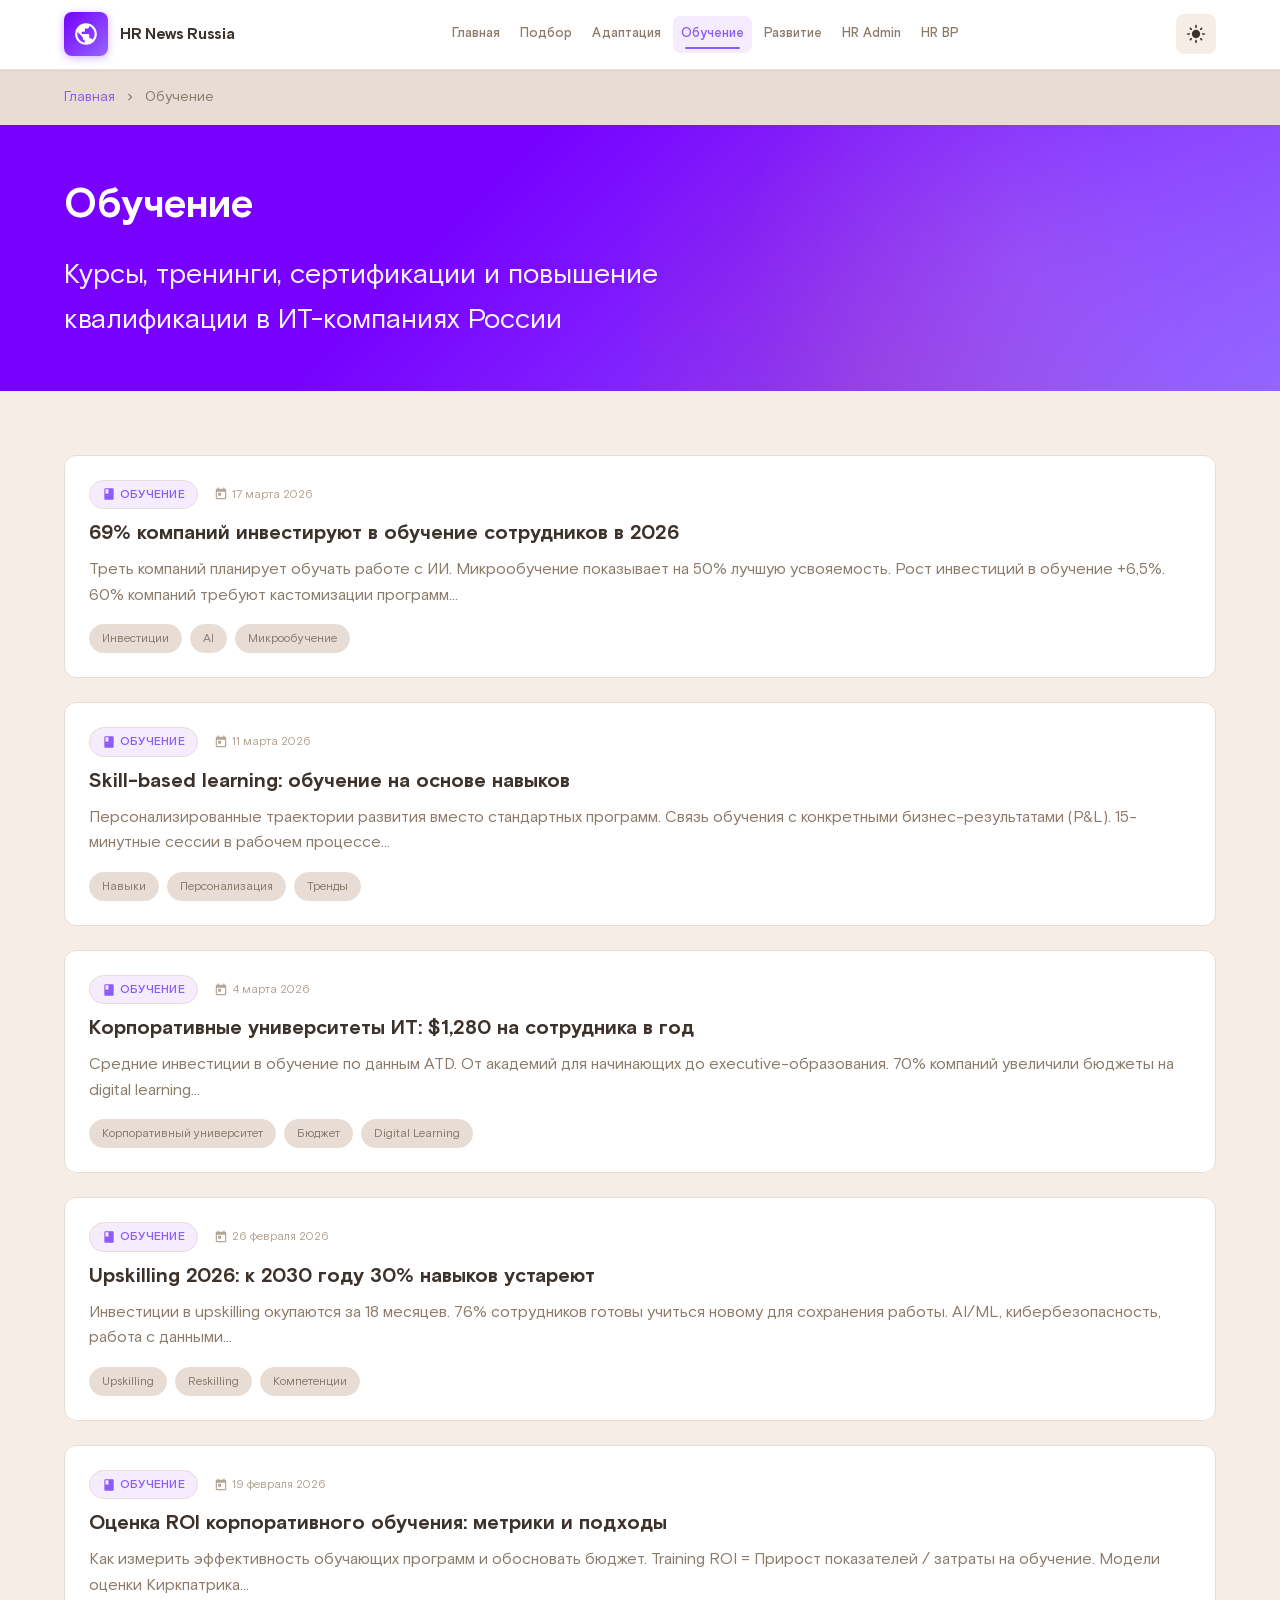
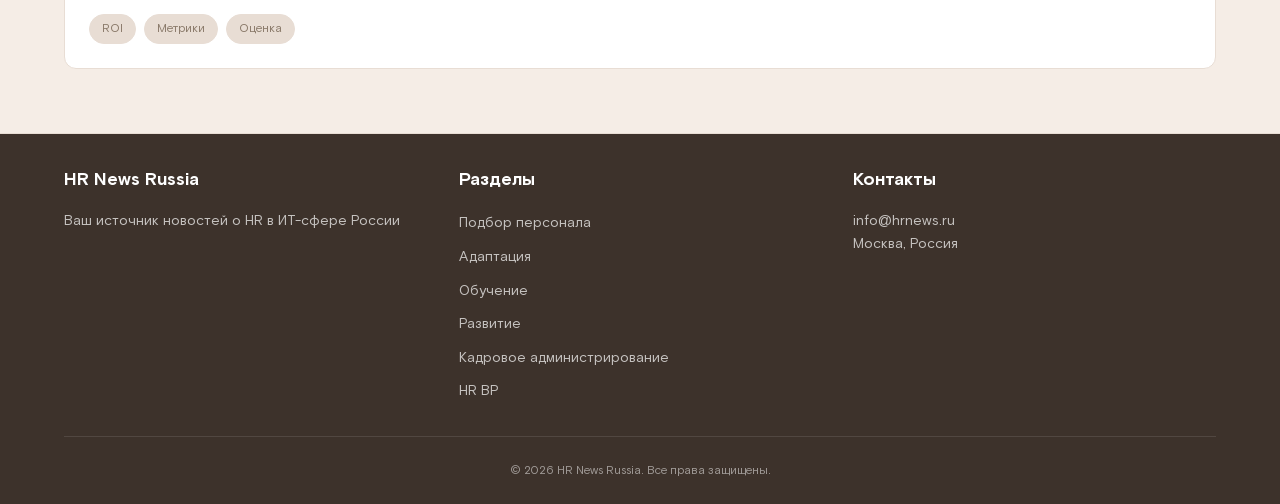
<file: pages/training.html>
<!DOCTYPE html>
<html lang="ru">
<head>
    <meta charset="UTF-8">
    <meta name="viewport" content="width=device-width, initial-scale=1.0">
    <title>Обучение — HR News Russia</title>
    <link rel="stylesheet" href="../styles/main.css">
    <link rel="preconnect" href="https://fonts.googleapis.com">
    <link rel="preconnect" href="https://fonts.gstatic.com" crossorigin>
    <link href="https://fonts.googleapis.com/css2?family=Inter:wght@300;400;500;600;700&display=swap" rel="stylesheet">
</head>
<body>
    <!-- Header -->
    <header class="header">
        <div class="container">
            <div class="header-content">
                <div class="logo" style="cursor: pointer;" onclick="window.location.href='../index.html'">
                    <div class="logo-icon">
                        <svg viewBox="0 0 24 24" xmlns="http://www.w3.org/2000/svg">
                            <path d="M12 2C6.48 2 2 6.48 2 12s4.48 10 10 10 10-4.48 10-10S17.52 2 12 2zm-1 17.93c-3.95-.49-7-3.85-7-7.93 0-.62.08-1.21.21-1.79L9 15v1c0 1.1.9 2 2 2v1.93zm6.9-2.54c-.26-.81-1-1.39-1.9-1.39h-1v-3c0-.55-.45-1-1-1H8v-2h2c.55 0 1-.45 1-1V7h2c1.1 0 2-.9 2-2v-.41c2.93 1.19 5 4.06 5 7.41 0 2.08-.8 3.97-2.1 5.39z"/>
                        </svg>
                    </div>
                    <span class="logo-text">HR News Russia</span>
                </div>
                <div class="nav-wrapper">
                    <nav class="nav">
                        <a href="../index.html" class="nav-link">Главная</a>
                        <a href="recruitment.html" class="nav-link">Подбор</a>
                        <a href="adaptation.html" class="nav-link">Адаптация</a>
                        <a href="training.html" class="nav-link active">Обучение</a>
                        <a href="development.html" class="nav-link">Развитие</a>
                        <a href="hr-admin.html" class="nav-link">HR Admin</a>
                        <a href="hr-bp.html" class="nav-link">HR BP</a>
                    </nav>
                </div>
                <div style="display: flex; gap: 8px; align-items: center;">
                    <button class="theme-toggle" id="themeToggle" aria-label="Переключить тему">
                        <svg class="sun-icon" viewBox="0 0 24 24" xmlns="http://www.w3.org/2000/svg">
                            <path d="M12 7c-2.76 0-5 2.24-5 5s2.24 5 5 5 5-2.24 5-5-2.24-5-5-5zM2 13h2c.55 0 1-.45 1-1s-.45-1-1-1H2c-.55 0-1 .45-1 1s.45 1 1 1zm18 0h2c.55 0 1-.45 1-1s-.45-1-1-1h-2c-.55 0-1 .45-1 1s.45 1 1 1zM11 2v2c0 .55.45 1 1 1s1-.45 1-1V2c0-.55-.45-1-1-1s-1 .45-1 1zm0 18v2c0 .55.45 1 1 1s1-.45 1-1v-2c0-.55-.45-1-1-1s-1 .45-1 1zM5.99 4.58c-.39-.39-1.03-.39-1.41 0-.39.39-.39 1.03 0 1.41l1.06 1.06c.39.39 1.03.39 1.41 0s.39-1.03 0-1.41L5.99 4.58zm12.37 12.37c-.39-.39-1.03-.39-1.41 0-.39.39-.39 1.03 0 1.41l1.06 1.06c.39.39 1.03.39 1.41 0 .39-.39.39-1.03 0-1.41l-1.06-1.06zm1.06-10.96c.39-.39.39-1.03 0-1.41-.39-.39-1.03-.39-1.41 0l-1.06 1.06c-.39.39-.39 1.03 0 1.41s1.03.39 1.41 0l1.06-1.06zM7.05 18.36c.39-.39.39-1.03 0-1.41-.39-.39-1.03-.39-1.41 0l-1.06 1.06c-.39.39-.39 1.03 0 1.41s1.03.39 1.41 0l1.06-1.06z"/>
                        </svg>
                        <svg class="moon-icon" viewBox="0 0 24 24" xmlns="http://www.w3.org/2000/svg" style="display: none;">
                            <path d="M12 3c-4.97 0-9 4.03-9 9s4.03 9 9 9 9-4.03 9-9c0-.46-.04-.92-.1-1.36-.98 1.37-2.58 2.26-4.4 2.26-2.98 0-5.4-2.42-5.4-5.4 0-1.81.89-3.42 2.26-4.4-.44-.06-.9-.1-1.36-.1z"/>
                        </svg>
                    </button>
                    <button class="mobile-menu-btn" aria-label="Меню">
                        <span></span>
                        <span></span>
                        <span></span>
                    </button>
                </div>
            </div>
        </div>
    </header>

    <!-- Breadcrumbs -->
    <div class="breadcrumbs">
        <div class="container">
            <ul class="breadcrumbs-list">
                <li><a href="../index.html">Главная</a></li>
                <li>
                    <svg viewBox="0 0 24 24" xmlns="http://www.w3.org/2000/svg">
                        <path d="M10 6L8.59 7.41 13.17 12l-4.58 4.59L10 18l6-6z"/>
                    </svg>
                </li>
                <li>Обучение</li>
            </ul>
        </div>
    </div>

    <!-- Page Header -->
    <section class="page-header">
        <div class="container">
            <h1 class="page-title">Обучение</h1>
            <p class="page-description">Курсы, тренинги, сертификации и повышение квалификации в ИТ-компаниях России</p>
        </div>
    </section>

    <!-- Page Content -->
    <section class="page-content">
        <div class="container">
            <div class="articles-list">
                <article class="article-card animate-fade-in-up">
                    <div class="article-meta">
                        <span class="article-category">
                            <svg viewBox="0 0 24 24" xmlns="http://www.w3.org/2000/svg">
                                <path d="M18 2H6c-1.1 0-2 .9-2 2v16c0 1.1.9 2 2 2h12c1.1 0 2-.9 2-2V4c0-1.1-.9-2-2-2zM6 4h5v8l-2.5-1.5L6 12V4z"/>
                            </svg>
                            Обучение
                        </span>
                        <span class="article-date">
                            <svg viewBox="0 0 24 24" xmlns="http://www.w3.org/2000/svg">
                                <path d="M19 3h-1V1h-2v2H8V1H6v2H5c-1.11 0-1.99.9-1.99 2L3 19c0 1.1.89 2 2 2h14c1.1 0 2-.9 2-2V5c0-1.1-.9-2-2-2zm0 16H5V8h14v11zM7 10h5v5H7z"/>
                            </svg>
                            17 марта 2026
                        </span>
                    </div>
                    <h2 class="article-title">69% компаний инвестируют в обучение сотрудников в 2026</h2>
                    <p class="article-excerpt">Треть компаний планирует обучать работе с ИИ. Микрообучение показывает на 50% лучшую усвояемость. Рост инвестиций в обучение +6,5%. 60% компаний требуют кастомизации программ...</p>
                    <div class="article-tags">
                        <span class="article-tag">Инвестиции</span>
                        <span class="article-tag">AI</span>
                        <span class="article-tag">Микрообучение</span>
                    </div>
                </article>

                <article class="article-card animate-fade-in-up">
                    <div class="article-meta">
                        <span class="article-category">
                            <svg viewBox="0 0 24 24" xmlns="http://www.w3.org/2000/svg">
                                <path d="M18 2H6c-1.1 0-2 .9-2 2v16c0 1.1.9 2 2 2h12c1.1 0 2-.9 2-2V4c0-1.1-.9-2-2-2zM6 4h5v8l-2.5-1.5L6 12V4z"/>
                            </svg>
                            Обучение
                        </span>
                        <span class="article-date">
                            <svg viewBox="0 0 24 24" xmlns="http://www.w3.org/2000/svg">
                                <path d="M19 3h-1V1h-2v2H8V1H6v2H5c-1.11 0-1.99.9-1.99 2L3 19c0 1.1.89 2 2 2h14c1.1 0 2-.9 2-2V5c0-1.1-.9-2-2-2zm0 16H5V8h14v11zM7 10h5v5H7z"/>
                            </svg>
                            11 марта 2026
                        </span>
                    </div>
                    <h2 class="article-title">Skill-based learning: обучение на основе навыков</h2>
                    <p class="article-excerpt">Персонализированные траектории развития вместо стандартных программ. Связь обучения с конкретными бизнес-результатами (P&L). 15-минутные сессии в рабочем процессе...</p>
                    <div class="article-tags">
                        <span class="article-tag">Навыки</span>
                        <span class="article-tag">Персонализация</span>
                        <span class="article-tag">Тренды</span>
                    </div>
                </article>

                <article class="article-card animate-fade-in-up">
                    <div class="article-meta">
                        <span class="article-category">
                            <svg viewBox="0 0 24 24" xmlns="http://www.w3.org/2000/svg">
                                <path d="M18 2H6c-1.1 0-2 .9-2 2v16c0 1.1.9 2 2 2h12c1.1 0 2-.9 2-2V4c0-1.1-.9-2-2-2zM6 4h5v8l-2.5-1.5L6 12V4z"/>
                            </svg>
                            Обучение
                        </span>
                        <span class="article-date">
                            <svg viewBox="0 0 24 24" xmlns="http://www.w3.org/2000/svg">
                                <path d="M19 3h-1V1h-2v2H8V1H6v2H5c-1.11 0-1.99.9-1.99 2L3 19c0 1.1.89 2 2 2h14c1.1 0 2-.9 2-2V5c0-1.1-.9-2-2-2zm0 16H5V8h14v11zM7 10h5v5H7z"/>
                            </svg>
                            4 марта 2026
                        </span>
                    </div>
                    <h2 class="article-title">Корпоративные университеты ИТ: $1,280 на сотрудника в год</h2>
                    <p class="article-excerpt">Средние инвестиции в обучение по данным ATD. От академий для начинающих до executive-образования. 70% компаний увеличили бюджеты на digital learning...</p>
                    <div class="article-tags">
                        <span class="article-tag">Корпоративный университет</span>
                        <span class="article-tag">Бюджет</span>
                        <span class="article-tag">Digital Learning</span>
                    </div>
                </article>

                <article class="article-card animate-fade-in-up">
                    <div class="article-meta">
                        <span class="article-category">
                            <svg viewBox="0 0 24 24" xmlns="http://www.w3.org/2000/svg">
                                <path d="M18 2H6c-1.1 0-2 .9-2 2v16c0 1.1.9 2 2 2h12c1.1 0 2-.9 2-2V4c0-1.1-.9-2-2-2zM6 4h5v8l-2.5-1.5L6 12V4z"/>
                            </svg>
                            Обучение
                        </span>
                        <span class="article-date">
                            <svg viewBox="0 0 24 24" xmlns="http://www.w3.org/2000/svg">
                                <path d="M19 3h-1V1h-2v2H8V1H6v2H5c-1.11 0-1.99.9-1.99 2L3 19c0 1.1.89 2 2 2h14c1.1 0 2-.9 2-2V5c0-1.1-.9-2-2-2zm0 16H5V8h14v11zM7 10h5v5H7z"/>
                            </svg>
                            26 февраля 2026
                        </span>
                    </div>
                    <h2 class="article-title">Upskilling 2026: к 2030 году 30% навыков устареют</h2>
                    <p class="article-excerpt">Инвестиции в upskilling окупаются за 18 месяцев. 76% сотрудников готовы учиться новому для сохранения работы. AI/ML, кибербезопасность, работа с данными...</p>
                    <div class="article-tags">
                        <span class="article-tag">Upskilling</span>
                        <span class="article-tag">Reskilling</span>
                        <span class="article-tag">Компетенции</span>
                    </div>
                </article>

                <article class="article-card animate-fade-in-up">
                    <div class="article-meta">
                        <span class="article-category">
                            <svg viewBox="0 0 24 24" xmlns="http://www.w3.org/2000/svg">
                                <path d="M18 2H6c-1.1 0-2 .9-2 2v16c0 1.1.9 2 2 2h12c1.1 0 2-.9 2-2V4c0-1.1-.9-2-2-2zM6 4h5v8l-2.5-1.5L6 12V4z"/>
                            </svg>
                            Обучение
                        </span>
                        <span class="article-date">
                            <svg viewBox="0 0 24 24" xmlns="http://www.w3.org/2000/svg">
                                <path d="M19 3h-1V1h-2v2H8V1H6v2H5c-1.11 0-1.99.9-1.99 2L3 19c0 1.1.89 2 2 2h14c1.1 0 2-.9 2-2V5c0-1.1-.9-2-2-2zm0 16H5V8h14v11zM7 10h5v5H7z"/>
                            </svg>
                            19 февраля 2026
                        </span>
                    </div>
                    <h2 class="article-title">Оценка ROI корпоративного обучения: метрики и подходы</h2>
                    <p class="article-excerpt">Как измерить эффективность обучающих программ и обосновать бюджет. Training ROI = Прирост показателей / затраты на обучение. Модели оценки Киркпатрика...</p>
                    <div class="article-tags">
                        <span class="article-tag">ROI</span>
                        <span class="article-tag">Метрики</span>
                        <span class="article-tag">Оценка</span>
                    </div>
                </article>
            </div>
        </div>
    </section>

    <!-- Footer -->
    <footer class="footer">
        <div class="container">
            <div class="footer-content">
                <div class="footer-section">
                    <h4>HR News Russia</h4>
                    <p>Ваш источник новостей о HR в ИТ-сфере России</p>
                </div>
                <div class="footer-section">
                    <h4>Разделы</h4>
                    <ul>
                        <li><a href="recruitment.html">Подбор персонала</a></li>
                        <li><a href="adaptation.html">Адаптация</a></li>
                        <li><a href="training.html">Обучение</a></li>
                        <li><a href="development.html">Развитие</a></li>
                        <li><a href="hr-admin.html">Кадровое администрирование</a></li>
                        <li><a href="hr-bp.html">HR BP</a></li>
                    </ul>
                </div>
                <div class="footer-section">
                    <h4>Контакты</h4>
                    <p>info@hrnews.ru</p>
                    <p>Москва, Россия</p>
                </div>
            </div>
            <div class="footer-bottom">
                <p>&copy; 2026 HR News Russia. Все права защищены.</p>
            </div>
        </div>
    </footer>

    <script src="../scripts/main.js"></script>
</body>
</html>
</file>
<file: styles/main.css>
/* ===================================
   HR News Russia — Rostelecom Design System
   https://design.rt.ru/gen2/
   
   Цветовая схема: Комплементарная (Purple + Orange-Red)
   Стиль: Теплый Бохо с элементами ИТ-эстетики
   Шрифты: Rostelecom Basis (фирменный шрифт Ростелеком)
   Правило 60-30-10: 60% основной, 30% вторичный, 10% акцент
   =================================== */

/* ===================================
   Font Faces — Rostelecom Basis
   =================================== */
@font-face {
    font-family: 'Rostelecom Basis';
    src: url('../fonts/RostelecomBasis-Light.woff2') format('woff2'),
         url('../fonts/RostelecomBasis-Light.woff') format('woff');
    font-weight: 300;
    font-style: normal;
    font-display: swap;
}

@font-face {
    font-family: 'Rostelecom Basis';
    src: url('../fonts/RostelecomBasis-Regular.woff2') format('woff2'),
         url('../fonts/RostelecomBasis-Regular.woff') format('woff');
    font-weight: 400;
    font-style: normal;
    font-display: swap;
}

@font-face {
    font-family: 'Rostelecom Basis';
    src: url('../fonts/RostelecomBasis-Medium.woff2') format('woff2'),
         url('../fonts/RostelecomBasis-Medium.woff') format('woff');
    font-weight: 500;
    font-style: normal;
    font-display: swap;
}

@font-face {
    font-family: 'Rostelecom Basis';
    src: url('../fonts/RostelecomBasis-Bold.woff2') format('woff2'),
         url('../fonts/RostelecomBasis-Bold.woff') format('woff');
    font-weight: 700;
    font-style: normal;
    font-display: swap;
}

/* ===================================
   CSS Variables — Rostelecom Boho Theme
   =================================== */
:root {
    /* ===== Primary Colors — Rostelecom Official Palette (Warm Adaptation) ===== */
    /* Primary 1 (Purple) — смягчённый для бохо-стиля */
    --primary-1-day: #7700FF;
    --primary-1-night: #9466FF;
    --primary-1-light: #B380FF;
    --primary-1-lighter: #D4B3FF;
    --primary-1-lightest: #F5EDFF;
    --primary-1-warm: #8B5CF6;
    
    /* Primary 2 (Orange-Red) — тёплый, терракотовый оттенок */
    --primary-2-day: #FF4F12;
    --primary-2-night: #FF5E2D;
    --primary-2-light: #FF7A50;
    --primary-2-lighter: #FF9B7A;
    --primary-2-lightest: #FFE8E0;
    --primary-2-warm: #FF6B35;
    
    /* ===== Boho Warm Neutrals ===== */
    /* Тёплые нейтральные оттенки для бохо-стиля */
    --boho-cream: #FDF8F5;
    --boho-sand: #F5EDE6;
    --boho-beige: #E8DDD4;
    --boho-taupe: #C9B8A8;
    --boho-brown: #8B7355;
    --boho-clay: #B8956B;
    --boho-terracotta: #CC7B5E;
    --boho-rust: #A0522D;
    
    /* ===== Secondary Colors — Rostelecom Official Palette ===== */
    /* Secondary 1 (Teal/Green) — смягчённый */
    --secondary-1-day: #29CCA3;
    --secondary-1-night: #16D9A6;
    --secondary-1-light: #4AE5B8;
    --secondary-1-lighter: #7EEFD0;
    --secondary-1-lightest: #E8F9F4;
    
    /* Secondary 2 (Blue) — смягчённый */
    --secondary-2-day: #2F9AFF;
    --secondary-2-night: #40A2FF;
    --secondary-2-light: #5AADFF;
    --secondary-2-lighter: #85C2FF;
    --secondary-2-lightest: #E8F2FF;
    
    /* ===== System UI Colors — Rostelecom Official Palette ===== */
    /* Success (Green) — тёплый оттенок */
    --success-day: #00D359;
    --success-night: #26DA72;
    --success-light: #4AE58A;
    --success-bg: #F0F9F4;
    
    /* Error (Red) — мягкий коралловый */
    --error-day: #FF0C0C;
    --error-night: #FF4747;
    --error-light: #FF6B6B;
    --error-bg: #FFF5F5;
    
    /* Warning (Yellow/Amber) — тёплый янтарь */
    --warning-day: #FFB608;
    --warning-night: #FFCA00;
    --warning-light: #FFD633;
    --warning-bg: #FFFBF0;
    
    /* Info (Blue) — мягкий синий */
    --info-day: #0042ED;
    --info-night: #4075FF;
    --info-light: #6B91FF;
    --info-bg: #F0F4FF;
    
    /* ===== Warm Grayscale Palette ===== */
    /* Тёплая серая шкала с бежевыми оттенками */
    --black: #1A1614;
    --grey-95: #2D2621;
    --grey-90: #3D322B;
    --grey-80: #5C4D41;
    --grey-60: #8B7B6B;
    --grey-40: #B5A595;
    --grey-20: #D5C9BF;
    --grey-10: #E8E0D9;
    --grey-5: #F5F1EE;
    --white: #FFFFFF;
    
    /* ===== Boho Background Patterns ===== */
    --boho-pattern-dots: url("data:image/svg+xml,%3Csvg width='6' height='6' viewBox='0 0 6 6' xmlns='http://www.w3.org/2000/svg'%3E%3Cg fill='%238B7355' fill-opacity='0.05' fill-rule='evenodd'%3E%3Cpath d='M5 0h1L0 6V5zM6 5v1H5z'/%3E%3C/g%3E%3C/svg%3E");
    --boho-pattern-lines: url("data:image/svg+xml,%3Csvg width='20' height='20' viewBox='0 0 20 20' xmlns='http://www.w3.org/2000/svg'%3E%3Cg fill='%23B8956B' fill-opacity='0.08' fill-rule='evenodd'%3E%3Ccircle cx='3' cy='3' r='3'/%3E%3Ccircle cx='13' cy='13' r='3'/%3E%3C/g%3E%3C/svg%3E");
    
    /* ===== Transparent Palette — For Light Theme ===== */
    --transparent-100: rgba(26, 22, 20, 1);
    --transparent-75: rgba(26, 22, 20, 0.7);
    --transparent-50: rgba(26, 22, 20, 0.5);
    --transparent-25: rgba(26, 22, 20, 0.25);
    --transparent-10: rgba(26, 22, 20, 0.1);
    --transparent-5: rgba(26, 22, 20, 0.05);
    --transparent-3: rgba(26, 22, 20, 0.025);
    
    /* ===== Semantic Color Variables — Boho Warm Adaptation ===== */
    /* Primary: Purple — креативность, инновации, с тёплым подтоном */
    --color-primary: var(--primary-1-warm);
    --color-primary-hover: var(--primary-1-light);
    --color-primary-active: var(--primary-1-day);
    --color-primary-light: var(--primary-1-lightest);
    --color-primary-bg: var(--primary-1-lightest);
    --color-primary-night: var(--primary-1-night);
    
    /* Secondary: Orange-Red — энергия, тепло, терракота */
    --color-secondary: var(--primary-2-warm);
    --color-secondary-hover: var(--primary-2-light);
    --color-secondary-active: var(--primary-2-day);
    --color-secondary-light: var(--primary-2-lightest);
    --color-secondary-bg: var(--primary-2-lightest);
    --color-secondary-night: var(--primary-2-night);
    
    /* Accent Colors — тёплые природные оттенки */
    --color-accent: var(--secondary-1-day);
    --color-accent-hover: var(--secondary-1-light);
    --color-accent-night: var(--secondary-1-night);
    
    --color-accent-2: var(--secondary-2-day);
    --color-accent-2-hover: var(--secondary-2-light);
    --color-accent-2-night: var(--secondary-2-night);
    
    /* Boho Accent Colors */
    --color-boho-clay: var(--boho-clay);
    --color-boho-terracotta: var(--boho-terracotta);
    --color-boho-rust: var(--boho-rust);
    --color-boho-sand: var(--boho-sand);
    
    /* Functional Colors */
    --color-success: var(--success-day);
    --color-success-bg: var(--success-bg);
    --color-success-night: var(--success-night);
    
    --color-error: var(--error-day);
    --color-error-bg: var(--error-bg);
    --color-error-night: var(--error-night);
    
    --color-warning: var(--warning-day);
    --color-warning-bg: var(--warning-bg);
    --color-warning-night: var(--warning-night);
    
    --color-info: var(--info-night);
    --color-info-bg: var(--info-bg);
    --color-info-day: var(--info-day);
    
    /* Background Colors — Warm Boho Theme */
    --color-bg-primary: var(--boho-cream);
    --color-bg-secondary: var(--boho-sand);
    --color-bg-tertiary: var(--boho-beige);
    --color-bg-elevated: var(--white);
    --color-bg-inverse: var(--black);
    --color-bg-brand: var(--color-primary);
    --color-bg-pattern: var(--boho-pattern-lines);
    
    /* Text Colors — Warm Tones */
    --color-text-primary: var(--grey-90);
    --color-text-secondary: var(--grey-60);
    --color-text-tertiary: var(--grey-40);
    --color-text-inverse: var(--white);
    --color-text-link: var(--color-primary);
    --color-text-link-hover: var(--color-primary-hover);
    --color-text-brand: var(--color-primary);
    
    /* Border Colors — Warm Neutrals */
    --color-border-primary: var(--boho-taupe);
    --color-border-secondary: var(--boho-beige);
    --color-border-inverse: var(--grey-40);
    --color-border-brand: var(--color-primary);
    --color-border-focus: var(--color-primary);
    --color-border-warm: var(--boho-clay);
    
    /* ===== Typography — Rostelecom Basis Font ===== */
    --font-family: 'Rostelecom Basis', 'Inter', -apple-system, BlinkMacSystemFont, 'Segoe UI', Roboto, Helvetica, Arial, sans-serif;
    
    /* Font Sizes */
    --font-size-display: 3.5rem;    /* 56px */
    --font-size-title: 2.5rem;      /* 40px */
    --font-size-headline: 1.75rem;  /* 28px */
    --font-size-title-1: 1.5rem;    /* 24px */
    --font-size-title-2: 1.25rem;   /* 20px */
    --font-size-title-3: 1.125rem;  /* 18px */
    --font-size-body: 1rem;         /* 16px */
    --font-size-caption: 0.875rem;  /* 14px */
    --font-size-small: 0.75rem;     /* 12px */
    
    /* Font Weights — Rostelecom Basis */
    --font-weight-light: 300;       /* Light */
    --font-weight-regular: 400;     /* Regular */
    --font-weight-medium: 500;      /* Medium */
    --font-weight-semibold: 600;    /* Faux-semibold */
    --font-weight-bold: 700;        /* Bold */
    
    /* Line Heights */
    --line-height-tight: 1.2;
    --line-height-normal: 1.4;
    --line-height-relaxed: 1.6;
    
    /* Letter Spacing */
    --letter-spacing-tight: -0.02em;
    --letter-spacing-normal: 0;
    --letter-spacing-wide: 0.02em;
    
    /* Font Sizes */
    --font-size-display: 3.5rem;    /* 56px */
    --font-size-title: 2.5rem;      /* 40px */
    --font-size-headline: 1.75rem;  /* 28px */
    --font-size-title-1: 1.5rem;    /* 24px */
    --font-size-title-2: 1.25rem;   /* 20px */
    --font-size-title-3: 1.125rem;  /* 18px */
    --font-size-body: 1rem;         /* 16px */
    --font-size-caption: 0.875rem;  /* 14px */
    --font-size-small: 0.75rem;     /* 12px */
    
    /* Font Weights */
    --font-weight-light: 300;
    --font-weight-regular: 400;
    --font-weight-medium: 500;
    --font-weight-semibold: 600;
    --font-weight-bold: 700;
    
    /* Line Heights */
    --line-height-tight: 1.2;
    --line-height-normal: 1.4;
    --line-height-relaxed: 1.6;
    
    /* Letter Spacing */
    --letter-spacing-tight: -0.02em;
    --letter-spacing-normal: 0;
    --letter-spacing-wide: 0.02em;
    
    /* ===== Spacing ===== */
    --spacing-0: 0;
    --spacing-1: 4px;
    --spacing-2: 8px;
    --spacing-3: 12px;
    --spacing-4: 16px;
    --spacing-5: 20px;
    --spacing-6: 24px;
    --spacing-7: 28px;
    --spacing-8: 32px;
    --spacing-10: 40px;
    --spacing-12: 48px;
    --spacing-16: 64px;
    --spacing-20: 80px;
    --spacing-24: 96px;
    
    /* ===== Border Radius ===== */
    --radius-xs: 4px;
    --radius-s: 8px;
    --radius-m: 12px;
    --radius-l: 16px;
    --radius-xl: 20px;
    --radius-full: 9999px;
    
    /* ===== Shadows ===== */
    --shadow-xs: 0 1px 2px rgba(0, 0, 0, 0.05);
    --shadow-s: 0 2px 4px rgba(0, 0, 0, 0.06), 0 1px 2px rgba(0, 0, 0, 0.04);
    --shadow-m: 0 4px 8px rgba(0, 0, 0, 0.08), 0 2px 4px rgba(0, 0, 0, 0.04);
    --shadow-l: 0 8px 16px rgba(0, 0, 0, 0.1), 0 4px 8px rgba(0, 0, 0, 0.05);
    --shadow-xl: 0 16px 32px rgba(0, 0, 0, 0.12), 0 8px 16px rgba(0, 0, 0, 0.06);
    
    /* ===== Transitions & Animation ===== */
    --transition-fast: 150ms cubic-bezier(0.4, 0, 0.2, 1);
    --transition-normal: 250ms cubic-bezier(0.4, 0, 0.2, 1);
    --transition-slow: 350ms cubic-bezier(0.4, 0, 0.2, 1);
    
    /* ===== Container ===== */
    --container-max: 1280px;
    --container-padding: var(--spacing-6);
    
    /* ===== Z-index layers ===== */
    --z-dropdown: 100;
    --z-sticky: 200;
    --z-modal: 300;
    --z-tooltip: 400;
}

/* ===== Dark Theme — Rostelecom Boho Warm ===== */
.theme-dark {
    /* Background Colors — Dark Boho Theme */
    --color-bg-primary: #1A1614;
    --color-bg-secondary: #2D2621;
    --color-bg-tertiary: #3D322B;
    --color-bg-elevated: #2D2621;
    
    /* Text Colors — Dark Theme */
    --color-text-primary: #FDF8F5;
    --color-text-secondary: #D5C9BF;
    --color-text-tertiary: #B5A595;
    --color-text-link: var(--primary-1-light);
    --color-text-link-hover: var(--primary-1-lighter);
    
    /* Border Colors — Dark Theme */
    --color-border-primary: #5C4D41;
    --color-border-secondary: #3D322B;
    
    /* Brand Colors — Dark Theme */
    --color-primary: var(--primary-1-light);
    --color-primary-hover: var(--primary-1-lighter);
    --color-primary-light: rgba(148, 102, 255, 0.2);
    --color-primary-bg: rgba(148, 102, 255, 0.15);
    
    --color-secondary: var(--primary-2-light);
    --color-secondary-hover: var(--primary-2-lighter);
    --color-secondary-light: rgba(255, 122, 80, 0.2);
    --color-secondary-bg: rgba(255, 122, 80, 0.15);
    
    /* Accent Colors — Dark Theme */
    --color-accent: var(--secondary-1-light);
    --color-accent-hover: var(--secondary-1-lighter);
    
    --color-accent-2: var(--secondary-2-light);
    --color-accent-2-hover: var(--secondary-2-lighter);
    
    /* Functional Colors — Dark Theme */
    --color-success: var(--success-light);
    --color-success-bg: rgba(74, 229, 138, 0.2);
    
    --color-error: var(--error-light);
    --color-error-bg: rgba(255, 107, 107, 0.2);
    
    --color-warning: var(--warning-light);
    --color-warning-bg: rgba(255, 214, 51, 0.2);
    
    --color-info: var(--info-light);
    --color-info-bg: rgba(107, 145, 255, 0.2);
    
    /* Boho Colors — Dark Theme */
    --boho-cream: #2D2621;
    --boho-sand: #3D322B;
    --boho-beige: #5C4D41;
    --boho-taupe: #8B7B6B;
    --boho-clay: #B8956B;
}

/* ===== Media Queries for Dark Theme ===== */
@media (prefers-color-scheme: dark) {
    :root:not(.theme-light) {
        /* Background Colors — Dark Theme */
        --color-bg-primary: var(--black);
        --color-bg-secondary: var(--grey-95);
        --color-bg-tertiary: var(--grey-90);
        --color-bg-elevated: var(--grey-95);
        
        /* Text Colors — Dark Theme */
        --color-text-primary: var(--white);
        --color-text-secondary: var(--grey-40);
        --color-text-tertiary: var(--grey-60);
        --color-text-link: var(--primary-1-night);
        --color-text-link-hover: var(--primary-1-light);
        
        /* Border Colors — Dark Theme */
        --color-border-primary: var(--grey-80);
        --color-border-secondary: var(--grey-90);
        
        /* Brand Colors — Dark Theme */
        --color-primary: var(--primary-1-night);
        --color-primary-hover: var(--primary-1-light);
        --color-primary-light: rgba(148, 102, 255, 0.15);
        --color-primary-bg: rgba(148, 102, 255, 0.1);
        
        --color-secondary: var(--primary-2-night);
        --color-secondary-hover: var(--primary-2-light);
        --color-secondary-light: rgba(255, 94, 45, 0.15);
        --color-secondary-bg: rgba(255, 94, 45, 0.1);
        
        /* Accent Colors — Dark Theme */
        --color-accent: var(--secondary-1-night);
        --color-accent-hover: var(--secondary-1-light);
        
        --color-accent-2: var(--secondary-2-night);
        --color-accent-2-hover: var(--secondary-2-light);
        
        /* Functional Colors — Dark Theme */
        --color-success: var(--success-night);
        --color-success-bg: rgba(38, 218, 114, 0.15);
        
        --color-error: var(--error-night);
        --color-error-bg: rgba(255, 71, 71, 0.15);
        
        --color-warning: var(--warning-night);
        --color-warning-bg: rgba(255, 202, 0, 0.15);
        
        --color-info: var(--info-night);
        --color-info-bg: rgba(64, 117, 255, 0.15);
    }
}

/* ===== Reset & Base ===== */
*, *::before, *::after {
    box-sizing: border-box;
    margin: 0;
    padding: 0;
}

html {
    font-size: 16px;
    scroll-behavior: smooth;
    -webkit-font-smoothing: antialiased;
    -moz-osx-font-smoothing: grayscale;
}

body {
    font-family: var(--font-family);
    font-size: var(--font-size-body);
    font-weight: var(--font-weight-regular);
    line-height: var(--line-height-relaxed);
    color: var(--color-text-primary);
    background-color: var(--color-bg-primary);
    min-height: 100vh;
    display: flex;
    flex-direction: column;
    transition: background-color var(--transition-normal), color var(--transition-normal);
}

a {
    color: var(--color-text-link);
    text-decoration: none;
    transition: color var(--transition-fast);
}

a:hover {
    color: var(--color-text-link-hover);
}

ul, ol {
    list-style: none;
}

img {
    max-width: 100%;
    height: auto;
    display: block;
}

button {
    font-family: inherit;
    cursor: pointer;
    border: none;
    background: none;
}

/* ===== Container ===== */
.container {
    max-width: var(--container-max);
    margin: 0 auto;
    padding: 0 var(--container-padding);
}

/* ===================================
   Header — Responsive
   =================================== */
.header {
    background: var(--color-bg-elevated);
    border-bottom: 1px solid var(--color-border-secondary);
    position: sticky;
    top: 0;
    z-index: var(--z-sticky);
    box-shadow: var(--shadow-xs);
    transition: all var(--transition-normal);
    backdrop-filter: blur(10px);
    background: rgba(255, 255, 255, 0.95);
}

.theme-dark .header {
    background: rgba(26, 22, 20, 0.95);
}

.header-content {
    display: flex;
    align-items: center;
    justify-content: space-between;
    padding: var(--spacing-3) 0;
    gap: var(--spacing-4);
    flex-wrap: nowrap;
}

.logo {
    display: flex;
    align-items: center;
    gap: var(--spacing-3);
    flex-shrink: 0;
}

.logo-icon {
    display: flex;
    align-items: center;
    justify-content: center;
    width: 44px;
    height: 44px;
    background: linear-gradient(135deg, var(--primary-1-day), var(--primary-1-night));
    border-radius: var(--radius-s);
    transition: all var(--transition-normal);
    box-shadow: 0 2px 8px rgba(119, 0, 255, 0.3);
    flex-shrink: 0;
}

.logo-icon svg {
    width: 26px;
    height: 26px;
    fill: white;
}

.logo:hover .logo-icon {
    transform: scale(1.05) rotate(3deg);
    box-shadow: 0 4px 12px rgba(119, 0, 255, 0.4);
}

.logo-text {
    font-size: var(--font-size-lg);
    font-weight: var(--font-weight-semibold);
    color: var(--color-text-primary);
    letter-spacing: var(--letter-spacing-tight);
    white-space: nowrap;
}

.nav-wrapper {
    flex: 1;
    display: flex;
    justify-content: center;
    overflow: hidden;
}

.nav {
    display: flex;
    gap: var(--spacing-1);
    align-items: center;
    overflow-x: auto;
    -webkit-overflow-scrolling: touch;
    scrollbar-width: none;
    padding: var(--spacing-1) var(--spacing-2);
}

.nav::-webkit-scrollbar {
    display: none;
}

.nav-link {
    padding: var(--spacing-2) var(--spacing-3);
    font-size: var(--font-size-small);
    font-weight: var(--font-weight-medium);
    color: var(--color-text-secondary);
    border-radius: var(--radius-s);
    transition: all var(--transition-fast);
    position: relative;
    white-space: nowrap;
    flex-shrink: 0;
}

.nav-link::after {
    content: '';
    position: absolute;
    bottom: 4px;
    left: var(--spacing-3);
    right: var(--spacing-3);
    height: 2px;
    background: var(--color-primary);
    border-radius: var(--radius-full);
    transform: scaleX(0);
    transition: transform var(--transition-fast);
}

.nav-link:hover {
    color: var(--color-primary);
    background: var(--color-primary-bg);
}

.nav-link:hover::after {
    transform: scaleX(1);
}

.nav-link.active {
    color: var(--color-primary);
    background: var(--color-primary-bg);
}

.nav-link.active::after {
    transform: scaleX(1);
}

.mobile-menu-btn {
    display: none;
    flex-direction: column;
    gap: 5px;
    padding: var(--spacing-2);
    width: 40px;
    height: 40px;
    align-items: center;
    justify-content: center;
    border-radius: var(--radius-s);
    transition: background var(--transition-fast);
    flex-shrink: 0;
}

.mobile-menu-btn:hover {
    background: var(--color-bg-secondary);
}

.mobile-menu-btn span {
    width: 20px;
    height: 2px;
    background: var(--color-text-primary);
    border-radius: var(--radius-full);
    transition: all var(--transition-fast);
}

/* ===================================
   Hero Section — Simplified Minimal
   =================================== */
.hero {
    background: var(--color-primary);
    padding: var(--spacing-12) 0;
    color: white;
    position: relative;
    overflow: hidden;
}

.hero::after {
    content: '';
    position: absolute;
    bottom: 0;
    left: 0;
    right: 0;
    height: 40px;
    background: linear-gradient(to top, var(--color-bg-primary), transparent);
}

.hero-content {
    max-width: 700px;
    position: relative;
    z-index: 1;
}

.hero-title {
    font-size: var(--font-size-title);
    font-weight: var(--font-weight-bold);
    line-height: var(--line-height-tight);
    margin-bottom: var(--spacing-3);
    letter-spacing: var(--letter-spacing-tight);
}

.hero-subtitle {
    font-size: var(--font-size-title-2);
    font-weight: var(--font-weight-regular);
    line-height: var(--line-height-relaxed);
    opacity: 0.9;
}

/* ===================================
   Section Titles
   =================================== */
.section-title {
    font-size: var(--font-size-title-1);
    font-weight: var(--font-weight-bold);
    color: var(--color-text-primary);
    margin-bottom: var(--spacing-8);
    position: relative;
    padding-bottom: var(--spacing-4);
    letter-spacing: var(--letter-spacing-tight);
}

.section-title::after {
    content: '';
    position: absolute;
    bottom: 0;
    left: 0;
    width: 48px;
    height: 4px;
    background: var(--color-primary);
    border-radius: var(--radius-full);
}

/* ===================================
   Categories Section — Simplified Minimal
   =================================== */
.categories {
    padding: var(--spacing-12) 0;
    background: var(--color-bg-primary);
}

.categories-grid {
    display: grid;
    grid-template-columns: repeat(8, 1fr);
    gap: var(--spacing-3);
}

.category-card {
    background: var(--color-bg-elevated);
    padding: var(--spacing-4);
    border-radius: var(--radius-m);
    transition: all var(--transition-fast);
    text-align: center;
    border: 1px solid var(--color-border-secondary);
}

.category-card:hover {
    transform: translateY(-4px);
    box-shadow: var(--shadow-m);
    border-color: var(--color-primary);
}

.category-icon {
    width: 48px;
    height: 48px;
    margin: 0 auto var(--spacing-3);
    display: flex;
    align-items: center;
    justify-content: center;
    background: var(--color-primary-bg);
    border-radius: var(--radius-s);
    transition: all var(--transition-fast);
}

.category-card:hover .category-icon {
    background: var(--color-primary);
    transform: scale(1.1);
}

.category-icon svg {
    width: 24px;
    height: 24px;
    fill: var(--color-primary);
    transition: fill var(--transition-fast);
}

.category-card:hover .category-icon svg {
    fill: white;
}

.category-title {
    font-size: var(--font-size-body);
    font-weight: var(--font-weight-medium);
    color: var(--color-text-primary);
    margin-bottom: var(--spacing-1);
    line-height: var(--line-height-tight);
    white-space: nowrap;
    overflow: hidden;
    text-overflow: ellipsis;
}

.category-desc {
    font-size: var(--font-size-small);
    color: var(--color-text-tertiary);
    line-height: var(--line-height-normal);
    display: none;
}

/* ===================================
   Latest News Section — Simplified
   =================================== */
.latest-news {
    padding: var(--spacing-12) 0;
    background: var(--color-bg-primary);
}

.news-grid {
    display: grid;
    grid-template-columns: repeat(3, 1fr);
    gap: var(--spacing-6);
}

.news-card {
    background: var(--color-bg-elevated);
    border: 1px solid var(--color-border-secondary);
    border-radius: var(--radius-m);
    padding: var(--spacing-5);
    transition: all var(--transition-fast);
    box-shadow: var(--shadow-xs);
}

.news-card:hover {
    box-shadow: var(--shadow-m);
    border-color: var(--color-primary);
    transform: translateY(-4px);
}

.news-date {
    display: inline-flex;
    align-items: center;
    gap: var(--spacing-2);
    font-size: var(--font-size-small);
    color: var(--color-text-tertiary);
    margin-bottom: var(--spacing-3);
}

.news-date svg {
    width: 14px;
    height: 14px;
    fill: currentColor;
}

.news-title {
    font-size: var(--font-size-title-3);
    font-weight: var(--font-weight-semibold);
    color: var(--color-text-primary);
    margin-bottom: var(--spacing-3);
    line-height: var(--line-height-tight);
    transition: color var(--transition-fast);
}

.news-card:hover .news-title {
    color: var(--color-primary);
}

.news-excerpt {
    font-size: var(--font-size-body);
    color: var(--color-text-secondary);
    line-height: var(--line-height-relaxed);
    margin-bottom: var(--spacing-4);
}

.news-link {
    display: inline-flex;
    align-items: center;
    gap: var(--spacing-2);
    font-size: var(--font-size-body);
    font-weight: var(--font-weight-medium);
    color: var(--color-primary);
    transition: all var(--transition-fast);
}

.news-link svg {
    width: 16px;
    height: 16px;
    fill: currentColor;
    transition: transform var(--transition-fast);
}

.news-link:hover {
    color: var(--color-primary-hover);
}

.news-link:hover svg {
    transform: translateX(4px);
}

/* ===================================
   Footer — Simplified
   =================================== */
.footer {
    background: var(--grey-90);
    color: white;
    padding: var(--spacing-8) 0 var(--spacing-6);
    margin-top: auto;
    border-top: 1px solid var(--color-border-secondary);
}

.footer-content {
    display: grid;
    grid-template-columns: repeat(3, 1fr);
    gap: var(--spacing-8);
    margin-bottom: var(--spacing-8);
}

.footer-section h4 {
    font-size: var(--font-size-title-3);
    font-weight: var(--font-weight-semibold);
    margin-bottom: var(--spacing-4);
    color: white;
}

.footer-section p {
    font-size: var(--font-size-caption);
    color: rgba(255, 255, 255, 0.7);
    line-height: var(--line-height-relaxed);
}

.footer-section ul {
    display: flex;
    flex-direction: column;
    gap: var(--spacing-2);
}

.footer-section ul a {
    color: rgba(255, 255, 255, 0.7);
    font-size: var(--font-size-caption);
    transition: color var(--transition-fast);
    padding: var(--spacing-1) 0;
}

.footer-section ul a:hover {
    color: white;
    padding-left: var(--spacing-2);
}

.footer-bottom {
    border-top: 1px solid rgba(255, 255, 255, 0.1);
    padding-top: var(--spacing-6);
    text-align: center;
}

.footer-bottom p {
    font-size: var(--font-size-small);
    color: rgba(255, 255, 255, 0.5);
}

/* ===================================
   Page Header (for inner pages)
   =================================== */
.page-header {
    background: linear-gradient(135deg, var(--primary-1-day) 0%, var(--primary-1-day) 35%, var(--primary-1-night) 100%);
    padding: var(--spacing-12) 0;
    color: white;
    position: relative;
    overflow: hidden;
}

.page-header::before {
    content: '';
    position: absolute;
    top: -50%;
    right: -10%;
    width: 60%;
    height: 200%;
    background: 
        radial-gradient(circle, rgba(255, 255, 255, 0.08) 0%, transparent 60%),
        radial-gradient(circle at 30% 70%, rgba(255, 79, 18, 0.1) 0%, transparent 50%);
    animation: rotateBg 30s linear infinite;
}

@keyframes rotateBg {
    from { transform: rotate(0deg); }
    to { transform: rotate(360deg); }
}

.page-title {
    font-size: var(--font-size-title);
    font-weight: var(--font-weight-bold);
    margin-bottom: var(--spacing-4);
    position: relative;
    z-index: 1;
}

.page-description {
    font-size: var(--font-size-headline);
    opacity: 0.95;
    max-width: 700px;
    position: relative;
    z-index: 1;
}

/* ===================================
   Page Content
   =================================== */
.page-content {
    padding: var(--spacing-16) 0;
    flex: 1;
    background: var(--color-bg-secondary);
}

/* ===================================
   Article Card
   =================================== */
.articles-list {
    display: flex;
    flex-direction: column;
    gap: var(--spacing-6);
}

.article-card {
    background: var(--color-bg-elevated);
    border: 1px solid var(--color-border-secondary);
    border-radius: var(--radius-m);
    padding: var(--spacing-6);
    transition: all var(--transition-normal);
    position: relative;
    overflow: hidden;
}

.article-card::before {
    content: '';
    position: absolute;
    left: 0;
    top: 0;
    bottom: 0;
    width: 4px;
    background: linear-gradient(180deg, var(--color-primary) 0%, var(--color-secondary) 100%);
    transform: scaleY(0);
    transition: transform var(--transition-normal);
}

.article-card:hover {
    box-shadow: var(--shadow-l);
    border-color: var(--color-primary);
    transform: translateX(4px);
}

.article-card:hover::before {
    transform: scaleY(1);
}

.article-meta {
    display: flex;
    gap: var(--spacing-4);
    margin-bottom: var(--spacing-3);
    flex-wrap: wrap;
}

.article-category {
    display: inline-flex;
    align-items: center;
    gap: var(--spacing-1);
    font-size: var(--font-size-small);
    font-weight: var(--font-weight-medium);
    color: var(--color-primary);
    text-transform: uppercase;
    letter-spacing: var(--letter-spacing-wide);
    padding: var(--spacing-1) var(--spacing-3);
    background: var(--color-primary-bg);
    border-radius: var(--radius-full);
    border: 1px solid var(--color-border-secondary);
}

.article-category svg {
    width: 14px;
    height: 14px;
    fill: currentColor;
}

.article-date {
    display: inline-flex;
    align-items: center;
    gap: var(--spacing-1);
    font-size: var(--font-size-small);
    color: var(--color-text-tertiary);
}

.article-date svg {
    width: 14px;
    height: 14px;
    fill: currentColor;
}

.article-card .article-title {
    font-size: var(--font-size-title-2);
    font-weight: var(--font-weight-semibold);
    color: var(--color-text-primary);
    margin-bottom: var(--spacing-3);
    line-height: var(--line-height-tight);
    transition: color var(--transition-fast);
}

.article-card:hover .article-title {
    color: var(--color-primary);
}

.article-card .article-excerpt {
    font-size: var(--font-size-body);
    color: var(--color-text-secondary);
    line-height: var(--line-height-relaxed);
    margin-bottom: var(--spacing-4);
}

.article-tags {
    display: flex;
    gap: var(--spacing-2);
    flex-wrap: wrap;
}

.article-tag {
    font-size: var(--font-size-small);
    background: var(--color-bg-tertiary);
    color: var(--color-text-secondary);
    padding: var(--spacing-1) var(--spacing-3);
    border-radius: var(--radius-full);
    border: 1px solid var(--color-border-secondary);
    transition: all var(--transition-fast);
}

.article-tag:hover {
    background: var(--color-primary);
    color: white;
    border-color: var(--color-primary);
    transform: translateY(-1px);
}

/* ===================================
   Breadcrumbs
   =================================== */
.breadcrumbs {
    padding: var(--spacing-4) 0;
    background: var(--color-bg-tertiary);
    border-bottom: 1px solid var(--color-border-secondary);
}

.breadcrumbs-list {
    display: flex;
    gap: var(--spacing-2);
    align-items: center;
}

.breadcrumbs-list li {
    font-size: var(--font-size-caption);
    color: var(--color-text-secondary);
    display: flex;
    align-items: center;
    gap: var(--spacing-2);
}

.breadcrumbs-list li svg {
    width: 14px;
    height: 14px;
    fill: currentColor;
}

.breadcrumbs-list a {
    color: var(--color-primary);
    transition: color var(--transition-fast);
}

.breadcrumbs-list a:hover {
    color: var(--color-primary-hover);
}

.breadcrumbs-list li:not(:last-child) a {
    color: var(--color-text-link);
}

/* ===================================
   Buttons — Rostelecom Style
   =================================== */
.btn {
    display: inline-flex;
    align-items: center;
    justify-content: center;
    gap: var(--spacing-2);
    font-family: var(--font-family);
    font-weight: var(--font-weight-medium);
    font-size: var(--font-size-body);
    line-height: var(--line-height-normal);
    text-align: center;
    text-decoration: none;
    border-radius: var(--radius-s);
    border: none;
    cursor: pointer;
    transition: all var(--transition-fast);
    position: relative;
    overflow: hidden;
    white-space: nowrap;
}

.btn::before {
    content: '';
    position: absolute;
    top: 0;
    left: 0;
    right: 0;
    bottom: 0;
    background: linear-gradient(180deg, rgba(255,255,255,0.15), transparent);
    opacity: 0;
    transition: opacity var(--transition-fast);
    pointer-events: none;
}

.btn:hover::before {
    opacity: 1;
}

.btn svg {
    width: 20px;
    height: 20px;
    fill: currentColor;
    flex-shrink: 0;
}

/* Button Sizes */
.btn-s {
    padding: var(--spacing-2) var(--spacing-4);
    font-size: var(--font-size-caption);
    min-height: 32px;
    border-radius: var(--radius-xs);
}

.btn-m {
    padding: var(--spacing-3) var(--spacing-5);
    font-size: var(--font-size-body);
    min-height: 40px;
}

.btn-l {
    padding: var(--spacing-4) var(--spacing-6);
    font-size: var(--font-size-title-3);
    min-height: 48px;
    border-radius: var(--radius-m);
}

/* Button Variants — Rostelecom Color Scheme */
.btn-primary {
    background: var(--color-primary);
    color: white;
    box-shadow: 0 2px 4px rgba(119, 0, 255, 0.3);
}

.btn-primary:hover {
    background: var(--color-primary-hover);
    color: white;
    box-shadow: 0 4px 8px rgba(119, 0, 255, 0.4);
    transform: translateY(-1px);
}

.btn-primary:active {
    background: var(--color-primary-active);
    transform: translateY(0);
}

.btn-secondary {
    background: var(--color-secondary);
    color: white;
    box-shadow: 0 2px 4px rgba(255, 79, 18, 0.3);
}

.btn-secondary:hover {
    background: var(--color-secondary-hover);
    color: white;
    box-shadow: 0 4px 8px rgba(255, 79, 18, 0.4);
    transform: translateY(-1px);
}

.btn-secondary:active {
    background: var(--color-secondary-active);
    transform: translateY(0);
}

.btn-accent {
    background: var(--color-accent);
    color: white;
    box-shadow: 0 2px 4px rgba(41, 204, 163, 0.3);
}

.btn-accent:hover {
    background: var(--color-accent-hover);
    color: white;
    box-shadow: 0 4px 8px rgba(41, 204, 163, 0.4);
    transform: translateY(-1px);
}

.btn-accent-2 {
    background: var(--color-accent-2);
    color: white;
    box-shadow: 0 2px 4px rgba(47, 154, 255, 0.3);
}

.btn-accent-2:hover {
    background: var(--color-accent-2-hover);
    color: white;
    box-shadow: 0 4px 8px rgba(47, 154, 255, 0.4);
    transform: translateY(-1px);
}

.btn-outline {
    background: transparent;
    color: var(--color-primary);
    border: 1.5px solid var(--color-primary);
}

.btn-outline:hover {
    background: var(--color-primary);
    color: white;
}

.btn-outline-secondary {
    background: transparent;
    color: var(--color-secondary);
    border: 1.5px solid var(--color-secondary);
}

.btn-outline-secondary:hover {
    background: var(--color-secondary);
    color: white;
}

.btn-ghost {
    background: transparent;
    color: var(--color-text-primary);
}

.btn-ghost:hover {
    background: var(--color-bg-tertiary);
    color: var(--color-primary);
}

.btn-link {
    background: transparent;
    color: var(--color-primary);
    padding: var(--spacing-2);
    text-decoration: underline;
    text-underline-offset: 4px;
}

.btn-link:hover {
    color: var(--color-primary-hover);
    text-decoration: none;
}

/* Button States */
.btn:disabled,
.btn.disabled {
    opacity: 0.5;
    cursor: not-allowed;
    pointer-events: none;
    background: var(--grey-300) !important;
    color: var(--grey-500) !important;
    box-shadow: none !important;
}

.btn-loading {
    position: relative;
    color: transparent !important;
    pointer-events: none;
}

.btn-loading::after {
    content: '';
    position: absolute;
    width: 20px;
    height: 20px;
    border: 2px solid transparent;
    border-top-color: currentColor;
    border-radius: 50%;
    animation: spin 0.8s linear infinite;
}

.btn-primary.btn-loading::after {
    border-top-color: white;
}

@keyframes spin {
    to { transform: rotate(360deg); }
}

/* Button Group */
.btn-group {
    display: inline-flex;
    gap: var(--spacing-2);
    flex-wrap: wrap;
}

/* ===================================
   Animations
   =================================== */
@keyframes fadeInUp {
    from {
        opacity: 0;
        transform: translateY(20px);
    }
    to {
        opacity: 1;
        transform: translateY(0);
    }
}

@keyframes fadeIn {
    from { opacity: 0; }
    to { opacity: 1; }
}

@keyframes slideInLeft {
    from {
        opacity: 0;
        transform: translateX(-20px);
    }
    to {
        opacity: 1;
        transform: translateX(0);
    }
}

@keyframes pulse {
    0%, 100% {
        transform: scale(1);
    }
    50% {
        transform: scale(1.05);
    }
}

@keyframes shimmer {
    0% {
        background-position: -200% 0;
    }
    100% {
        background-position: 200% 0;
    }
}

/* Animation Classes */
.animate-fade-in {
    animation: fadeIn 0.5s ease-out;
}

.animate-fade-in-up {
    animation: fadeInUp 0.6s ease-out;
}

.animate-slide-in-left {
    animation: slideInLeft 0.5s ease-out;
}

.animate-pulse {
    animation: pulse 2s ease-in-out infinite;
}

/* Stagger animations for lists */
.stagger-animation > * {
    opacity: 0;
    animation: fadeInUp 0.5s ease-out forwards;
}

.stagger-animation > *:nth-child(1) { animation-delay: 0.1s; }
.stagger-animation > *:nth-child(2) { animation-delay: 0.2s; }
.stagger-animation > *:nth-child(3) { animation-delay: 0.3s; }
.stagger-animation > *:nth-child(4) { animation-delay: 0.4s; }
.stagger-animation > *:nth-child(5) { animation-delay: 0.5s; }
.stagger-animation > *:nth-child(6) { animation-delay: 0.6s; }

/* Skeleton Loading Animation */
.skeleton {
    background: linear-gradient(
        90deg,
        var(--color-bg-secondary) 0%,
        var(--color-border-secondary) 50%,
        var(--color-bg-secondary) 100%
    );
    background-size: 200% 100%;
    animation: shimmer 1.5s infinite;
    border-radius: var(--radius-s);
}

/* ===================================
   Theme Toggle Button
   =================================== */
.theme-toggle {
    display: flex;
    align-items: center;
    justify-content: center;
    width: 40px;
    height: 40px;
    border-radius: var(--radius-s);
    background: var(--color-bg-secondary);
    color: var(--color-text-primary);
    transition: all var(--transition-fast);
}

.theme-toggle:hover {
    background: var(--color-primary);
    color: white;
}

.theme-toggle svg {
    width: 20px;
    height: 20px;
    fill: currentColor;
}

/* ===================================
   Responsive Design — Adaptive
   =================================== */

/* Large Desktop (1400px+) */
@media (max-width: 1400px) {
    :root {
        --container-max: 1200px;
    }
    
    .nav-link {
        padding: var(--spacing-2) var(--spacing-2);
        font-size: 13px;
    }
}

/* Desktop (1200px - 1400px) */
@media (max-width: 1200px) {
    :root {
        --container-max: 960px;
    }
    
    .nav-link {
        padding: var(--spacing-2) var(--spacing-1);
        font-size: 12px;
    }
    
    .logo-text {
        font-size: var(--font-size-base);
    }
    
    .categories-grid {
        grid-template-columns: repeat(3, 1fr);
    }
}

/* Small Desktop (992px - 1200px) */
@media (max-width: 992px) {
    :root {
        --container-max: 100%;
        --container-padding: var(--spacing-4);
    }
    
    .header-content {
        padding: var(--spacing-2) 0;
        gap: var(--spacing-2);
    }
    
    .logo-icon {
        width: 40px;
        height: 40px;
    }
    
    .logo-icon svg {
        width: 24px;
        height: 24px;
    }
    
    .logo-text {
        font-size: 14px;
    }
    
    .nav {
        gap: 0;
    }
    
    .nav-link {
        padding: var(--spacing-2) 8px;
        font-size: 11px;
    }
    
    .hero-title {
        font-size: var(--font-size-headline);
    }
    
    .hero-subtitle {
        font-size: var(--font-size-title-2);
    }
    
    .news-grid {
        grid-template-columns: repeat(2, 1fr);
    }
    
    .research-grid {
        grid-template-columns: repeat(2, 1fr);
    }
}

/* Tablet (768px - 992px) */
@media (max-width: 768px) {
    .header {
        position: relative;
    }
    
    .header-content {
        flex-wrap: wrap;
        padding: var(--spacing-3);
    }
    
    .logo {
        flex: 1;
    }
    
    .nav {
        display: none;
        position: absolute;
        top: 100%;
        left: 0;
        right: 0;
        background: var(--color-bg-elevated);
        flex-direction: column;
        padding: var(--spacing-4);
        border-bottom: 1px solid var(--color-border-secondary);
        box-shadow: var(--shadow-l);
        gap: var(--spacing-2);
        z-index: var(--z-dropdown);
    }
    
    .nav.active {
        display: flex;
        animation: slideInDown 0.3s ease-out;
    }
    
    .nav-link {
        padding: var(--spacing-3) var(--spacing-4);
        font-size: var(--font-size-body);
        width: 100%;
        text-align: left;
    }
    
    .nav-link::after {
        display: none;
    }
    
    .mobile-menu-btn {
        display: flex;
    }
    
    .hero {
        padding: var(--spacing-12) 0;
    }
    
    .hero-title {
        font-size: var(--font-size-title-1);
    }
    
    .hero-subtitle {
        font-size: var(--font-size-title-3);
    }
    
    .categories-grid {
        grid-template-columns: repeat(2, 1fr);
        gap: var(--spacing-3);
    }
    
    .category-card {
        padding: var(--spacing-4);
    }
    
    .category-icon {
        width: 48px;
        height: 48px;
    }
    
    .category-icon svg {
        width: 24px;
        height: 24px;
    }
    
    .category-title {
        font-size: var(--font-size-body);
    }
    
    .category-desc {
        font-size: var(--font-size-small);
    }
    
    .news-grid {
        grid-template-columns: 1fr;
        gap: var(--spacing-4);
    }
    
    .research-grid {
        grid-template-columns: 1fr;
    }
    
    .footer-content {
        grid-template-columns: 1fr;
        gap: var(--spacing-6);
    }
    
    .page-title {
        font-size: var(--font-size-title-1);
    }
    
    .page-description {
        font-size: var(--font-size-body);
    }
    
    .filter-tabs {
        overflow-x: auto;
        flex-wrap: nowrap;
        padding-bottom: var(--spacing-2);
        -webkit-overflow-scrolling: touch;
    }
    
    .filter-tab {
        flex-shrink: 0;
    }
}

/* Mobile (480px - 768px) */
@media (max-width: 480px) {
    :root {
        --container-padding: var(--spacing-3);
        --spacing-16: var(--spacing-12);
    }
    
    .header-content {
        padding: var(--spacing-2);
    }
    
    .logo-icon {
        width: 36px;
        height: 36px;
    }
    
    .logo-icon svg {
        width: 20px;
        height: 20px;
    }
    
    .logo-text {
        font-size: 13px;
    }
    
    .hero {
        padding: var(--spacing-10) 0;
    }
    
    .hero-title {
        font-size: var(--font-size-title-2);
    }
    
    .hero-subtitle {
        font-size: var(--font-size-body);
    }
    
    .categories-grid {
        grid-template-columns: 1fr;
    }
    
    .category-card {
        padding: var(--spacing-3);
    }
    
    .section-title {
        font-size: var(--font-size-title-2);
    }
    
    .news-card {
        padding: var(--spacing-4);
    }
    
    .research-card {
        padding: var(--spacing-4);
    }
    
    .research-highlights {
        padding: var(--spacing-3);
    }
    
    .research-highlights li {
        font-size: var(--font-size-small);
        padding-left: var(--spacing-3);
    }
}

/* Small Mobile (320px - 480px) */
@media (max-width: 320px) {
    .logo-text {
        display: none;
    }
    
    .hero-title {
        font-size: var(--font-size-title-3);
    }
    
    .hero-subtitle {
        font-size: var(--font-size-caption);
    }
    
    .category-title {
        font-size: var(--font-size-sm);
    }
    
    .news-title {
        font-size: var(--font-size-body);
    }
}

/* Landscape Mobile */
@media (max-width: 768px) and (orientation: landscape) {
    .hero {
        padding: var(--spacing-8) 0;
    }
    
    .nav {
        max-height: 80vh;
        overflow-y: auto;
    }
}

/* Print Styles */
@media print {
    .header,
    .footer,
    .mobile-menu-btn,
    .theme-toggle,
    .filter-tabs {
        display: none !important;
    }
    
    body {
        background: white;
        color: black;
    }
    
    .news-card,
    .article-card,
    .category-card,
    .research-card {
        break-inside: avoid;
        box-shadow: none;
        border: 1px solid #ccc;
    }
    
    a {
        color: black;
        text-decoration: underline;
    }
}

/* High DPI Displays */
@media (-webkit-min-device-pixel-ratio: 2), (min-resolution: 192dpi) {
    .logo-icon,
    .category-icon {
        image-rendering: -webkit-optimize-contrast;
        image-rendering: crisp-edges;
    }
}

/* Reduced Motion */
@media (prefers-reduced-motion: reduce) {
    *,
    *::before,
    *::after {
        animation-duration: 0.01ms !important;
        animation-iteration-count: 1 !important;
        transition-duration: 0.01ms !important;
        scroll-behavior: auto !important;
    }
}
</file>
<file: styles/animations.css>
/* ===================================
   HR News Russia — Advanced Animations
   Rostelecom Design System
   =================================== */

/* ===================================
   Welcome Animation (Hero Section)
   =================================== */

/* Hero Title - Fade In from Top */
@keyframes heroTitleFadeIn {
    0% {
        opacity: 0;
        transform: translateY(-40px);
    }
    100% {
        opacity: 1;
        transform: translateY(0);
    }
}

/* Hero Subtitle - Fade In with Delay */
@keyframes heroSubtitleFadeIn {
    0% {
        opacity: 0;
        transform: translateY(-20px);
    }
    100% {
        opacity: 1;
        transform: translateY(0);
    }
}

.hero-title {
    animation: heroTitleFadeIn 0.8s cubic-bezier(0.16, 1, 0.3, 1) forwards;
    opacity: 0;
}

.hero-subtitle {
    animation: heroSubtitleFadeIn 0.8s cubic-bezier(0.16, 1, 0.3, 1) 0.2s forwards;
    opacity: 0;
}

/* ===================================
   Keyframe Animations
   =================================== */

/* Fade In Up */
@keyframes fadeInUp {
    from {
        opacity: 0;
        transform: translateY(30px);
    }
    to {
        opacity: 1;
        transform: translateY(0);
    }
}

/* Fade In Down */
@keyframes fadeInDown {
    from {
        opacity: 0;
        transform: translateY(-30px);
    }
    to {
        opacity: 1;
        transform: translateY(0);
    }
}

/* Fade In Left */
@keyframes fadeInLeft {
    from {
        opacity: 0;
        transform: translateX(-50px);
    }
    to {
        opacity: 1;
        transform: translateX(0);
    }
}

/* Fade In Right */
@keyframes fadeInRight {
    from {
        opacity: 0;
        transform: translateX(50px);
    }
    to {
        opacity: 1;
        transform: translateX(0);
    }
}

/* Scale In */
@keyframes scaleIn {
    from {
        opacity: 0;
        transform: scale(0.9);
    }
    to {
        opacity: 1;
        transform: scale(1);
    }
}

/* Slide In Up */
@keyframes slideInUp {
    from {
        opacity: 0;
        transform: translateY(100%);
    }
    to {
        opacity: 1;
        transform: translateY(0);
    }
}

/* Slide In Down */
@keyframes slideInDown {
    from {
        opacity: 0;
        transform: translateY(-100%);
    }
    to {
        opacity: 1;
        transform: translateY(0);
    }
}

/* Bounce In */
@keyframes bounceIn {
    0%, 20%, 40%, 60%, 80%, 100% {
        transition-timing-function: cubic-bezier(0.215, 0.61, 0.355, 1);
    }
    0% {
        opacity: 0;
        transform: scale3d(0.3, 0.3, 0.3);
    }
    20% {
        transform: scale3d(1.1, 1.1, 1.1);
    }
    40% {
        transform: scale3d(0.9, 0.9, 0.9);
    }
    60% {
        opacity: 1;
        transform: scale3d(1.03, 1.03, 1.03);
    }
    80% {
        transform: scale3d(0.97, 0.97, 0.97);
    }
    100% {
        opacity: 1;
        transform: scale3d(1, 1, 1);
    }
}

/* Pulse */
@keyframes pulse {
    0%, 100% {
        transform: scale(1);
        opacity: 1;
    }
    50% {
        transform: scale(1.05);
        opacity: 0.8;
    }
}

/* Glow Pulse */
@keyframes glowPulse {
    0%, 100% {
        box-shadow: 0 0 5px rgba(119, 0, 255, 0.2),
                    0 0 10px rgba(119, 0, 255, 0.15),
                    0 0 15px rgba(119, 0, 255, 0.1);
    }
    50% {
        box-shadow: 0 0 20px rgba(119, 0, 255, 0.4),
                    0 0 30px rgba(119, 0, 255, 0.2),
                    0 0 40px rgba(119, 0, 255, 0.1);
    }
}

/* Shimmer */
@keyframes shimmer {
    0% {
        background-position: -1000px 0;
    }
    100% {
        background-position: 1000px 0;
    }
}

/* Float */
@keyframes float {
    0%, 100% {
        transform: translateY(0);
    }
    50% {
        transform: translateY(-15px);
    }
}

.animate-float {
    animation: float 4s ease-in-out infinite;
}

/* Rotate */
@keyframes rotate {
    from {
        transform: rotate(0deg);
    }
    to {
        transform: rotate(360deg);
    }
}

/* Gradient Shift */
@keyframes gradientShift {
    0% {
        background-position: 0% 50%;
    }
    50% {
        background-position: 100% 50%;
    }
    100% {
        background-position: 0% 50%;
    }
}

/* Wave */
@keyframes wave {
    0%, 100% {
        transform: rotate(0deg);
    }
    25% {
        transform: rotate(10deg);
    }
    75% {
        transform: rotate(-10deg);
    }
}

/* ===================================
   Animation Classes
   =================================== */

/* Basic Animations */
.animate-fade-in {
    animation: fadeInUp 0.6s ease-out;
}

.animate-fade-in-up {
    animation: fadeInUp 0.7s ease-out;
}

.animate-fade-in-down {
    animation: fadeInDown 0.7s ease-out;
}

.animate-fade-in-left {
    animation: fadeInLeft 0.7s ease-out;
}

.animate-fade-in-right {
    animation: fadeInRight 0.7s ease-out;
}

.animate-scale-in {
    animation: scaleIn 0.5s ease-out;
}

.animate-bounce-in {
    animation: bounceIn 0.8s ease-out;
}

/* Special Animations */
.animate-pulse {
    animation: pulse 2s ease-in-out infinite;
}

.animate-glow {
    animation: glowPulse 2s ease-in-out infinite;
}

.animate-float {
    animation: float 3s ease-in-out infinite;
}

.animate-shimmer {
    background: linear-gradient(
        90deg,
        var(--color-bg-secondary) 0%,
        var(--color-bg-tertiary) 50%,
        var(--color-bg-secondary) 100%
    );
    background-size: 200% 100%;
    animation: shimmer 1.5s infinite;
}

/* ===================================
   Stagger Animations (Delays)
   =================================== */

.stagger-animation > * {
    opacity: 0;
    animation: fadeInUp 0.6s ease-out forwards;
}

.stagger-animation > *:nth-child(1) { animation-delay: 0.1s; }
.stagger-animation > *:nth-child(2) { animation-delay: 0.2s; }
.stagger-animation > *:nth-child(3) { animation-delay: 0.3s; }
.stagger-animation > *:nth-child(4) { animation-delay: 0.4s; }
.stagger-animation > *:nth-child(5) { animation-delay: 0.5s; }
.stagger-animation > *:nth-child(6) { animation-delay: 0.6s; }
.stagger-animation > *:nth-child(7) { animation-delay: 0.7s; }
.stagger-animation > *:nth-child(8) { animation-delay: 0.8s; }
.stagger-animation > *:nth-child(9) { animation-delay: 0.9s; }
.stagger-animation > *:nth-child(10) { animation-delay: 1s; }

/* Grid Stagger */
.grid-stagger > * {
    opacity: 0;
    animation: scaleIn 0.5s ease-out forwards;
}

.grid-stagger > *:nth-child(1) { animation-delay: 0.1s; }
.grid-stagger > *:nth-child(2) { animation-delay: 0.15s; }
.grid-stagger > *:nth-child(3) { animation-delay: 0.2s; }
.grid-stagger > *:nth-child(4) { animation-delay: 0.25s; }
.grid-stagger > *:nth-child(5) { animation-delay: 0.3s; }
.grid-stagger > *:nth-child(6) { animation-delay: 0.35s; }

/* ===================================
   Scroll-triggered Animations
   =================================== */

.scroll-animate {
    opacity: 0;
    transform: translateY(50px);
    transition: opacity 0.8s ease-out, transform 0.8s ease-out;
}

.scroll-animate.active {
    opacity: 1;
    transform: translateY(0);
}

.scroll-animate-left {
    opacity: 0;
    transform: translateX(-50px);
    transition: opacity 0.8s ease-out, transform 0.8s ease-out;
}

.scroll-animate-left.active {
    opacity: 1;
    transform: translateX(0);
}

.scroll-animate-right {
    opacity: 0;
    transform: translateX(50px);
    transition: opacity 0.8s ease-out, transform 0.8s ease-out;
}

.scroll-animate-right.active {
    opacity: 1;
    transform: translateX(0);
}

/* ===================================
   Hover Animations
   =================================== */

/* Card Hover Lift */
.hover-lift {
    transition: transform 0.3s ease, box-shadow 0.3s ease;
}

.hover-lift:hover {
    transform: translateY(-8px);
    box-shadow: 0 20px 40px rgba(119, 0, 255, 0.15);
}

/* Card Hover Glow */
.hover-glow:hover {
    animation: glowPulse 1.5s ease-in-out;
}

/* Icon Hover Spin */
.hover-spin-icon:hover svg {
    animation: rotate 0.6s ease-out;
}

/* Icon Hover Bounce */
.hover-bounce-icon:hover svg {
    animation: bounceIn 0.6s ease-out;
}

/* Text Hover Gradient */
.hover-text-gradient {
    background: linear-gradient(90deg, var(--color-text-primary), var(--color-text-primary));
    background-size: 0% 100%;
    background-repeat: no-repeat;
    transition: background-size 0.3s ease;
}

.hover-text-gradient:hover {
    background: linear-gradient(90deg, var(--color-primary), var(--color-secondary));
    background-size: 100% 100%;
    -webkit-background-clip: text;
    -webkit-text-fill-color: transparent;
    background-clip: text;
}

/* Button Hover Shine */
.btn-shine {
    position: relative;
    overflow: hidden;
}

.btn-shine::after {
    content: '';
    position: absolute;
    top: 0;
    left: -100%;
    width: 100%;
    height: 100%;
    background: linear-gradient(
        90deg,
        transparent,
        rgba(255, 255, 255, 0.3),
        transparent
    );
    transition: left 0.5s ease;
}

.btn-shine:hover::after {
    left: 100%;
}

/* ===================================
   Loading Animations
   =================================== */

/* Spinner */
.spinner {
    width: 40px;
    height: 40px;
    border: 4px solid var(--color-border-secondary);
    border-top-color: var(--color-primary);
    border-radius: 50%;
    animation: rotate 1s linear infinite;
}

/* Dots Loading */
.loading-dots {
    display: flex;
    gap: 8px;
}

.loading-dots span {
    width: 12px;
    height: 12px;
    background: var(--color-primary);
    border-radius: 50%;
    animation: pulse 1.4s ease-in-out infinite;
}

.loading-dots span:nth-child(1) { animation-delay: 0s; }
.loading-dots span:nth-child(2) { animation-delay: 0.2s; }
.loading-dots span:nth-child(3) { animation-delay: 0.4s; }

/* ===================================
   Hero Section Animations
   =================================== */

.hero-title {
    animation: fadeInUp 0.8s ease-out;
}

.hero-subtitle {
    animation: fadeInUp 0.8s ease-out 0.2s both;
}

.hero .category-icon {
    animation: float 4s ease-in-out infinite;
}

.hero .category-icon:nth-child(1) { animation-delay: 0s; }
.hero .category-icon:nth-child(2) { animation-delay: 0.5s; }
.hero .category-icon:nth-child(3) { animation-delay: 1s; }

/* ===================================
   Navigation Animations
   =================================== */

.nav-link {
    position: relative;
}

.nav-link::before {
    content: '';
    position: absolute;
    bottom: 0;
    left: 50%;
    width: 0;
    height: 2px;
    background: linear-gradient(90deg, var(--color-primary), var(--color-secondary));
    transform: translateX(-50%);
    transition: width 0.3s ease;
}

.nav-link:hover::before {
    width: 80%;
}

/* ===================================
   Logo Animations
   =================================== */

.logo-icon {
    position: relative;
    overflow: hidden;
}

.logo-icon::before {
    content: '';
    position: absolute;
    top: -50%;
    left: -50%;
    width: 200%;
    height: 200%;
    background: radial-gradient(circle, rgba(255,255,255,0.3) 0%, transparent 70%);
    transform: scale(0);
    transition: transform 0.5s ease;
}

.logo:hover .logo-icon::before {
    transform: scale(1);
}

/* ===================================
   Category Card Animations
   =================================== */

.category-card {
    transition: all 0.4s cubic-bezier(0.175, 0.885, 0.32, 1.275);
}

.category-card:hover {
    transform: translateY(-8px) scale(1.02);
}

.category-card .category-icon {
    transition: all 0.4s cubic-bezier(0.68, -0.55, 0.265, 1.55);
}

.category-card:hover .category-icon {
    transform: scale(1.2) rotate(10deg);
}

/* ===================================
   News Card Animations
   =================================== */

/* Card Hover - Lift and Shadow */
.news-card {
    transition: all 0.4s cubic-bezier(0.34, 1.56, 0.64, 1);
    will-change: transform, box-shadow;
    opacity: 0;
    transform: translateY(40px);
}

.news-card.animate-in {
    animation: newsCardEntrance 0.6s cubic-bezier(0.16, 1, 0.3, 1) forwards;
}

.news-card:hover {
    transform: translateY(-12px) scale(1.02);
    box-shadow: 0 20px 40px rgba(119, 0, 255, 0.2),
                0 10px 20px rgba(119, 0, 255, 0.1);
}

@keyframes newsCardEntrance {
    to {
        opacity: 1;
        transform: translateY(0);
    }
}

/* Stagger Delays for News Cards */
.news-grid .news-card:nth-child(1) { animation-delay: 0.1s; }
.news-grid .news-card:nth-child(2) { animation-delay: 0.2s; }
.news-grid .news-card:nth-child(3) { animation-delay: 0.3s; }
.news-grid .news-card:nth-child(4) { animation-delay: 0.4s; }
.news-grid .news-card:nth-child(5) { animation-delay: 0.5s; }
.news-grid .news-card:nth-child(6) { animation-delay: 0.6s; }

/* Read More Link - Interactive Arrow */
.news-link {
    position: relative;
    display: inline-flex;
    align-items: center;
    gap: 8px;
    font-weight: var(--font-weight-medium);
    transition: all 0.3s ease;
}

.news-link svg {
    transition: transform 0.3s cubic-bezier(0.34, 1.56, 0.64, 1);
}

.news-link:hover {
    color: var(--color-primary-hover);
    gap: 12px;
}

.news-link:hover svg {
    transform: translateX(6px);
}

/* Button Click Effect */
.news-link:active {
    transform: scale(0.98);
}

/* ===================================
   Date Badge Animations
   =================================== */

.news-date {
    position: relative;
    transition: all 0.3s ease;
}

/* Fresh News Indicator (for today/yesterday) */
.news-date.fresh::before {
    content: '';
    position: absolute;
    top: 50%;
    left: -8px;
    width: 8px;
    height: 8px;
    background: var(--color-success);
    border-radius: 50%;
    transform: translateY(-50%);
    animation: pulse 2s ease-in-out infinite;
}

@keyframes datePulse {
    0%, 100% {
        box-shadow: 0 0 0 0 rgba(0, 211, 89, 0.4);
    }
    50% {
        box-shadow: 0 0 0 8px rgba(0, 211, 89, 0);
    }
}

.news-date:hover {
    background: var(--color-primary-bg);
    color: var(--color-primary);
}

.news-date:hover svg {
    animation: rotate 0.6s ease-out;
}

/* ===================================
   Research Section Animations
   =================================== */

/* Page Header Content */
.page-header-content {
    text-align: center;
    position: relative;
}

.page-header-icon {
    width: 80px;
    height: 80px;
    margin: 0 auto var(--spacing-6);
    background: rgba(255, 255, 255, 0.15);
    border-radius: var(--radius-l);
    display: flex;
    align-items: center;
    justify-content: center;
    backdrop-filter: blur(10px);
}

.page-header-icon svg {
    width: 48px;
    height: 48px;
    fill: white;
}

/* Filter Tabs Animation */
.filter-tabs {
    display: flex;
    gap: var(--spacing-2);
    flex-wrap: wrap;
    justify-content: center;
    padding: var(--spacing-6) 0;
}

.filter-tab {
    display: inline-flex;
    align-items: center;
    gap: var(--spacing-2);
    padding: var(--spacing-3) var(--spacing-5);
    font-size: var(--font-size-body);
    font-weight: var(--font-weight-medium);
    color: var(--color-text-secondary);
    background: var(--color-bg-elevated);
    border: 1px solid var(--color-border-primary);
    border-radius: var(--radius-full);
    cursor: pointer;
    transition: all 0.3s cubic-bezier(0.34, 1.56, 0.64, 1);
    white-space: nowrap;
}

.filter-tab svg {
    fill: currentColor;
    transition: transform 0.3s ease;
}

.filter-tab:hover {
    color: var(--color-primary);
    border-color: var(--color-primary);
    transform: translateY(-2px);
    box-shadow: 0 4px 12px rgba(119, 0, 255, 0.15);
}

.filter-tab:hover svg {
    transform: scale(1.1) rotate(5deg);
}

.filter-tab.active {
    background: linear-gradient(135deg, var(--color-primary), var(--primary-1-night));
    color: white;
    border-color: var(--color-primary);
    box-shadow: 0 4px 12px rgba(119, 0, 255, 0.3);
}

.filter-tab.active svg {
    fill: white;
}

/* Research Category Title */
.research-category-title {
    font-size: var(--font-size-title-1);
    font-weight: var(--font-weight-bold);
    color: var(--color-text-primary);
    margin: var(--spacing-12) 0 var(--spacing-6);
    display: flex;
    align-items: center;
    gap: var(--spacing-3);
}

.category-icon-svg {
    width: 40px;
    height: 40px;
    fill: var(--color-primary);
    transition: all 0.4s cubic-bezier(0.34, 1.56, 0.64, 1);
}

.research-category-title:hover .category-icon-svg {
    transform: scale(1.1) rotate(10deg);
    fill: var(--color-secondary);
}

/* Research Grid */
.research-grid {
    display: grid;
    grid-template-columns: repeat(auto-fill, minmax(350px, 1fr));
    gap: var(--spacing-6);
}

/* Research Card */
.research-card {
    background: var(--color-bg-elevated);
    border: 1px solid var(--color-border-secondary);
    border-radius: var(--radius-m);
    padding: var(--spacing-6);
    transition: all 0.4s cubic-bezier(0.34, 1.56, 0.64, 1);
    position: relative;
    overflow: hidden;
}

.research-card::before {
    content: '';
    position: absolute;
    top: 0;
    left: 0;
    width: 4px;
    height: 0;
    background: linear-gradient(180deg, var(--color-primary) 0%, var(--color-secondary) 100%);
    transition: height 0.4s ease;
}

.research-card:hover::before {
    height: 100%;
}

.research-card:hover {
    transform: translateY(-8px) scale(1.01);
    box-shadow: 0 20px 40px rgba(119, 0, 255, 0.15);
}

/* Research Meta */
.research-meta {
    display: flex;
    justify-content: space-between;
    align-items: center;
    margin-bottom: var(--spacing-3);
    flex-wrap: wrap;
    gap: var(--spacing-2);
}

.research-source {
    font-size: var(--font-size-small);
    font-weight: var(--font-weight-medium);
    color: var(--color-primary);
    text-transform: uppercase;
    letter-spacing: var(--letter-spacing-wide);
    padding: var(--spacing-1) var(--spacing-3);
    background: var(--color-primary-bg);
    border-radius: var(--radius-full);
}

.research-year {
    font-size: var(--font-size-small);
    font-weight: var(--font-weight-semibold);
    color: var(--color-text-tertiary);
    padding: var(--spacing-1) var(--spacing-3);
    background: var(--color-bg-tertiary);
    border-radius: var(--radius-full);
}

/* Research Title */
.research-title {
    font-size: var(--font-size-title-3);
    font-weight: var(--font-weight-semibold);
    color: var(--color-text-primary);
    margin-bottom: var(--spacing-3);
    line-height: var(--line-height-tight);
    transition: color 0.3s ease;
}

.research-card:hover .research-title {
    color: var(--color-primary);
}

/* Research Excerpt */
.research-excerpt {
    font-size: var(--font-size-body);
    color: var(--color-text-secondary);
    line-height: var(--line-height-relaxed);
    margin-bottom: var(--spacing-4);
}

/* Research Highlights */
.research-highlights {
    background: var(--color-bg-secondary);
    padding: var(--spacing-4);
    border-radius: var(--radius-s);
    margin-bottom: var(--spacing-4);
    border-left: 3px solid var(--color-accent);
}

.research-highlights h4 {
    font-size: var(--font-size-caption);
    font-weight: var(--font-weight-semibold);
    color: var(--color-text-primary);
    margin-bottom: var(--spacing-2);
    text-transform: uppercase;
    letter-spacing: var(--letter-spacing-wide);
}

.research-highlights ul {
    list-style: none;
    padding: 0;
    margin: 0;
}

.research-highlights li {
    font-size: var(--font-size-sm);
    color: var(--color-text-secondary);
    padding: var(--spacing-2) 0;
    padding-left: var(--spacing-4);
    position: relative;
    line-height: var(--line-height-relaxed);
}

.research-highlights li::before {
    content: '✓';
    position: absolute;
    left: 0;
    color: var(--color-success);
    font-weight: var(--font-weight-bold);
}

/* Research Link */
.research-link {
    display: inline-flex;
    align-items: center;
    gap: 8px;
    font-size: var(--font-size-body);
    font-weight: var(--font-weight-medium);
    color: var(--color-primary);
    transition: all 0.3s ease;
    position: relative;
    overflow: hidden;
}

.research-link svg {
    width: 18px;
    height: 18px;
    fill: currentColor;
    transition: transform 0.3s cubic-bezier(0.34, 1.56, 0.64, 1);
}

.research-link:hover {
    color: var(--color-primary-hover);
    gap: 12px;
}

.research-link:hover svg {
    transform: translateX(6px);
}

/* Research Card Entrance Animation */
.research-category {
    opacity: 0;
    transform: translateY(30px);
    transition: opacity 0.6s ease, transform 0.6s ease;
}

.research-category.visible {
    opacity: 1;
    transform: translateY(0);
}

/* Research Filter Section */
.research-filter {
    background: var(--color-bg-secondary);
    border-bottom: 1px solid var(--color-border-secondary);
    padding: var(--spacing-6) 0;
}

/* Responsive Research Grid */
@media (max-width: 768px) {
    .research-grid {
        grid-template-columns: 1fr;
    }
    
    .filter-tabs {
        justify-content: flex-start;
        overflow-x: auto;
        flex-wrap: nowrap;
        padding-bottom: var(--spacing-4);
    }
    
    .filter-tab {
        flex-shrink: 0;
    }
}

/* ===================================
   Article Card Animations
   =================================== */

.article-card {
    transition: all 0.4s cubic-bezier(0.175, 0.885, 0.32, 1.275);
}

.article-card:hover {
    transform: translateX(8px);
}

.article-card::after {
    content: '';
    position: absolute;
    top: 0;
    right: 0;
    width: 0;
    height: 100%;
    background: linear-gradient(90deg, transparent, rgba(119, 0, 255, 0.05), transparent);
    transition: width 0.6s ease;
}

.article-card:hover::after {
    width: 100%;
}

/* ===================================
   Footer Animations
   =================================== */

.footer-section ul a {
    position: relative;
    padding-left: 0;
    transition: padding-left 0.3s ease;
}

.footer-section ul a:hover {
    padding-left: 8px;
}

/* ===================================
   Parallax Effects
   =================================== */

.parallax-bg {
    background-attachment: fixed;
    background-position: center;
    background-repeat: no-repeat;
    background-size: cover;
}

/* ===================================
   Ripple Effect (for buttons)
   =================================== */

.ripple {
    position: absolute;
    border-radius: 50%;
    background: rgba(255, 255, 255, 0.5);
    transform: scale(0);
    animation: rippleEffect 0.6s ease-out;
    pointer-events: none;
}

@keyframes rippleEffect {
    to {
        transform: scale(4);
        opacity: 0;
    }
}

/* ===================================
   Entrance Animations for Sections
   =================================== */

section {
    opacity: 0;
    transform: translateY(30px);
    transition: opacity 0.8s ease-out, transform 0.8s ease-out;
}

section.visible {
    opacity: 1;
    transform: translateY(0);
}

/* ===================================
   Responsive Animation Preferences
   =================================== */

@media (prefers-reduced-motion: reduce) {
    *,
    *::before,
    *::after {
        animation-duration: 0.01ms !important;
        animation-iteration-count: 1 !important;
        transition-duration: 0.01ms !important;
    }
}
</file>
